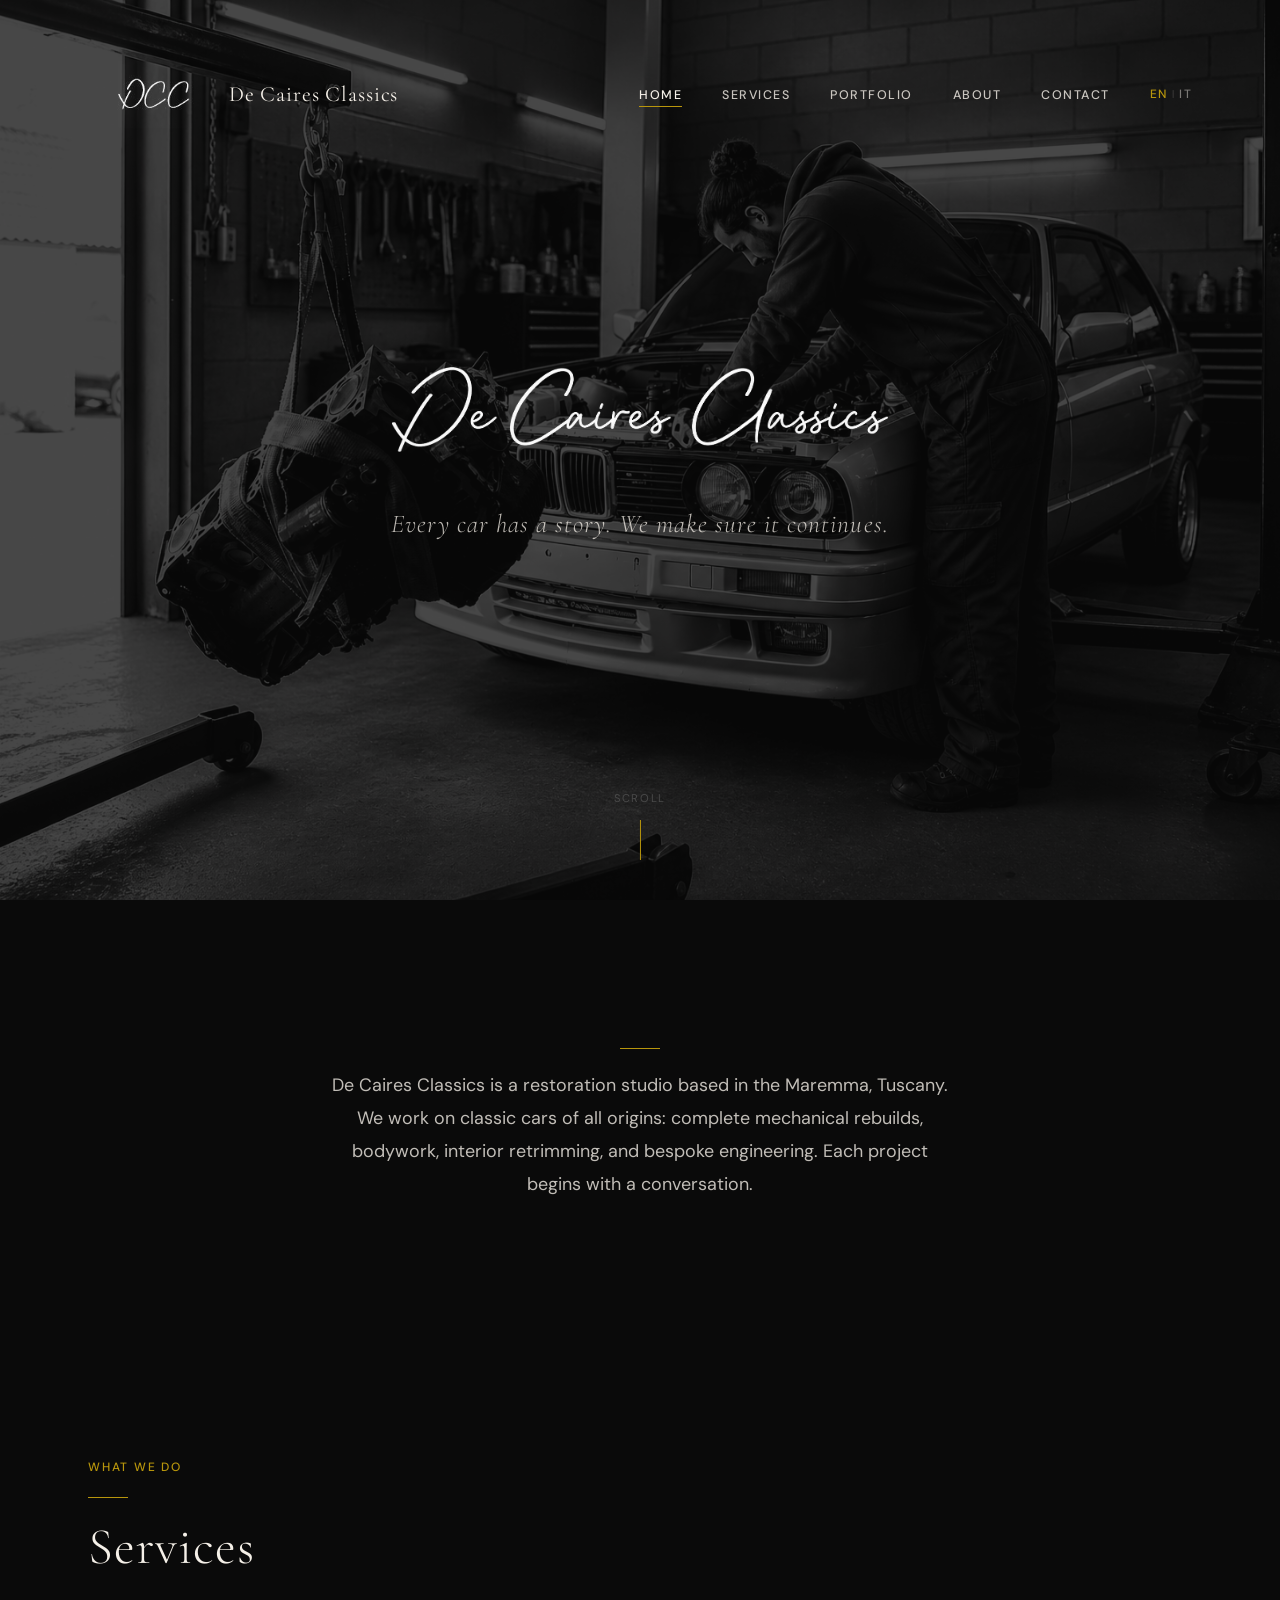
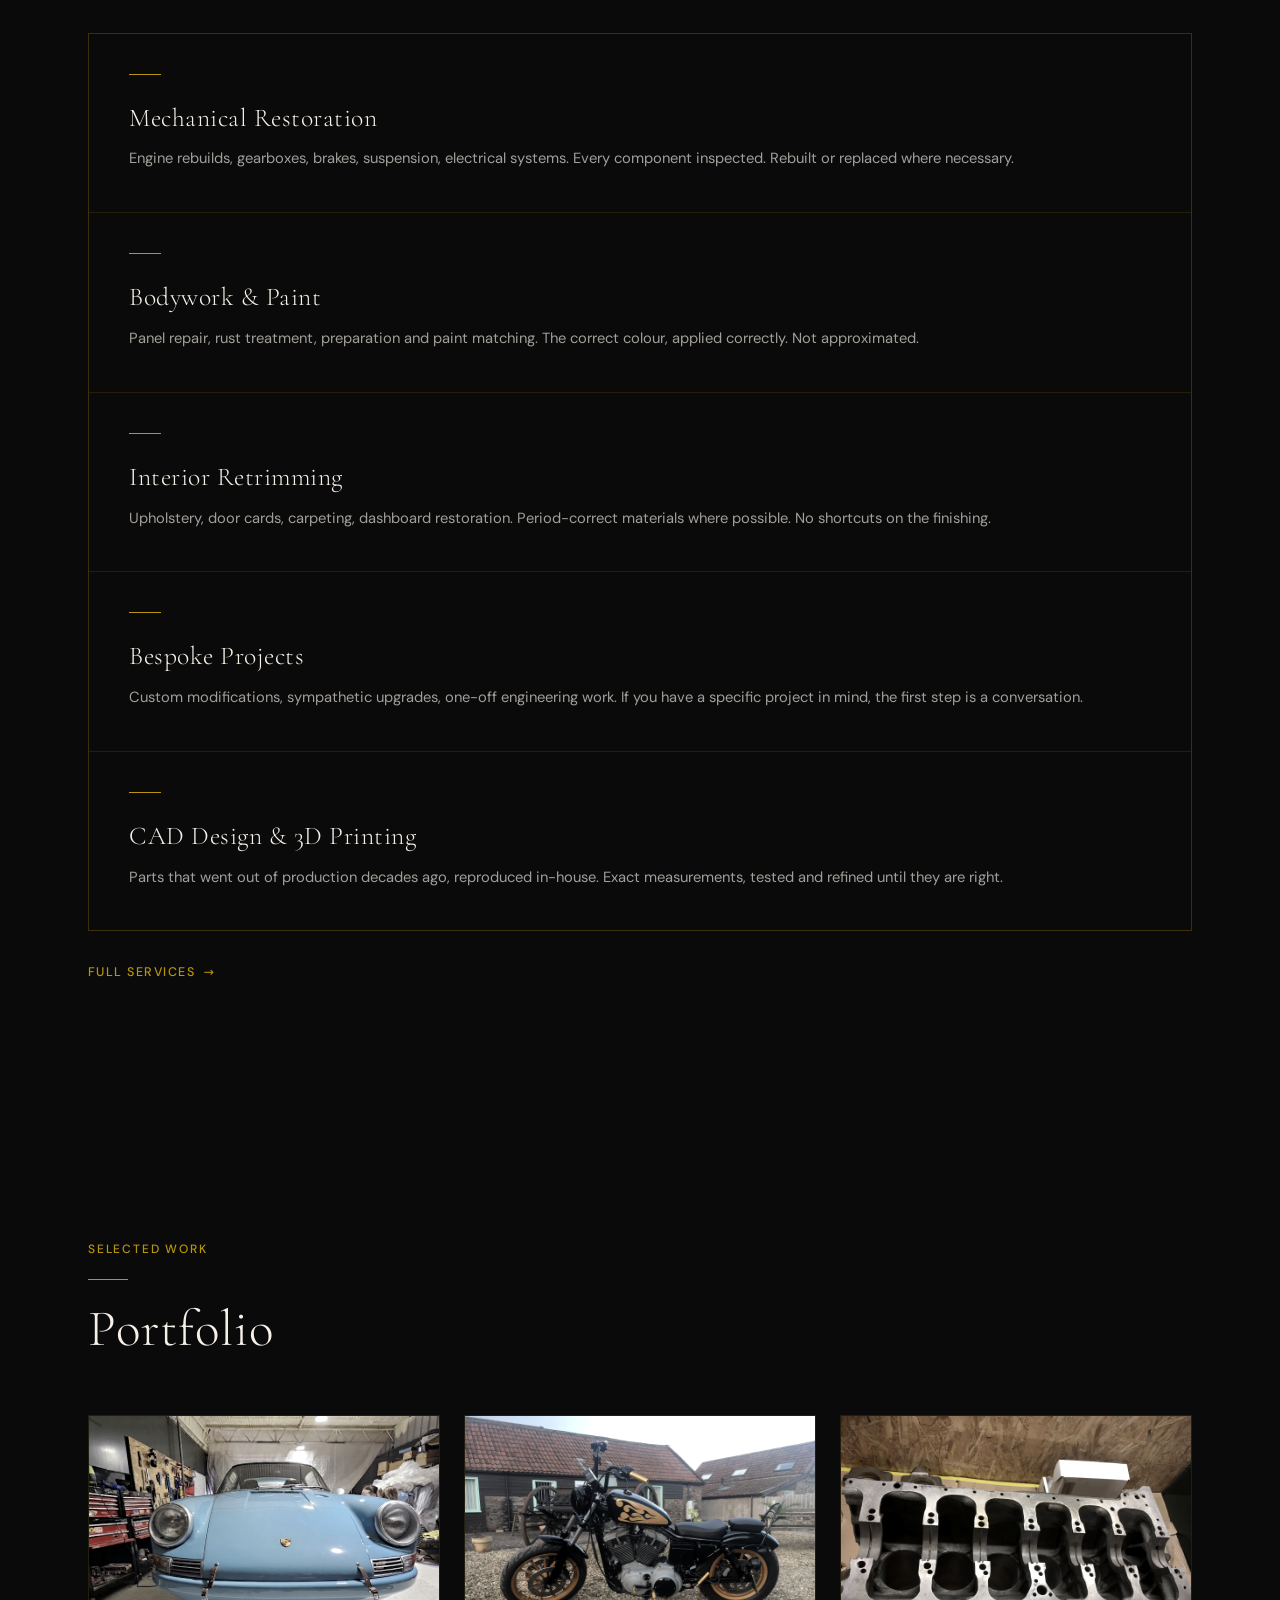
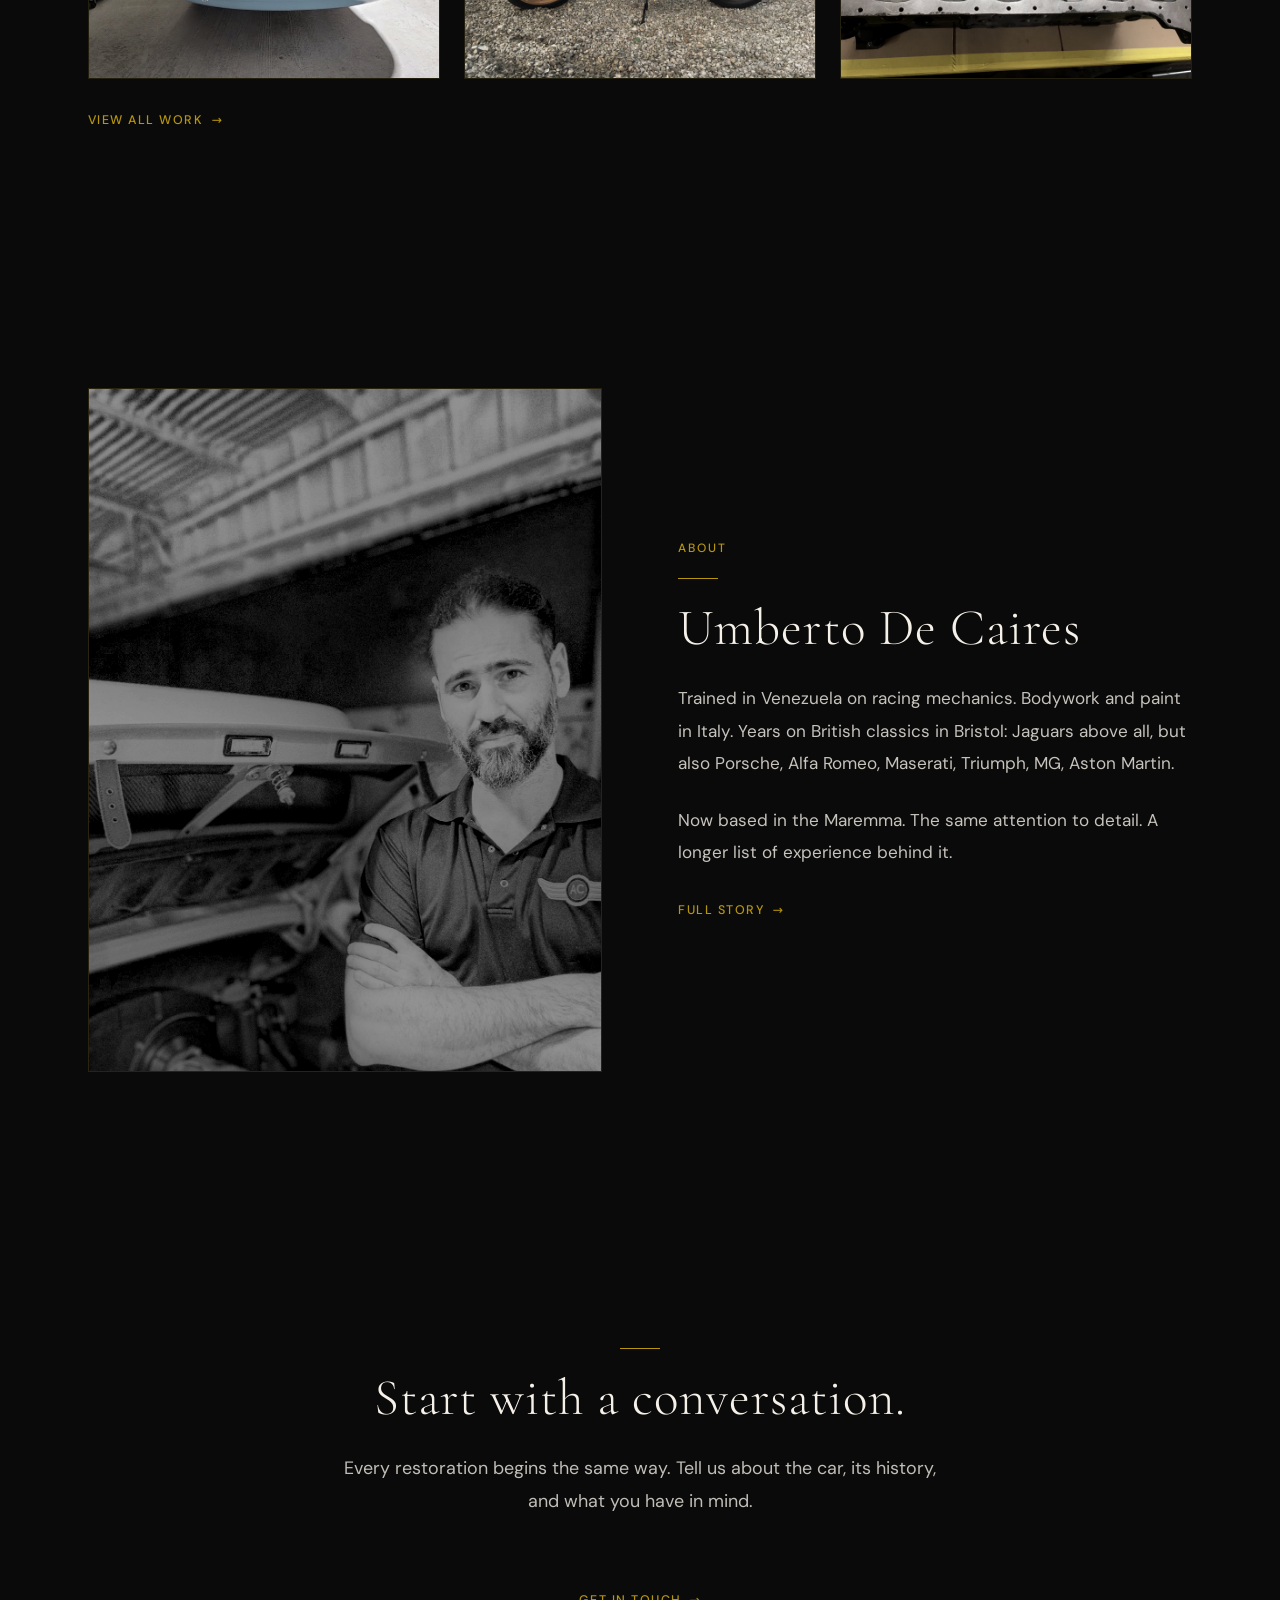
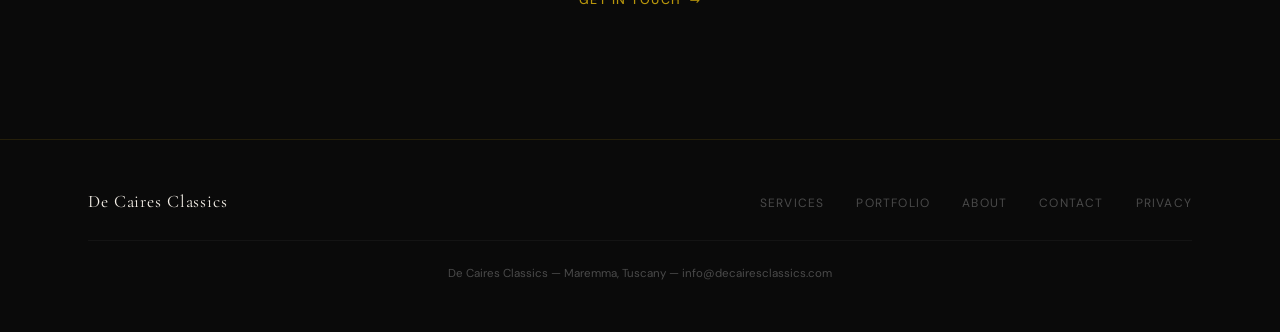
<file: index.html>
<!DOCTYPE html>
<html lang="en" data-page="home">
<head>
  <meta charset="UTF-8">
  <meta name="viewport" content="width=device-width, initial-scale=1.0">
  <title>De Caires Classics — Classic Car Restoration, Maremma, Tuscany</title>
  <meta name="description" content="Classic car restoration studio based in the Maremma, Tuscany. Mechanical rebuilds, bodywork, interior retrimming and bespoke engineering. Every car has a story. We make sure it continues.">
  <meta name="keywords" content="classic car restoration Tuscany, vintage car restoration Maremma, classic car mechanic Grosseto, bespoke classic car restoration Italy, British classic car restoration, Jaguar restoration Italy">
  <link rel="stylesheet" href="css/style.css">
</head>
<body>

  <!-- Navigation -->
  <nav class="nav" role="navigation" aria-label="Main navigation">
    <div class="container">
      <div class="nav__inner">
        <a href="index.html" class="nav__logo"><img src="images/mini-logo.png" alt="">De Caires Classics</a>
        <button class="nav__toggle" aria-label="Toggle menu" aria-expanded="false">
          <span></span><span></span><span></span>
        </button>
        <ul class="nav__links">
          <li><a href="index.html" data-i18n="nav.home">Home</a></li>
          <li><a href="services.html" data-i18n="nav.services">Services</a></li>
          <li><a href="portfolio.html" data-i18n="nav.portfolio">Portfolio</a></li>
          <li><a href="about.html" data-i18n="nav.about">About</a></li>
          <li><a href="contact.html" data-i18n="nav.contact">Contact</a></li>
          <li class="nav__lang">
            <div class="lang-toggle" id="lang-toggle">
              <button class="lang-toggle__option" data-lang="en">EN</button>
              <span class="lang-toggle__sep" aria-hidden="true">|</span>
              <button class="lang-toggle__option" data-lang="it">IT</button>
            </div>
          </li>
        </ul>
      </div>
    </div>
  </nav>

  <!-- Hero -->
  <section class="hero">
    <div class="hero__bg">
      <img src="images/hero.png" alt="">
    </div>
    <div class="hero__content">
      <img
        src="images/DeCaires_Classics_logo_white_transparent.png"
        alt="De Caires Classics"
        class="hero__logo"
      >
      <p class="hero__tagline" data-i18n="home.tagline">Every car has a story. We make sure it continues.</p>
    </div>
    <div class="hero__scroll" aria-hidden="true" data-i18n="home.scroll">Scroll</div>
  </section>

  <!-- Intro -->
  <section class="intro">
    <div class="container">
      <div class="divider divider--center"></div>
      <p class="intro__text" data-i18n="home.intro">
        De Caires Classics is a restoration studio based in the Maremma, Tuscany.
        We work on classic cars of all origins: complete mechanical rebuilds,
        bodywork, interior retrimming, and bespoke engineering.
        Each project begins with a conversation.
      </p>
    </div>
  </section>

  <!-- Services -->
  <section>
    <div class="container">
      <div class="section-header">
        <p class="eyebrow" data-i18n="home.services.eyebrow">What we do</p>
        <div class="divider"></div>
        <h2 data-i18n="home.services.heading">Services</h2>
      </div>
      <div class="services-grid">
        <div class="service-card">
          <div class="service-card__line"></div>
          <h3 data-i18n="home.service.mechanical.title">Mechanical Restoration</h3>
          <p data-i18n="home.service.mechanical.body">Engine rebuilds, gearboxes, brakes, suspension, electrical systems. Every component inspected. Rebuilt or replaced where necessary.</p>
        </div>
        <div class="service-card">
          <div class="service-card__line"></div>
          <h3 data-i18n="home.service.bodywork.title">Bodywork &amp; Paint</h3>
          <p data-i18n="home.service.bodywork.body">Panel repair, rust treatment, preparation and paint matching. The correct colour, applied correctly. Not approximated.</p>
        </div>
        <div class="service-card">
          <div class="service-card__line"></div>
          <h3 data-i18n="home.service.interior.title">Interior Retrimming</h3>
          <p data-i18n="home.service.interior.body">Upholstery, door cards, carpeting, dashboard restoration. Period-correct materials where possible. No shortcuts on the finishing.</p>
        </div>
        <div class="service-card">
          <div class="service-card__line"></div>
          <h3 data-i18n="home.service.bespoke.title">Bespoke Projects</h3>
          <p data-i18n="home.service.bespoke.body">Custom modifications, sympathetic upgrades, one-off engineering work. If you have a specific project in mind, the first step is a conversation.</p>
        </div>
        <div class="service-card">
          <div class="service-card__line"></div>
          <h3 data-i18n="home.service.cad.title">CAD Design &amp; 3D Printing</h3>
          <p data-i18n="home.service.cad.body">Parts that went out of production decades ago, reproduced in-house. Exact measurements, tested and refined until they are right.</p>
        </div>
      </div>
      <a href="services.html" class="link-gold" data-i18n="home.services.link">Full services</a>
    </div>
  </section>

  <!-- Portfolio preview -->
  <section>
    <div class="container">
      <div class="section-header">
        <p class="eyebrow" data-i18n="home.portfolio.eyebrow">Selected work</p>
        <div class="divider"></div>
        <h2 data-i18n="home.portfolio.heading">Portfolio</h2>
      </div>
      <div class="portfolio-grid">
        <a href="portfolio.html" class="portfolio-card">
          <img src="images/portfolio/912R/2025/bccd67ec-ca75-4a5f-b7fc-80e2bb1b598b.jpg" alt="Porsche 912 restoration in progress">
          <div class="portfolio-card__overlay">
            <p class="portfolio-card__tag" data-i18n="home.portfolio.tag.inprogress">In Progress</p>
            <p class="portfolio-card__title">Porsche 912</p>
          </div>
        </a>
        <a href="portfolio.html" class="portfolio-card">
          <img src="images/portfolio/Harley/thumb-1920-857487.jpg" alt="Harley Davidson custom build">
          <div class="portfolio-card__overlay">
            <p class="portfolio-card__tag" data-i18n="home.portfolio.tag.custom">Custom Build</p>
            <p class="portfolio-card__title">Harley Davidson</p>
          </div>
        </a>
        <a href="portfolio.html" class="portfolio-card">
          <img src="images/portfolio/E-Type%204.2%202023-04/1%20-%20WhatsApp%20Image%202023-04-23%20at%2015.56.05.jpeg" alt="Jaguar E-Type 4.2 restoration">
          <div class="portfolio-card__overlay">
            <p class="portfolio-card__tag" data-i18n="home.portfolio.tag.restoration">Restoration</p>
            <p class="portfolio-card__title">Jaguar E-Type 4.2</p>
          </div>
        </a>
      </div>
      <a href="portfolio.html" class="link-gold" data-i18n="home.portfolio.link">View all work</a>
    </div>
  </section>

  <!-- About preview -->
  <section>
    <div class="container">
      <div class="about-split">
        <div class="about-split__image about-split__image--portrait">
          <img src="images/portrait.jpeg" alt="Umberto De Caires">
        </div>
        <div class="about-split__text">
          <p class="eyebrow" data-i18n="home.about.eyebrow">About</p>
          <div class="divider"></div>
          <h2 data-i18n="home.about.heading">Umberto De Caires</h2>
          <div class="prose" style="margin-top: 1.5rem;">
            <p data-i18n="home.about.p1">Trained in Venezuela on racing mechanics. Bodywork and paint in Italy. Years on British classics in Bristol: Jaguars above all, but also Porsche, Alfa Romeo, Maserati, Triumph, MG, Aston Martin.</p>
            <p data-i18n="home.about.p2">Now based in the Maremma. The same attention to detail. A longer list of experience behind it.</p>
          </div>
          <a href="about.html" class="link-gold" data-i18n="home.about.link">Full story</a>
        </div>
      </div>
    </div>
  </section>

  <!-- Contact CTA -->
  <section class="intro">
    <div class="container">
      <div class="divider divider--center"></div>
      <h2 data-i18n="home.cta.heading">Start with a conversation.</h2>
      <p class="intro__text" style="margin-top: 1.5rem;" data-i18n="home.cta.body">
        Every restoration begins the same way. Tell us about the car,
        its history, and what you have in mind.
      </p>
      <div style="text-align: center; margin-top: 2.5rem;">
        <a href="contact.html" class="link-gold" style="justify-content: center;" data-i18n="home.cta.link">Get in touch</a>
      </div>
    </div>
  </section>

  <!-- Footer -->
  <footer class="footer">
    <div class="container">
      <div class="footer__inner">
        <span class="footer__logo">De Caires Classics</span>
        <ul class="footer__links">
          <li><a href="services.html" data-i18n="nav.services">Services</a></li>
          <li><a href="portfolio.html" data-i18n="nav.portfolio">Portfolio</a></li>
          <li><a href="about.html" data-i18n="nav.about">About</a></li>
          <li><a href="contact.html" data-i18n="nav.contact">Contact</a></li>
          <li><a href="privacy.html">Privacy</a></li>
        </ul>
      </div>
      <p class="footer__copy" data-i18n-html="footer.copy">De Caires Classics &mdash; Maremma, Tuscany &mdash; <a href="mailto:info@decairesclassics.com" style="color: inherit;">info@decairesclassics.com</a></p>
    </div>
  </footer>

  <script src="js/vendor/i18next.min.js"></script>
  <script src="js/main.js"></script>
  <script src="js/i18n.js"></script>
</body>
</html>
</file>
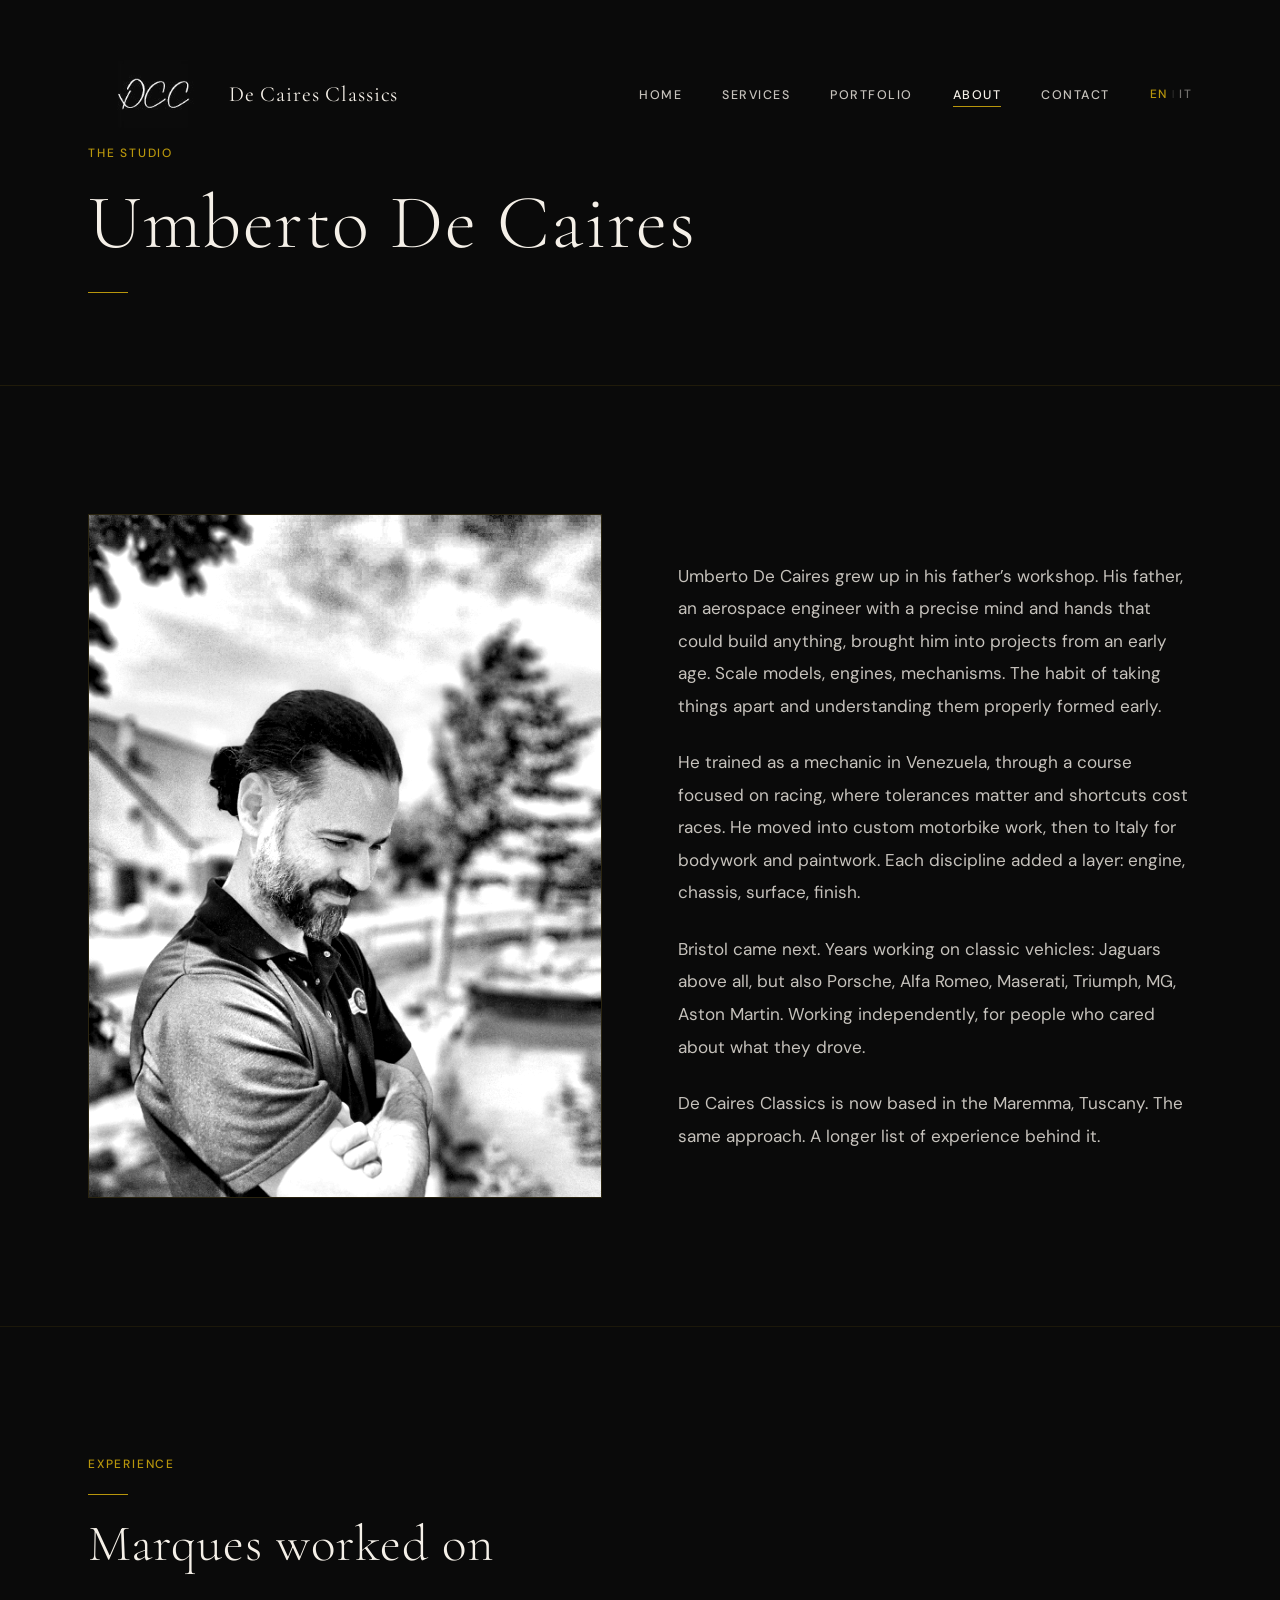
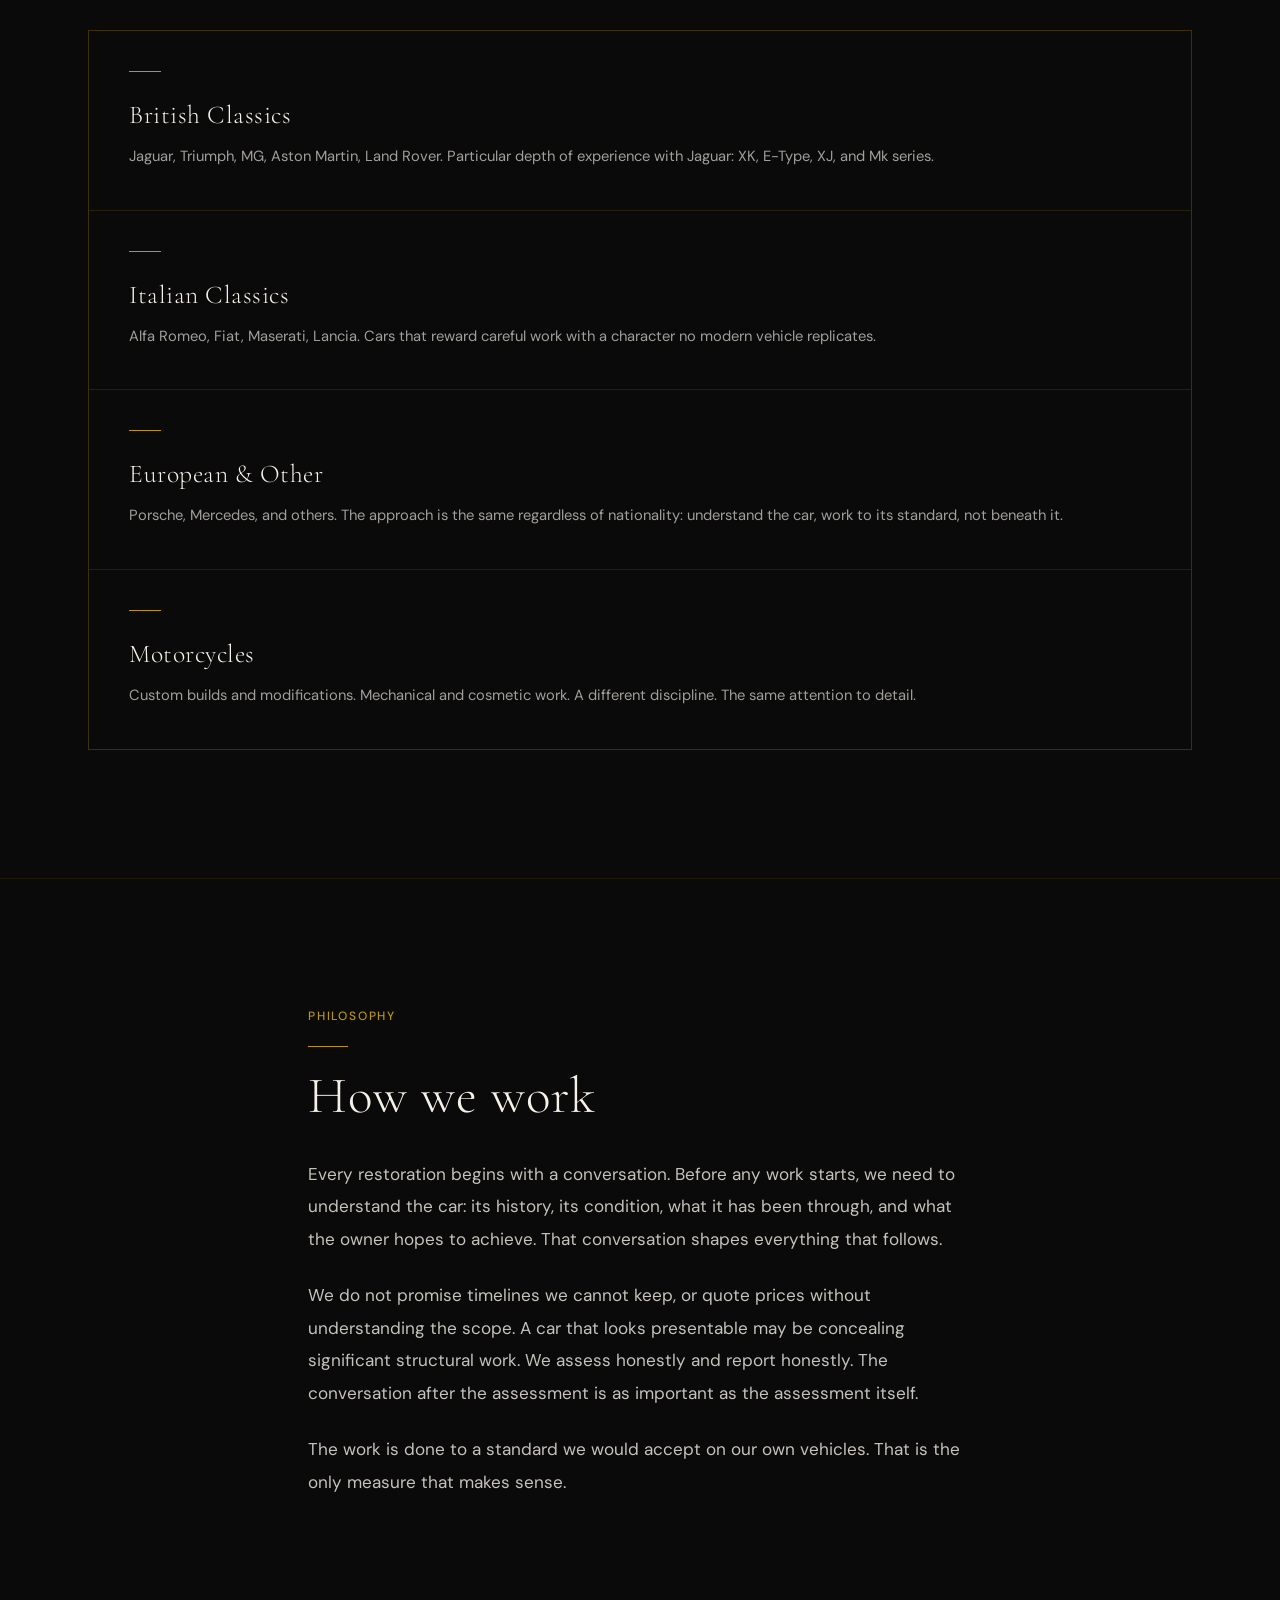
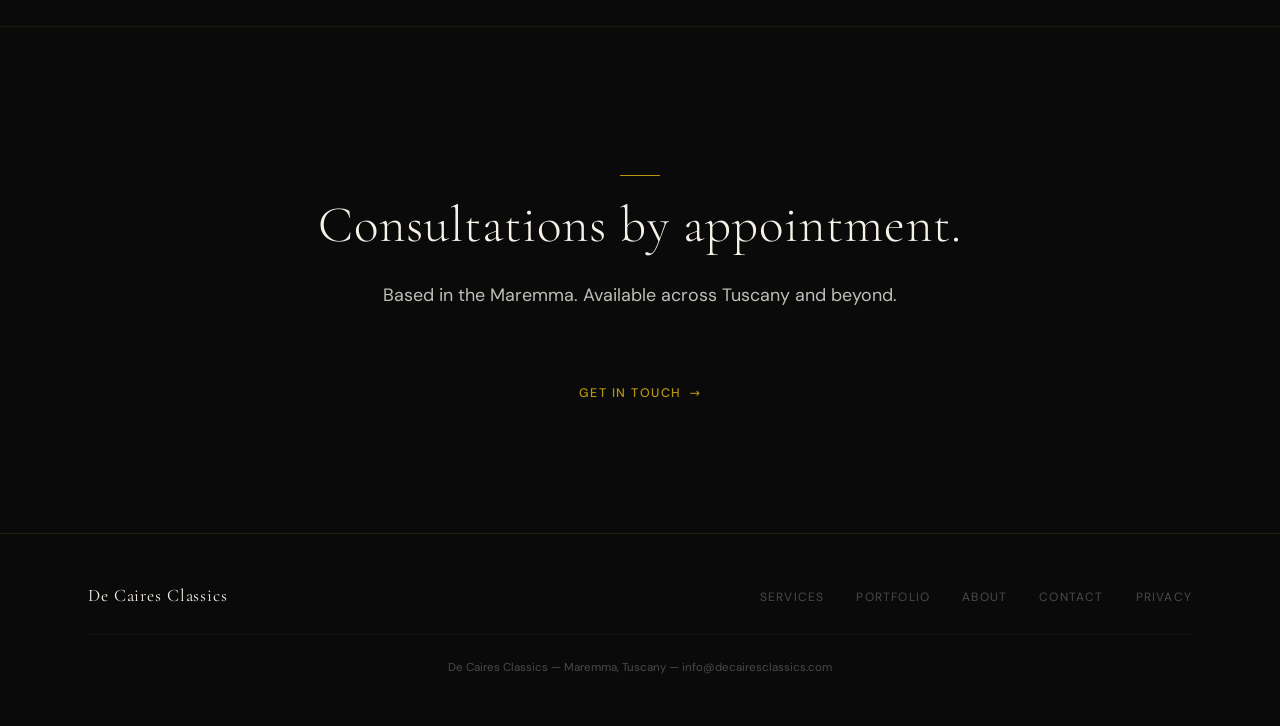
<file: about.html>
<!DOCTYPE html>
<html lang="en" data-page="about">
<head>
  <meta charset="UTF-8">
  <meta name="viewport" content="width=device-width, initial-scale=1.0">
  <title>About — De Caires Classics</title>
  <meta name="description" content="Umberto De Caires — classic car restoration specialist based in the Maremma, Tuscany. Trained in Venezuela, experienced in Italy and Bristol, now working across Tuscany.">
  <link rel="stylesheet" href="css/style.css">
</head>
<body>

  <nav class="nav" role="navigation" aria-label="Main navigation">
    <div class="container">
      <div class="nav__inner">
        <a href="index.html" class="nav__logo"><img src="images/mini-logo.png" alt="">De Caires Classics</a>
        <button class="nav__toggle" aria-label="Toggle menu" aria-expanded="false">
          <span></span><span></span><span></span>
        </button>
        <ul class="nav__links">
          <li><a href="index.html" data-i18n="nav.home">Home</a></li>
          <li><a href="services.html" data-i18n="nav.services">Services</a></li>
          <li><a href="portfolio.html" data-i18n="nav.portfolio">Portfolio</a></li>
          <li><a href="about.html" data-i18n="nav.about">About</a></li>
          <li><a href="contact.html" data-i18n="nav.contact">Contact</a></li>
          <li class="nav__lang">
            <div class="lang-toggle" id="lang-toggle">
              <button class="lang-toggle__option" data-lang="en">EN</button>
              <span class="lang-toggle__sep" aria-hidden="true">|</span>
              <button class="lang-toggle__option" data-lang="it">IT</button>
            </div>
          </li>
        </ul>
      </div>
    </div>
  </nav>

  <header class="page-hero">
    <div class="container">
      <p class="eyebrow" data-i18n="about.eyebrow">The studio</p>
      <h1 data-i18n="about.heading">Umberto De Caires</h1>
      <div class="divider" style="margin-top: 1.5rem;"></div>
    </div>
  </header>

  <!-- Main about section -->
  <section>
    <div class="container">
      <div class="about-split">
        <div class="about-split__image about-split__image--portrait">
          <img src="images/portrait2.jpeg" alt="Umberto De Caires">
        </div>
        <div class="about-split__text">
          <div class="prose">
            <p data-i18n="about.p1">Umberto De Caires grew up in his father's workshop. His father, an aerospace engineer with a precise mind and hands that could build anything, brought him into projects from an early age. Scale models, engines, mechanisms. The habit of taking things apart and understanding them properly formed early.</p>
            <p data-i18n="about.p2">He trained as a mechanic in Venezuela, through a course focused on racing, where tolerances matter and shortcuts cost races. He moved into custom motorbike work, then to Italy for bodywork and paintwork. Each discipline added a layer: engine, chassis, surface, finish.</p>
            <p data-i18n="about.p3">Bristol came next. Years working on classic vehicles: Jaguars above all, but also Porsche, Alfa Romeo, Maserati, Triumph, MG, Aston Martin. Working independently, for people who cared about what they drove.</p>
            <p data-i18n="about.p4">De Caires Classics is now based in the Maremma, Tuscany. The same approach. A longer list of experience behind it.</p>
          </div>
        </div>
      </div>
    </div>
  </section>

  <!-- Experience -->
  <section style="border-top: 1px solid rgba(184,150,12,0.1);">
    <div class="container">
      <div class="section-header">
        <p class="eyebrow" data-i18n="about.exp.eyebrow">Experience</p>
        <div class="divider"></div>
        <h2 data-i18n="about.exp.heading">Marques worked on</h2>
      </div>
      <div class="services-grid">
        <div class="service-card">
          <div class="service-card__line"></div>
          <h3 data-i18n="about.british.title">British Classics</h3>
          <p data-i18n="about.british.body">Jaguar, Triumph, MG, Aston Martin, Land Rover. Particular depth of experience with Jaguar: XK, E-Type, XJ, and Mk series.</p>
        </div>
        <div class="service-card">
          <div class="service-card__line"></div>
          <h3 data-i18n="about.italian.title">Italian Classics</h3>
          <p data-i18n="about.italian.body">Alfa Romeo, Fiat, Maserati, Lancia. Cars that reward careful work with a character no modern vehicle replicates.</p>
        </div>
        <div class="service-card">
          <div class="service-card__line"></div>
          <h3 data-i18n="about.european.title">European &amp; Other</h3>
          <p data-i18n="about.european.body">Porsche, Mercedes, and others. The approach is the same regardless of nationality: understand the car, work to its standard, not beneath it.</p>
        </div>
        <div class="service-card">
          <div class="service-card__line"></div>
          <h3 data-i18n="about.motorcycles.title">Motorcycles</h3>
          <p data-i18n="about.motorcycles.body">Custom builds and modifications. Mechanical and cosmetic work. A different discipline. The same attention to detail.</p>
        </div>
      </div>
    </div>
  </section>

  <!-- Philosophy -->
  <section style="border-top: 1px solid rgba(184,150,12,0.1);">
    <div class="container" style="max-width: 760px;">
      <p class="eyebrow" data-i18n="about.philo.eyebrow">Philosophy</p>
      <div class="divider"></div>
      <h2 style="margin-bottom: 2rem;" data-i18n="about.philo.heading">How we work</h2>
      <div class="prose">
        <p data-i18n="about.philo.p1">Every restoration begins with a conversation. Before any work starts, we need to understand the car: its history, its condition, what it has been through, and what the owner hopes to achieve. That conversation shapes everything that follows.</p>
        <p data-i18n="about.philo.p2">We do not promise timelines we cannot keep, or quote prices without understanding the scope. A car that looks presentable may be concealing significant structural work. We assess honestly and report honestly. The conversation after the assessment is as important as the assessment itself.</p>
        <p data-i18n="about.philo.p3">The work is done to a standard we would accept on our own vehicles. That is the only measure that makes sense.</p>
      </div>
    </div>
  </section>

  <!-- CTA -->
  <section class="intro" style="border-top: 1px solid rgba(184,150,12,0.1);">
    <div class="container">
      <div class="divider divider--center"></div>
      <h2 data-i18n="about.cta.heading">Consultations by appointment.</h2>
      <p class="intro__text" style="margin-top: 1.5rem;" data-i18n="about.cta.body">
        Based in the Maremma. Available across Tuscany and beyond.
      </p>
      <div style="text-align: center; margin-top: 2.5rem;">
        <a href="contact.html" class="link-gold" style="justify-content: center;" data-i18n="about.cta.link">Get in touch</a>
      </div>
    </div>
  </section>

  <footer class="footer">
    <div class="container">
      <div class="footer__inner">
        <span class="footer__logo">De Caires Classics</span>
        <ul class="footer__links">
          <li><a href="services.html" data-i18n="nav.services">Services</a></li>
          <li><a href="portfolio.html" data-i18n="nav.portfolio">Portfolio</a></li>
          <li><a href="about.html" data-i18n="nav.about">About</a></li>
          <li><a href="contact.html" data-i18n="nav.contact">Contact</a></li>
          <li><a href="privacy.html">Privacy</a></li>
        </ul>
      </div>
      <p class="footer__copy" data-i18n-html="footer.copy">De Caires Classics &mdash; Maremma, Tuscany &mdash; <a href="mailto:info@decairesclassics.com" style="color: inherit;">info@decairesclassics.com</a></p>
    </div>
  </footer>

  <script src="js/vendor/i18next.min.js"></script>
  <script src="js/main.js"></script>
  <script src="js/i18n.js"></script>
</body>
</html>
</file>
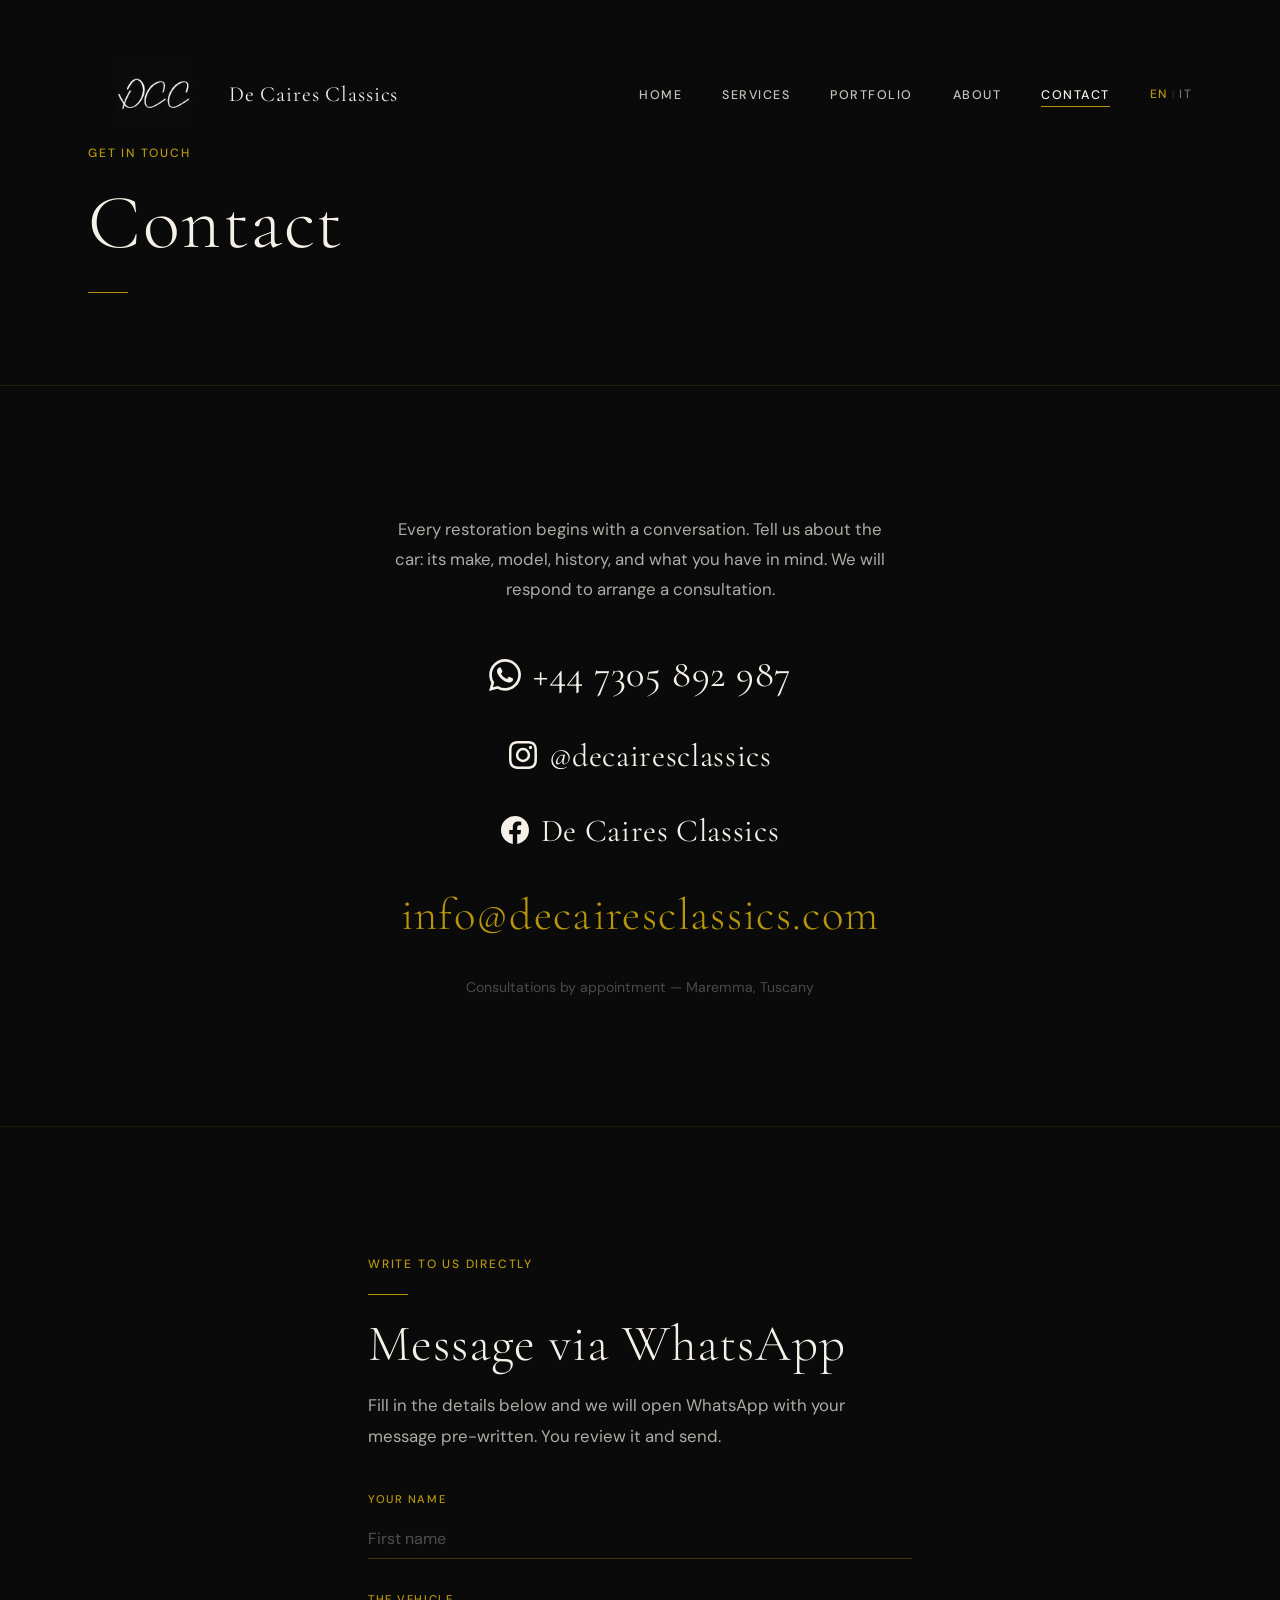
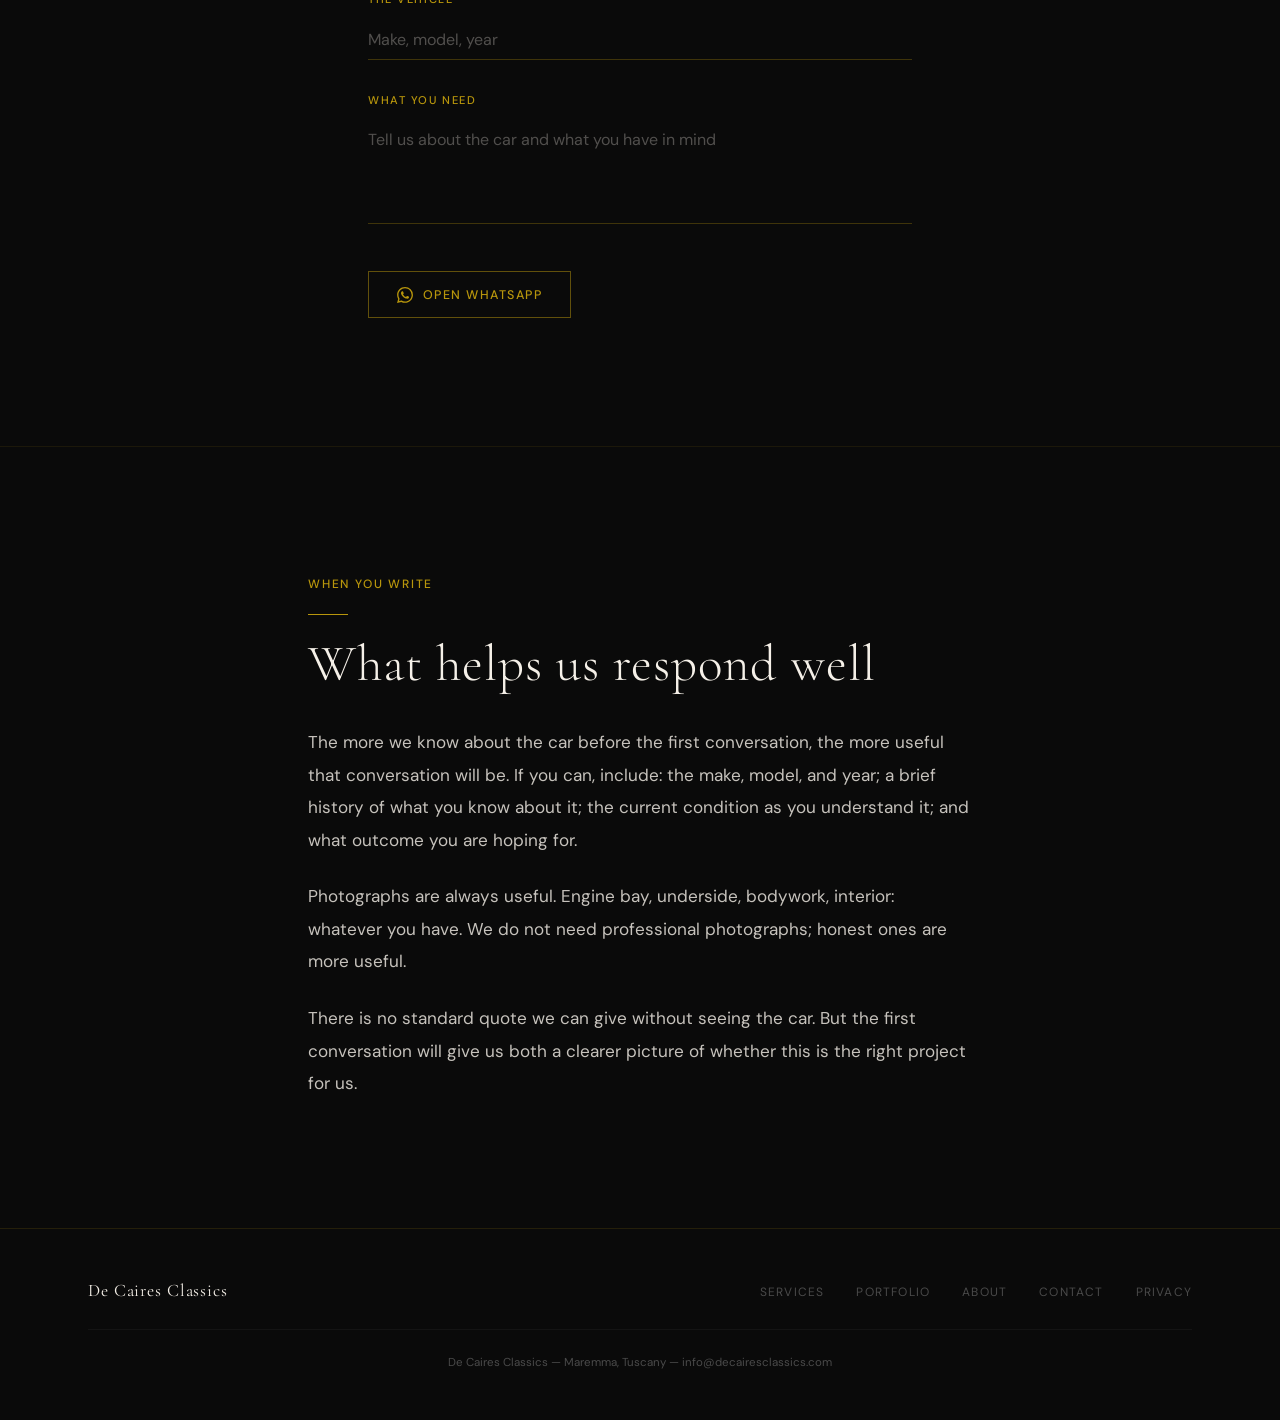
<file: contact.html>
<!DOCTYPE html>
<html lang="en" data-page="contact">
<head>
  <meta charset="UTF-8">
  <meta name="viewport" content="width=device-width, initial-scale=1.0">
  <title>Contact — De Caires Classics</title>
  <meta name="description" content="Contact De Caires Classics. Classic car restoration studio in the Maremma, Tuscany. Consultations by appointment.">
  <link rel="stylesheet" href="css/style.css">
</head>
<body>

  <nav class="nav" role="navigation" aria-label="Main navigation">
    <div class="container">
      <div class="nav__inner">
        <a href="index.html" class="nav__logo"><img src="images/mini-logo.png" alt="">De Caires Classics</a>
        <button class="nav__toggle" aria-label="Toggle menu" aria-expanded="false">
          <span></span><span></span><span></span>
        </button>
        <ul class="nav__links">
          <li><a href="index.html" data-i18n="nav.home">Home</a></li>
          <li><a href="services.html" data-i18n="nav.services">Services</a></li>
          <li><a href="portfolio.html" data-i18n="nav.portfolio">Portfolio</a></li>
          <li><a href="about.html" data-i18n="nav.about">About</a></li>
          <li><a href="contact.html" data-i18n="nav.contact">Contact</a></li>
          <li class="nav__lang">
            <div class="lang-toggle" id="lang-toggle">
              <button class="lang-toggle__option" data-lang="en">EN</button>
              <span class="lang-toggle__sep" aria-hidden="true">|</span>
              <button class="lang-toggle__option" data-lang="it">IT</button>
            </div>
          </li>
        </ul>
      </div>
    </div>
  </nav>

  <header class="page-hero">
    <div class="container">
      <p class="eyebrow" data-i18n="contact.eyebrow">Get in touch</p>
      <h1 data-i18n="contact.heading">Contact</h1>
      <div class="divider" style="margin-top: 1.5rem;"></div>
    </div>
  </header>

  <section>
    <div class="container">
      <div class="contact-block">
        <p style="color: rgba(245,240,232,0.7); max-width: 500px; margin: 0 auto; line-height: 1.8;" data-i18n="contact.intro">
          Every restoration begins with a conversation. Tell us about the car:
          its make, model, history, and what you have in mind. We will respond
          to arrange a consultation.
        </p>
        <a href="https://wa.me/447305892987" class="contact-block__whatsapp" target="_blank" rel="noopener">
          <svg xmlns="http://www.w3.org/2000/svg" viewBox="0 0 24 24" fill="currentColor" width="32" height="32" aria-hidden="true"><path d="M17.472 14.382c-.297-.149-1.758-.867-2.03-.967-.273-.099-.471-.148-.67.15-.197.297-.767.966-.94 1.164-.173.199-.347.223-.644.075-.297-.15-1.255-.463-2.39-1.475-.883-.788-1.48-1.761-1.653-2.059-.173-.297-.018-.458.13-.606.134-.133.298-.347.446-.52.149-.174.198-.298.298-.497.099-.198.05-.371-.025-.52-.075-.149-.669-1.612-.916-2.207-.242-.579-.487-.5-.669-.51-.173-.008-.371-.01-.57-.01-.198 0-.52.074-.792.372-.272.297-1.04 1.016-1.04 2.479 0 1.462 1.065 2.875 1.213 3.074.149.198 2.096 3.2 5.077 4.487.709.306 1.262.489 1.694.625.712.227 1.36.195 1.871.118.571-.085 1.758-.719 2.006-1.413.248-.694.248-1.289.173-1.413-.074-.124-.272-.198-.57-.347m-5.421 7.403h-.004a9.87 9.87 0 01-5.031-1.378l-.361-.214-3.741.982.998-3.648-.235-.374a9.86 9.86 0 01-1.51-5.26c.001-5.45 4.436-9.884 9.888-9.884 2.64 0 5.122 1.03 6.988 2.898a9.825 9.825 0 012.893 6.994c-.003 5.45-4.437 9.884-9.885 9.884m8.413-18.297A11.815 11.815 0 0012.05 0C5.495 0 .16 5.335.157 11.892c0 2.096.547 4.142 1.588 5.945L.057 24l6.305-1.654a11.882 11.882 0 005.683 1.448h.005c6.554 0 11.89-5.335 11.893-11.893a11.821 11.821 0 00-3.48-8.413z"/></svg>
          +44 7305 892 987
        </a>
        <a href="https://www.instagram.com/decairesclassics/" class="contact-block__social" target="_blank" rel="noopener">
          <svg xmlns="http://www.w3.org/2000/svg" viewBox="0 0 24 24" fill="currentColor" width="28" height="28" aria-hidden="true"><path d="M12 2.163c3.204 0 3.584.012 4.85.07 3.252.148 4.771 1.691 4.919 4.919.058 1.265.069 1.645.069 4.849 0 3.205-.012 3.584-.069 4.849-.149 3.225-1.664 4.771-4.919 4.919-1.266.058-1.644.07-4.85.07-3.204 0-3.584-.012-4.849-.07-3.26-.149-4.771-1.699-4.919-4.92-.058-1.265-.07-1.644-.07-4.849 0-3.204.013-3.583.07-4.849.149-3.227 1.664-4.771 4.919-4.919 1.266-.057 1.645-.069 4.849-.069zM12 0C8.741 0 8.333.014 7.053.072 2.695.272.273 2.69.073 7.052.014 8.333 0 8.741 0 12c0 3.259.014 3.668.072 4.948.2 4.358 2.618 6.78 6.98 6.98C8.333 23.986 8.741 24 12 24c3.259 0 3.668-.014 4.948-.072 4.354-.2 6.782-2.618 6.979-6.98.059-1.28.073-1.689.073-4.948 0-3.259-.014-3.667-.072-4.947-.196-4.354-2.617-6.78-6.979-6.98C15.668.014 15.259 0 12 0zm0 5.838a6.162 6.162 0 100 12.324 6.162 6.162 0 000-12.324zM12 16a4 4 0 110-8 4 4 0 010 8zm6.406-11.845a1.44 1.44 0 100 2.881 1.44 1.44 0 000-2.881z"/></svg>
          @decairesclassics
        </a>
        <a href="https://www.facebook.com/decairesclassics" class="contact-block__social" target="_blank" rel="noopener">
          <svg xmlns="http://www.w3.org/2000/svg" viewBox="0 0 24 24" fill="currentColor" width="28" height="28" aria-hidden="true"><path d="M24 12.073c0-6.627-5.373-12-12-12s-12 5.373-12 12c0 5.99 4.388 10.954 10.125 11.854v-8.385H7.078v-3.47h3.047V9.43c0-3.007 1.792-4.669 4.533-4.669 1.312 0 2.686.235 2.686.235v2.953H15.83c-1.491 0-1.956.925-1.956 1.874v2.25h3.328l-.532 3.47h-2.796v8.385C19.612 23.027 24 18.062 24 12.073z"/></svg>
          De Caires Classics
        </a>
        <a href="mailto:info@decairesclassics.com" class="contact-block__email">
          info@decairesclassics.com
        </a>
        <p class="contact-block__note" data-i18n="contact.note">Consultations by appointment &mdash; Maremma, Tuscany</p>
      </div>
    </div>
  </section>

  <!-- WhatsApp form -->
  <section style="border-top: 1px solid rgba(184,150,12,0.1);">
    <div class="container" style="max-width: 640px;">
      <p class="eyebrow" data-i18n="contact.form.eyebrow">Write to us directly</p>
      <div class="divider"></div>
      <h2 style="margin-bottom: 1rem;" data-i18n="contact.form.heading">Message via WhatsApp</h2>
      <p style="color: rgba(245,240,232,0.7); line-height: 1.8; margin-bottom: 2.5rem;" data-i18n="contact.form.intro">
        Fill in the details below and we will open WhatsApp with your message
        pre-written. You review it and send.
      </p>
      <form class="wa-form" id="wa-form" novalidate>
        <div class="wa-form__field">
          <label for="wa-name" data-i18n="contact.form.name.label">Your name</label>
          <input type="text" id="wa-name" name="name" data-i18n-placeholder="contact.form.name.placeholder" placeholder="First name" autocomplete="given-name">
        </div>
        <div class="wa-form__field">
          <label for="wa-car" data-i18n="contact.form.car.label">The vehicle</label>
          <input type="text" id="wa-car" name="car" data-i18n-placeholder="contact.form.car.placeholder" placeholder="Make, model, year">
        </div>
        <div class="wa-form__field">
          <label for="wa-message" data-i18n="contact.form.message.label">What you need</label>
          <textarea id="wa-message" name="message" rows="4" data-i18n-placeholder="contact.form.message.placeholder" placeholder="Tell us about the car and what you have in mind"></textarea>
        </div>
        <button type="submit" class="wa-form__submit">
          <svg xmlns="http://www.w3.org/2000/svg" viewBox="0 0 24 24" fill="currentColor" width="16" height="16" aria-hidden="true"><path d="M17.472 14.382c-.297-.149-1.758-.867-2.03-.967-.273-.099-.471-.148-.67.15-.197.297-.767.966-.94 1.164-.173.199-.347.223-.644.075-.297-.15-1.255-.463-2.39-1.475-.883-.788-1.48-1.761-1.653-2.059-.173-.297-.018-.458.13-.606.134-.133.298-.347.446-.52.149-.174.198-.298.298-.497.099-.198.05-.371-.025-.52-.075-.149-.669-1.612-.916-2.207-.242-.579-.487-.5-.669-.51-.173-.008-.371-.01-.57-.01-.198 0-.52.074-.792.372-.272.297-1.04 1.016-1.04 2.479 0 1.462 1.065 2.875 1.213 3.074.149.198 2.096 3.2 5.077 4.487.709.306 1.262.489 1.694.625.712.227 1.36.195 1.871.118.571-.085 1.758-.719 2.006-1.413.248-.694.248-1.289.173-1.413-.074-.124-.272-.198-.57-.347m-5.421 7.403h-.004a9.87 9.87 0 01-5.031-1.378l-.361-.214-3.741.982.998-3.648-.235-.374a9.86 9.86 0 01-1.51-5.26c.001-5.45 4.436-9.884 9.888-9.884 2.64 0 5.122 1.03 6.988 2.898a9.825 9.825 0 012.893 6.994c-.003 5.45-4.437 9.884-9.885 9.884m8.413-18.297A11.815 11.815 0 0012.05 0C5.495 0 .16 5.335.157 11.892c0 2.096.547 4.142 1.588 5.945L.057 24l6.305-1.654a11.882 11.882 0 005.683 1.448h.005c6.554 0 11.89-5.335 11.893-11.893a11.821 11.821 0 00-3.48-8.413z"/></svg>
          <span data-i18n="contact.form.submit">Open WhatsApp</span>
        </button>
      </form>
    </div>
  </section>

  <!-- What to include -->
  <section style="border-top: 1px solid rgba(184,150,12,0.1);">
    <div class="container" style="max-width: 760px;">
      <p class="eyebrow" data-i18n="contact.help.eyebrow">When you write</p>
      <div class="divider"></div>
      <h2 style="margin-bottom: 2rem;" data-i18n="contact.help.heading">What helps us respond well</h2>
      <div class="prose">
        <p data-i18n="contact.help.p1">The more we know about the car before the first conversation, the more useful that conversation will be. If you can, include: the make, model, and year; a brief history of what you know about it; the current condition as you understand it; and what outcome you are hoping for.</p>
        <p data-i18n="contact.help.p2">Photographs are always useful. Engine bay, underside, bodywork, interior: whatever you have. We do not need professional photographs; honest ones are more useful.</p>
        <p data-i18n="contact.help.p3">There is no standard quote we can give without seeing the car. But the first conversation will give us both a clearer picture of whether this is the right project for us.</p>
      </div>
    </div>
  </section>

  <footer class="footer">
    <div class="container">
      <div class="footer__inner">
        <span class="footer__logo">De Caires Classics</span>
        <ul class="footer__links">
          <li><a href="services.html" data-i18n="nav.services">Services</a></li>
          <li><a href="portfolio.html" data-i18n="nav.portfolio">Portfolio</a></li>
          <li><a href="about.html" data-i18n="nav.about">About</a></li>
          <li><a href="contact.html" data-i18n="nav.contact">Contact</a></li>
          <li><a href="privacy.html">Privacy</a></li>
        </ul>
      </div>
      <p class="footer__copy" data-i18n-html="footer.copy">De Caires Classics &mdash; Maremma, Tuscany &mdash; <a href="mailto:info@decairesclassics.com" style="color: inherit;">info@decairesclassics.com</a></p>
    </div>
  </footer>

  <script src="js/vendor/i18next.min.js"></script>
  <script src="js/main.js"></script>
  <script src="js/i18n.js"></script>
</body>
</html>
</file>
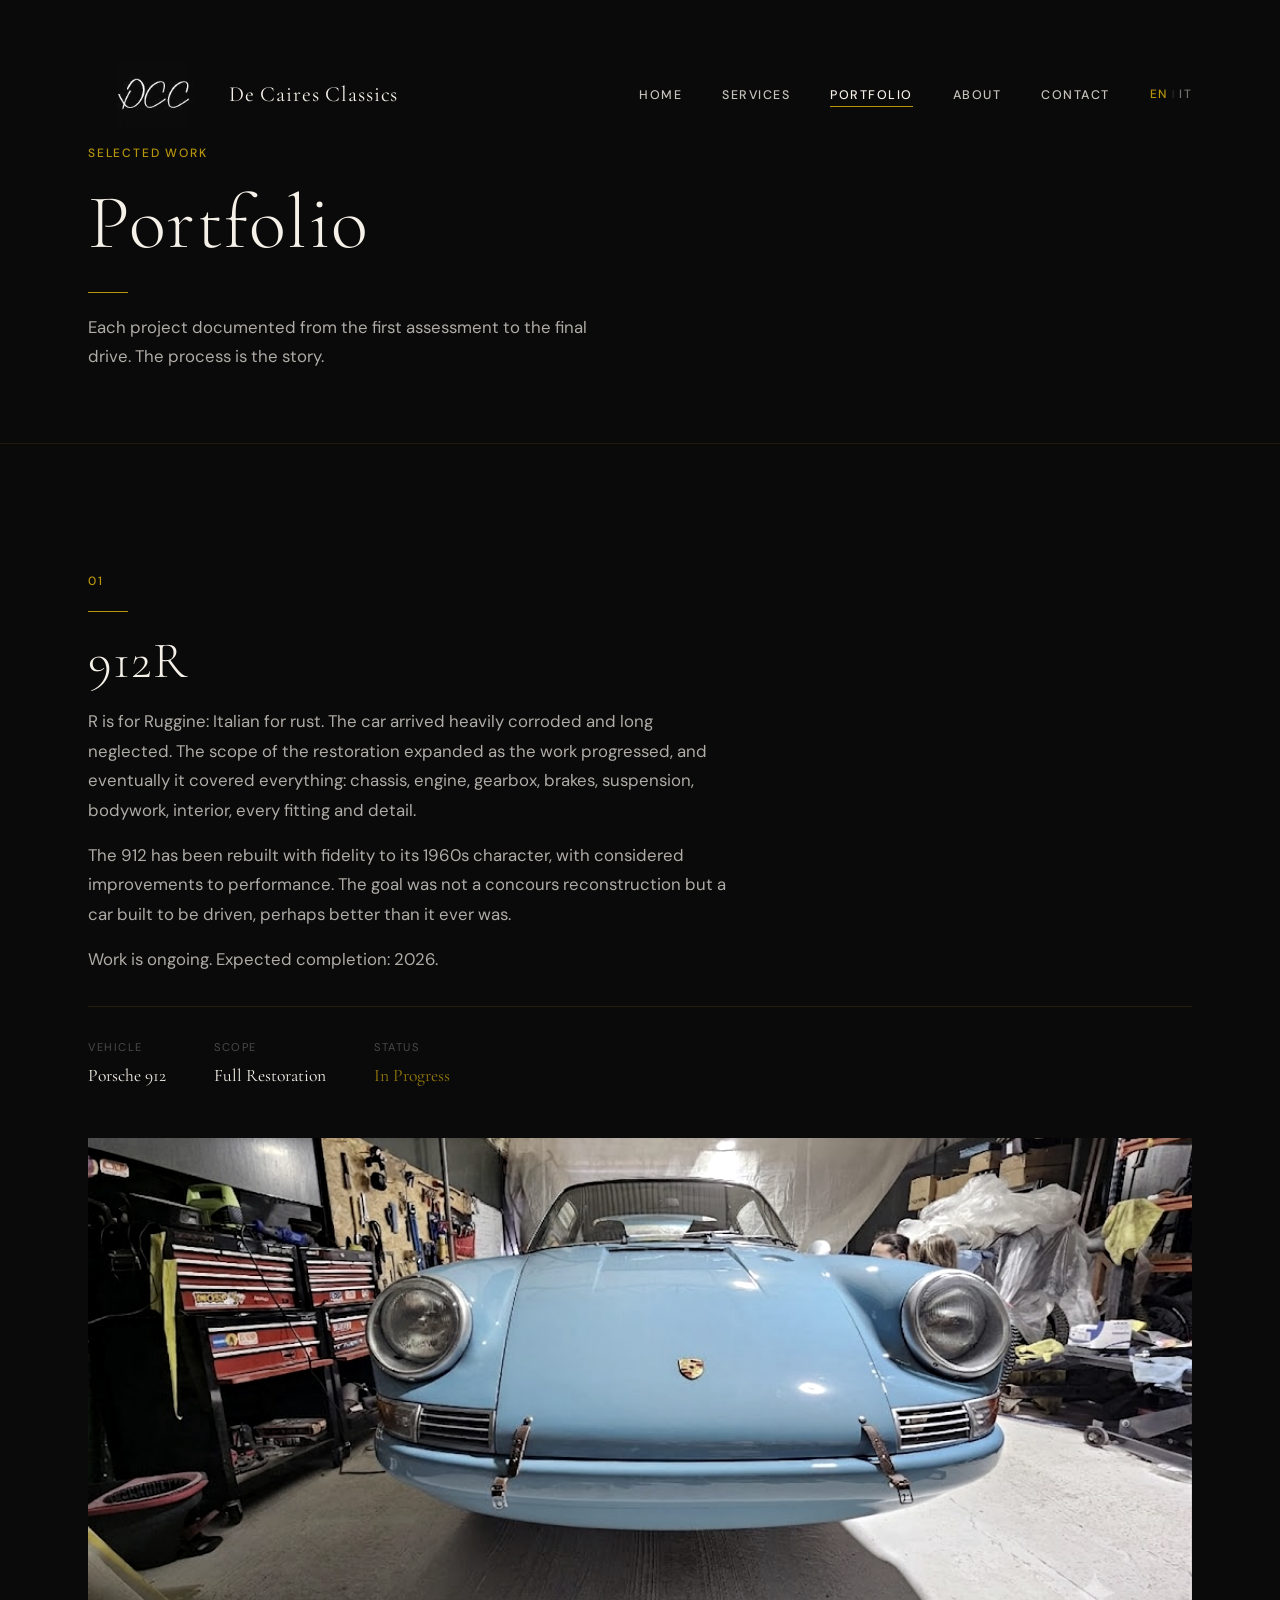
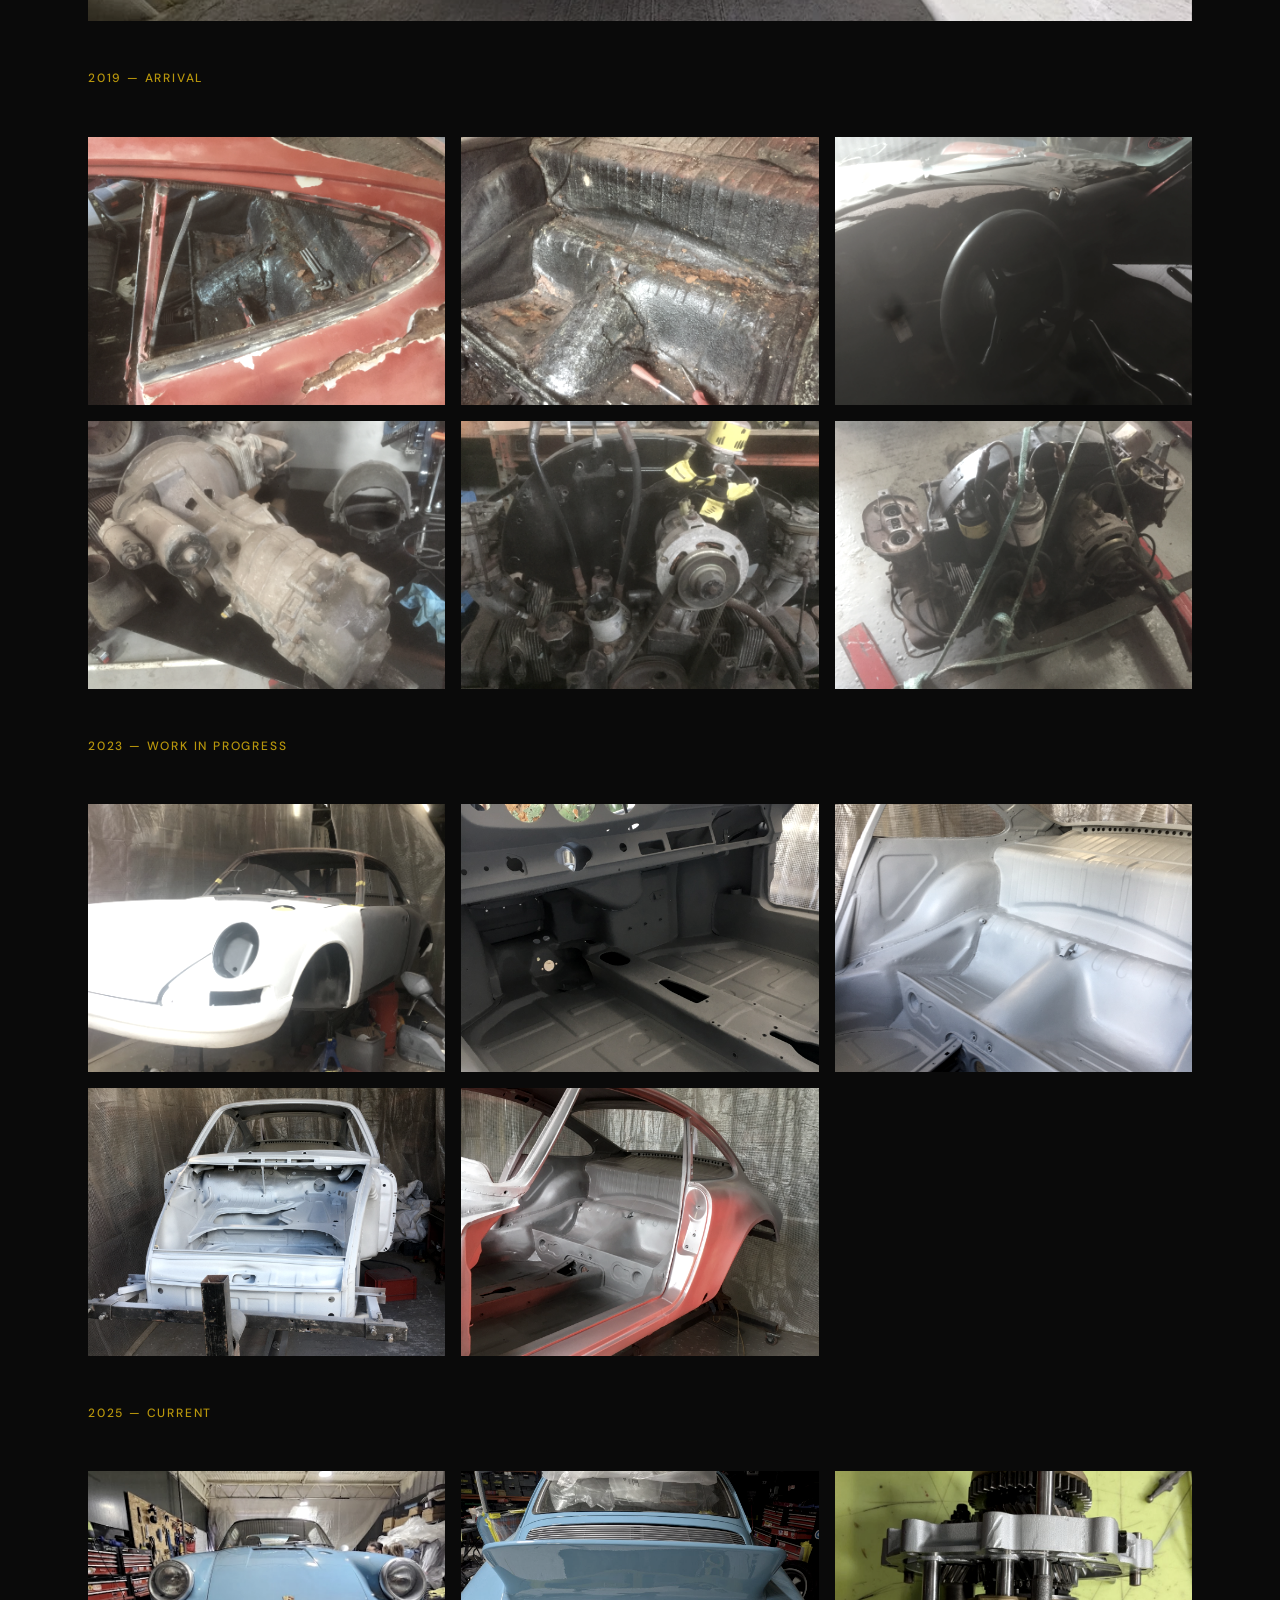
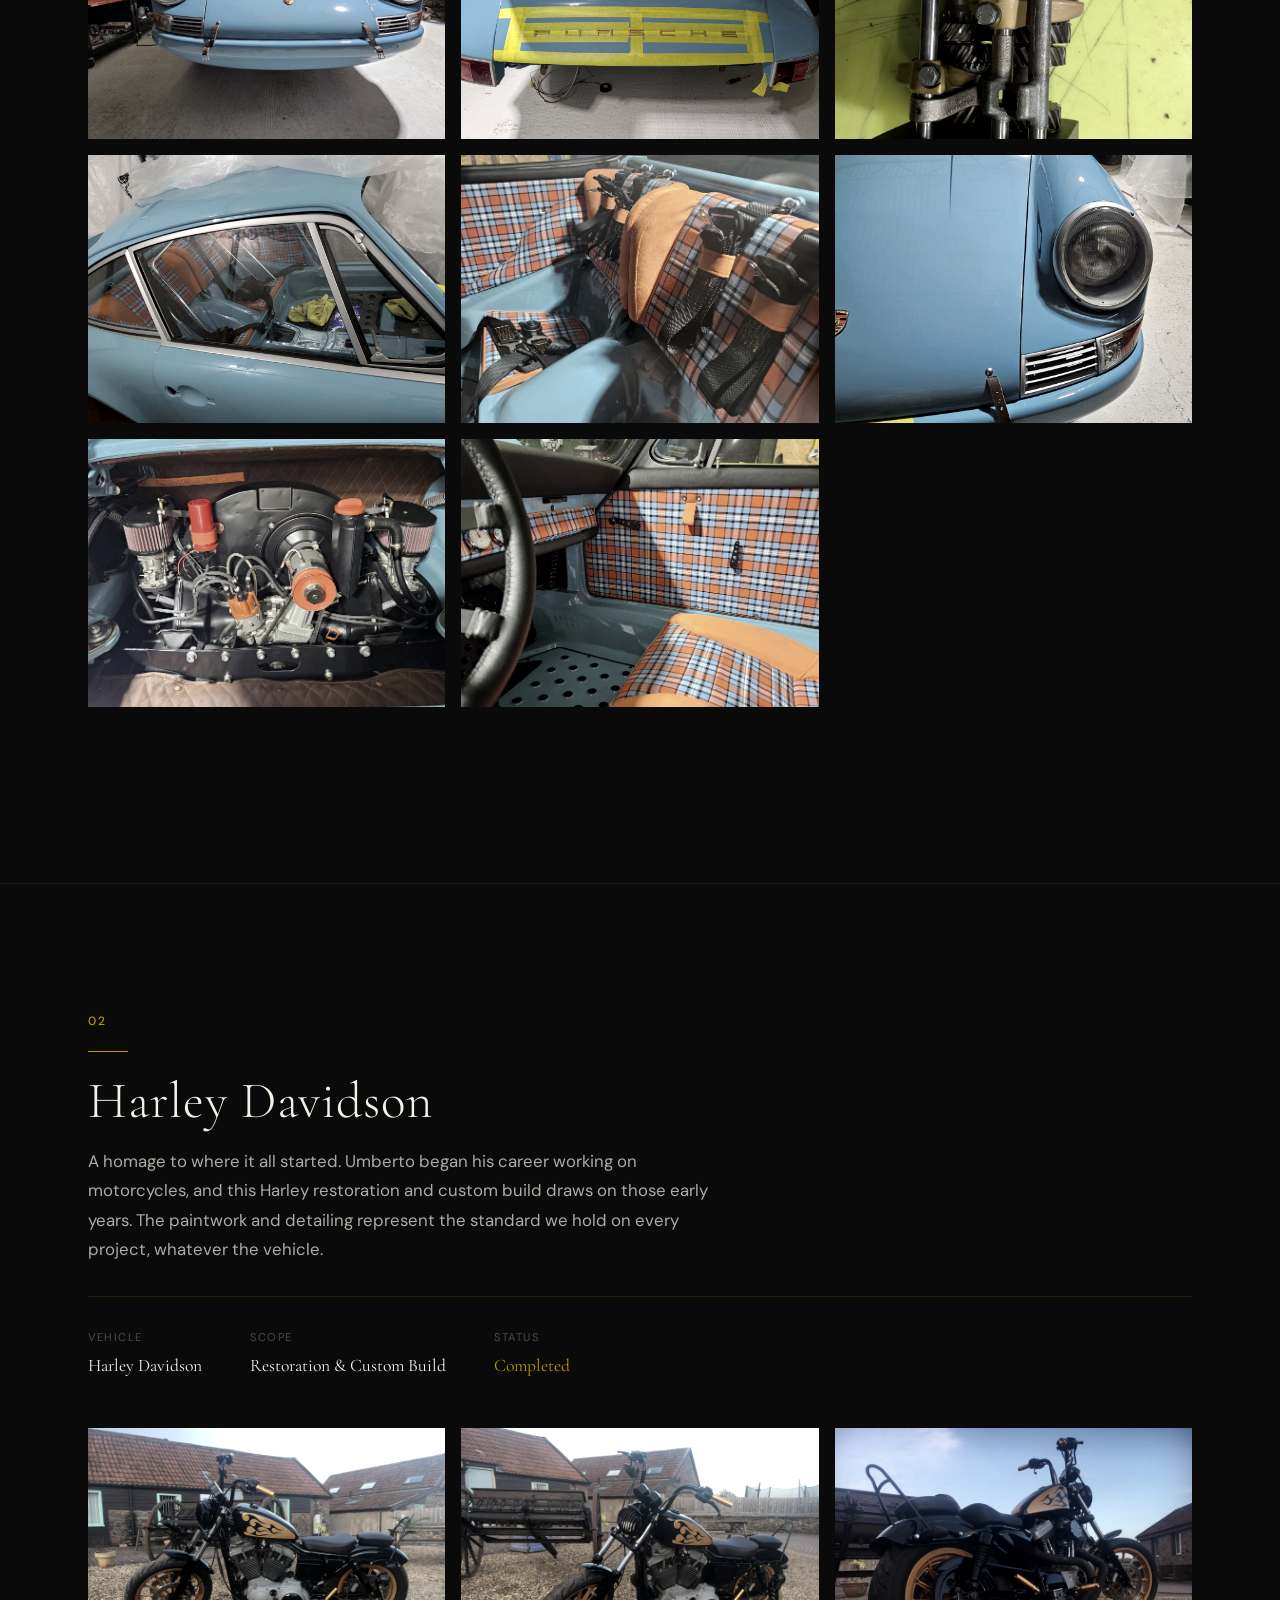
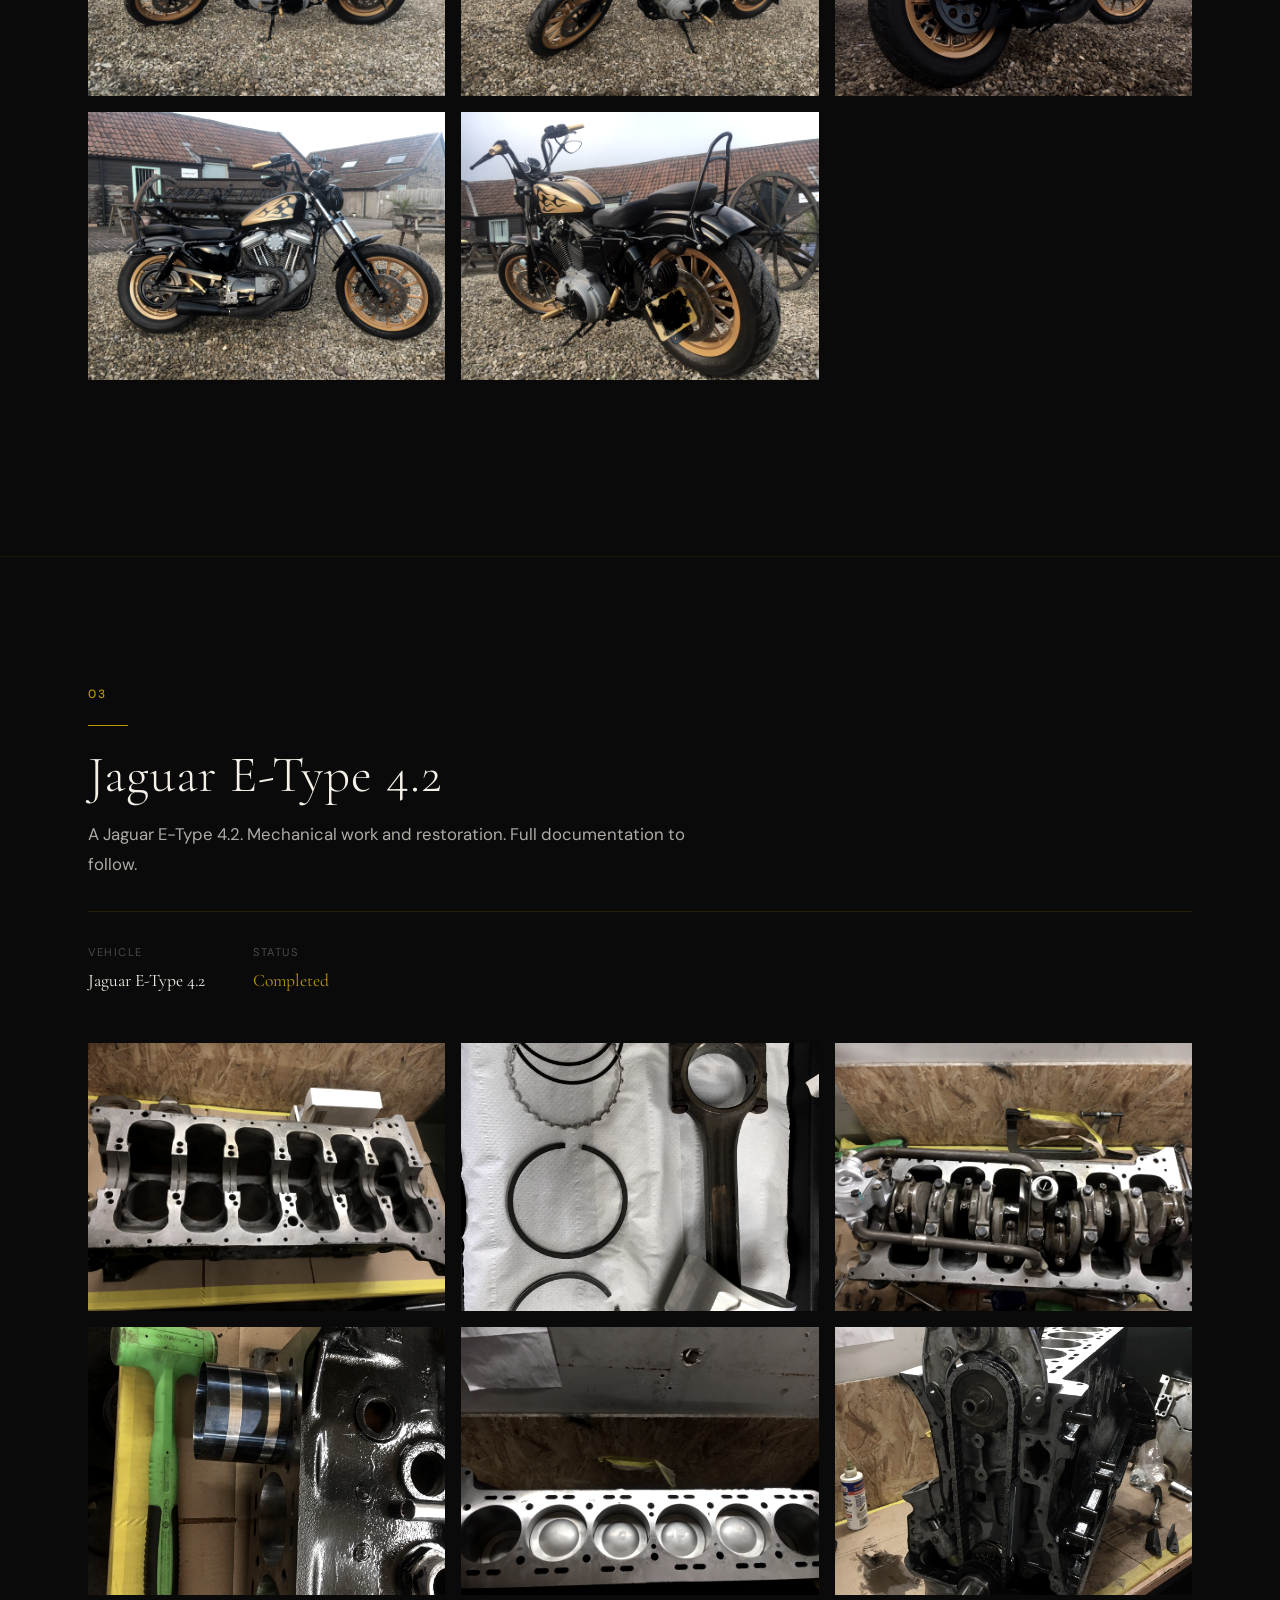
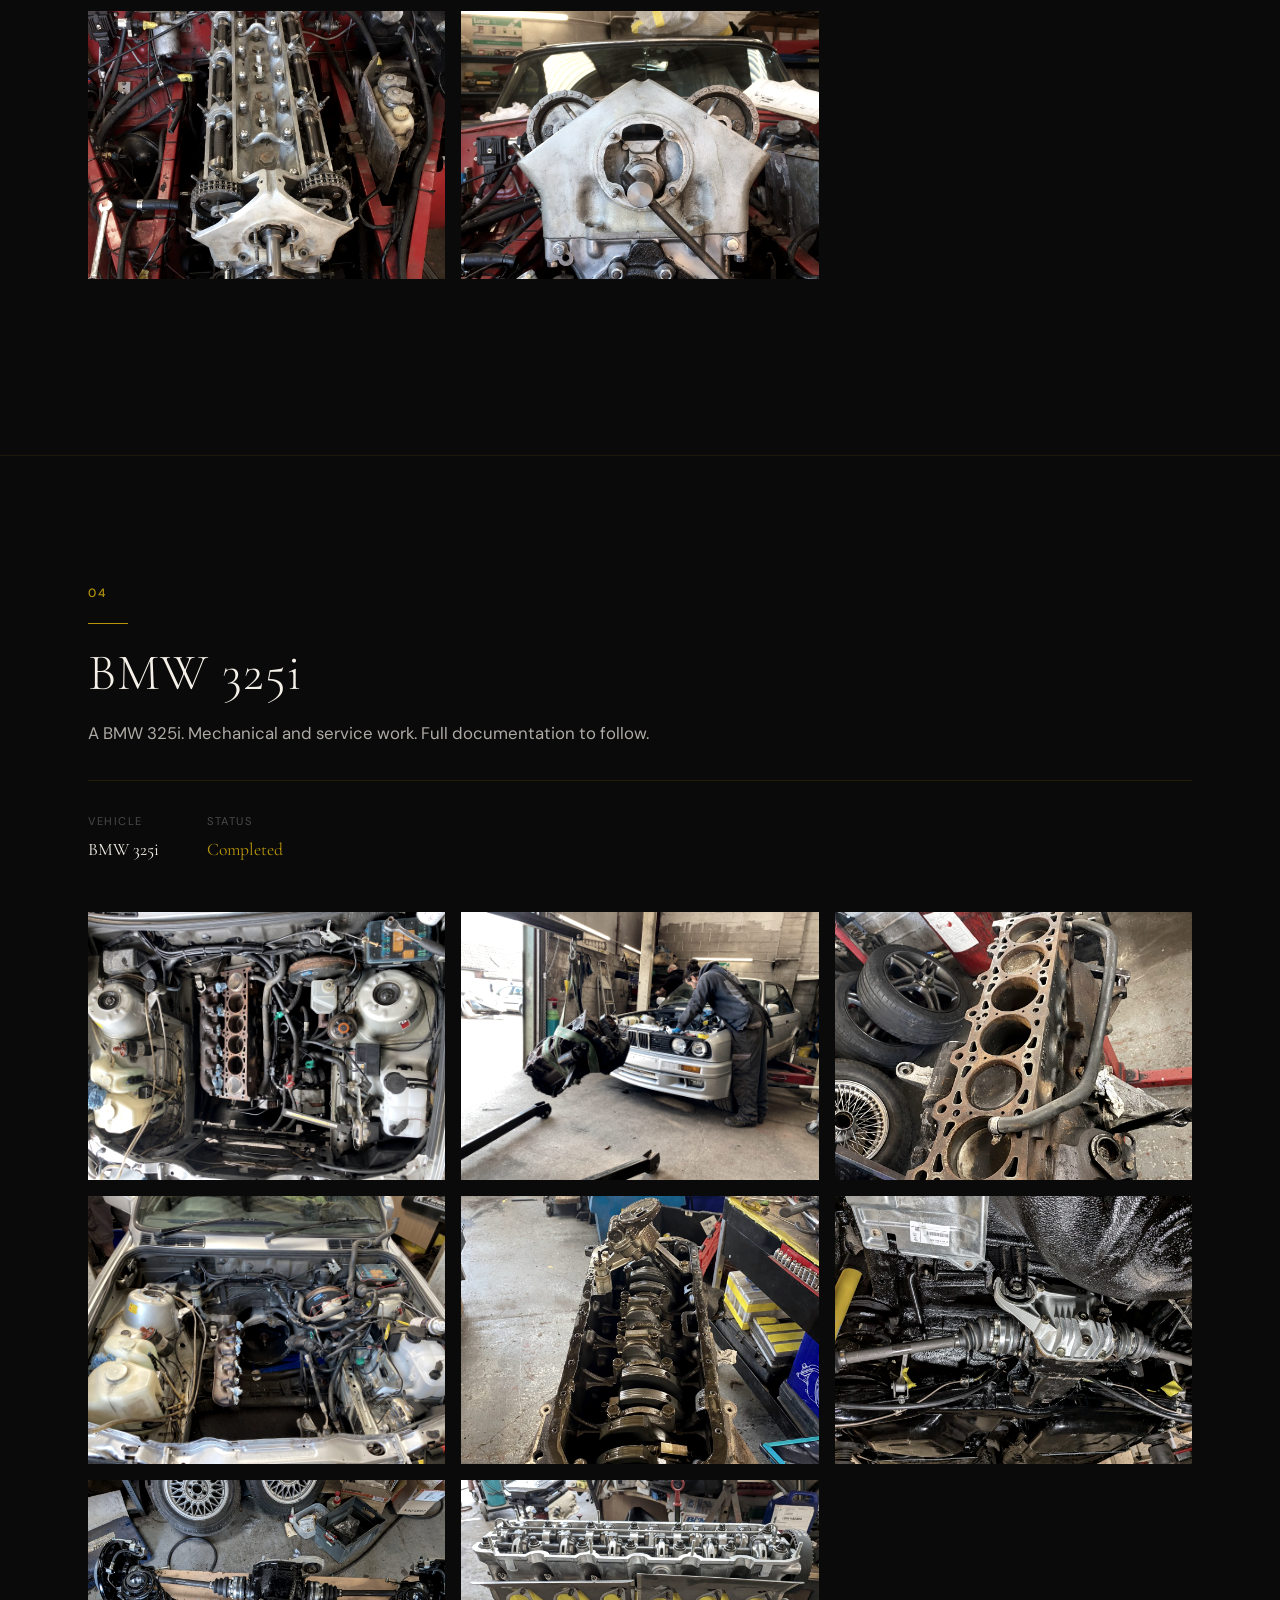
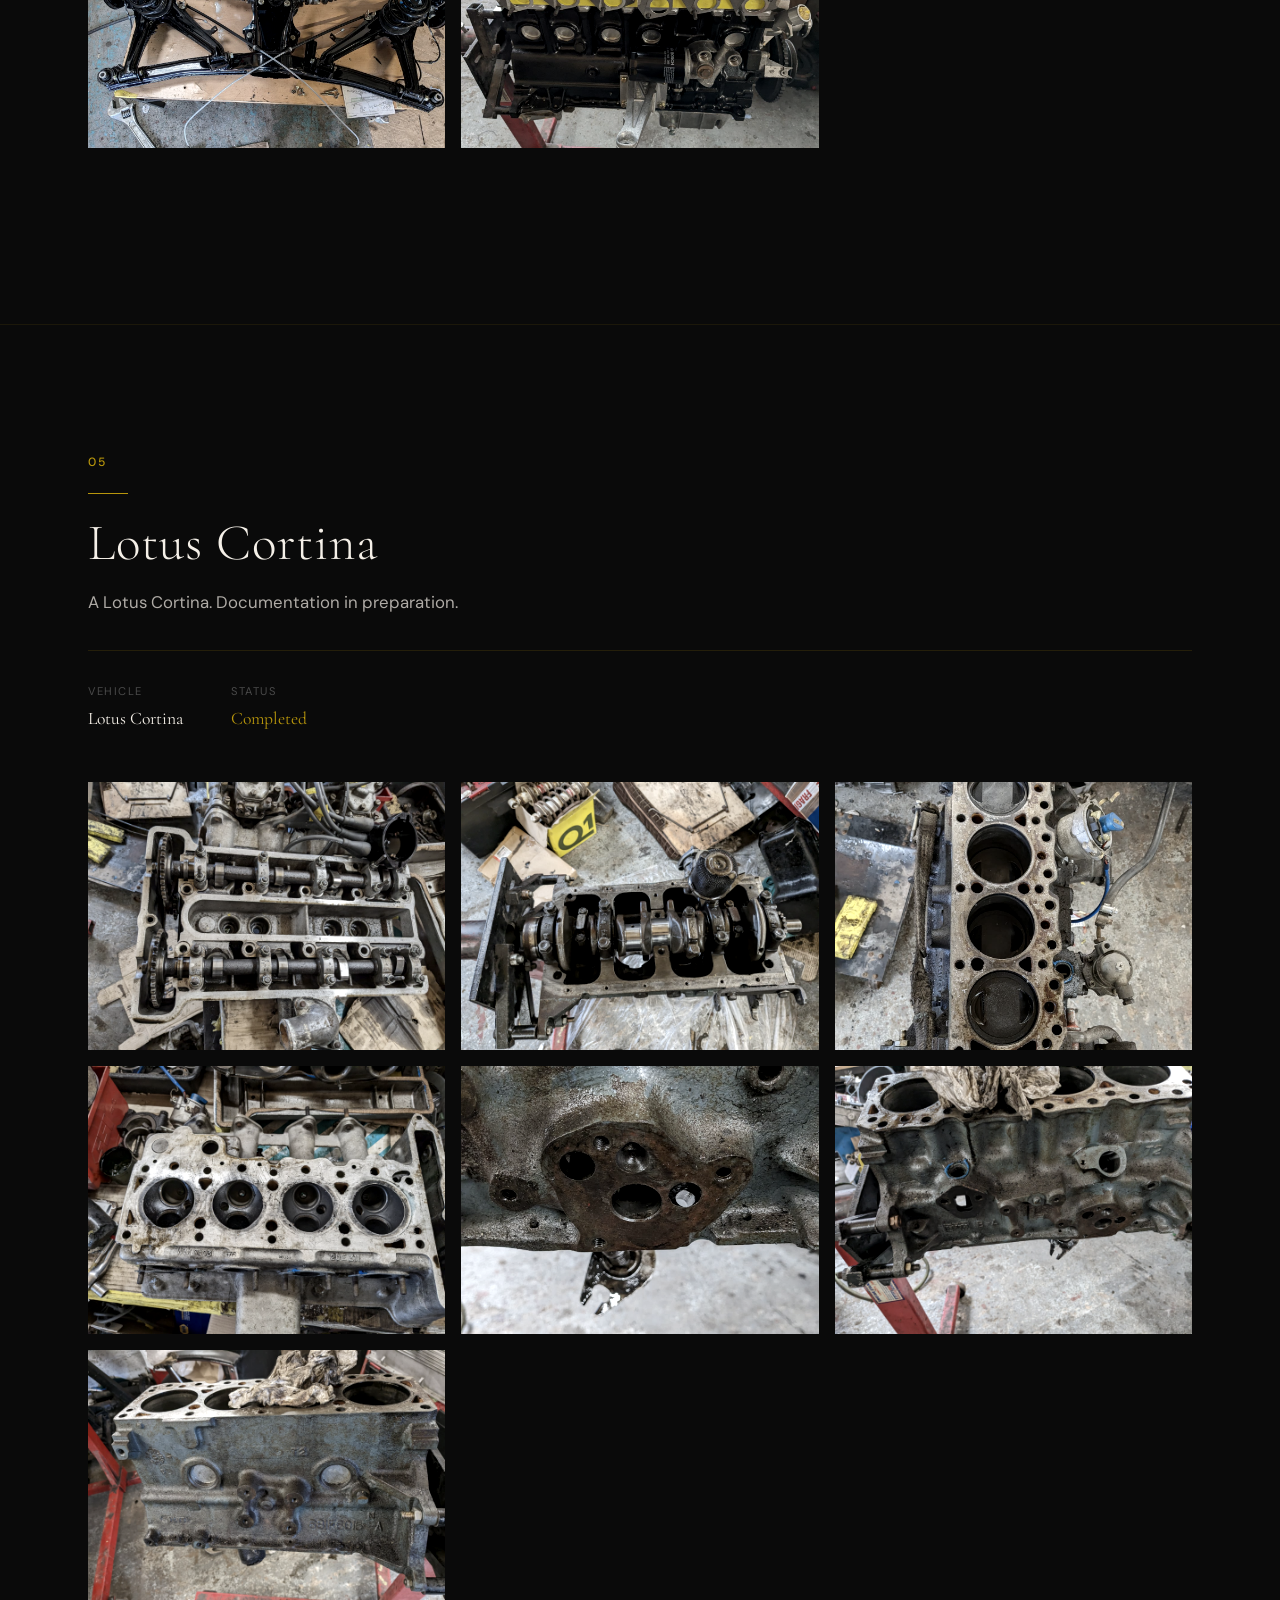
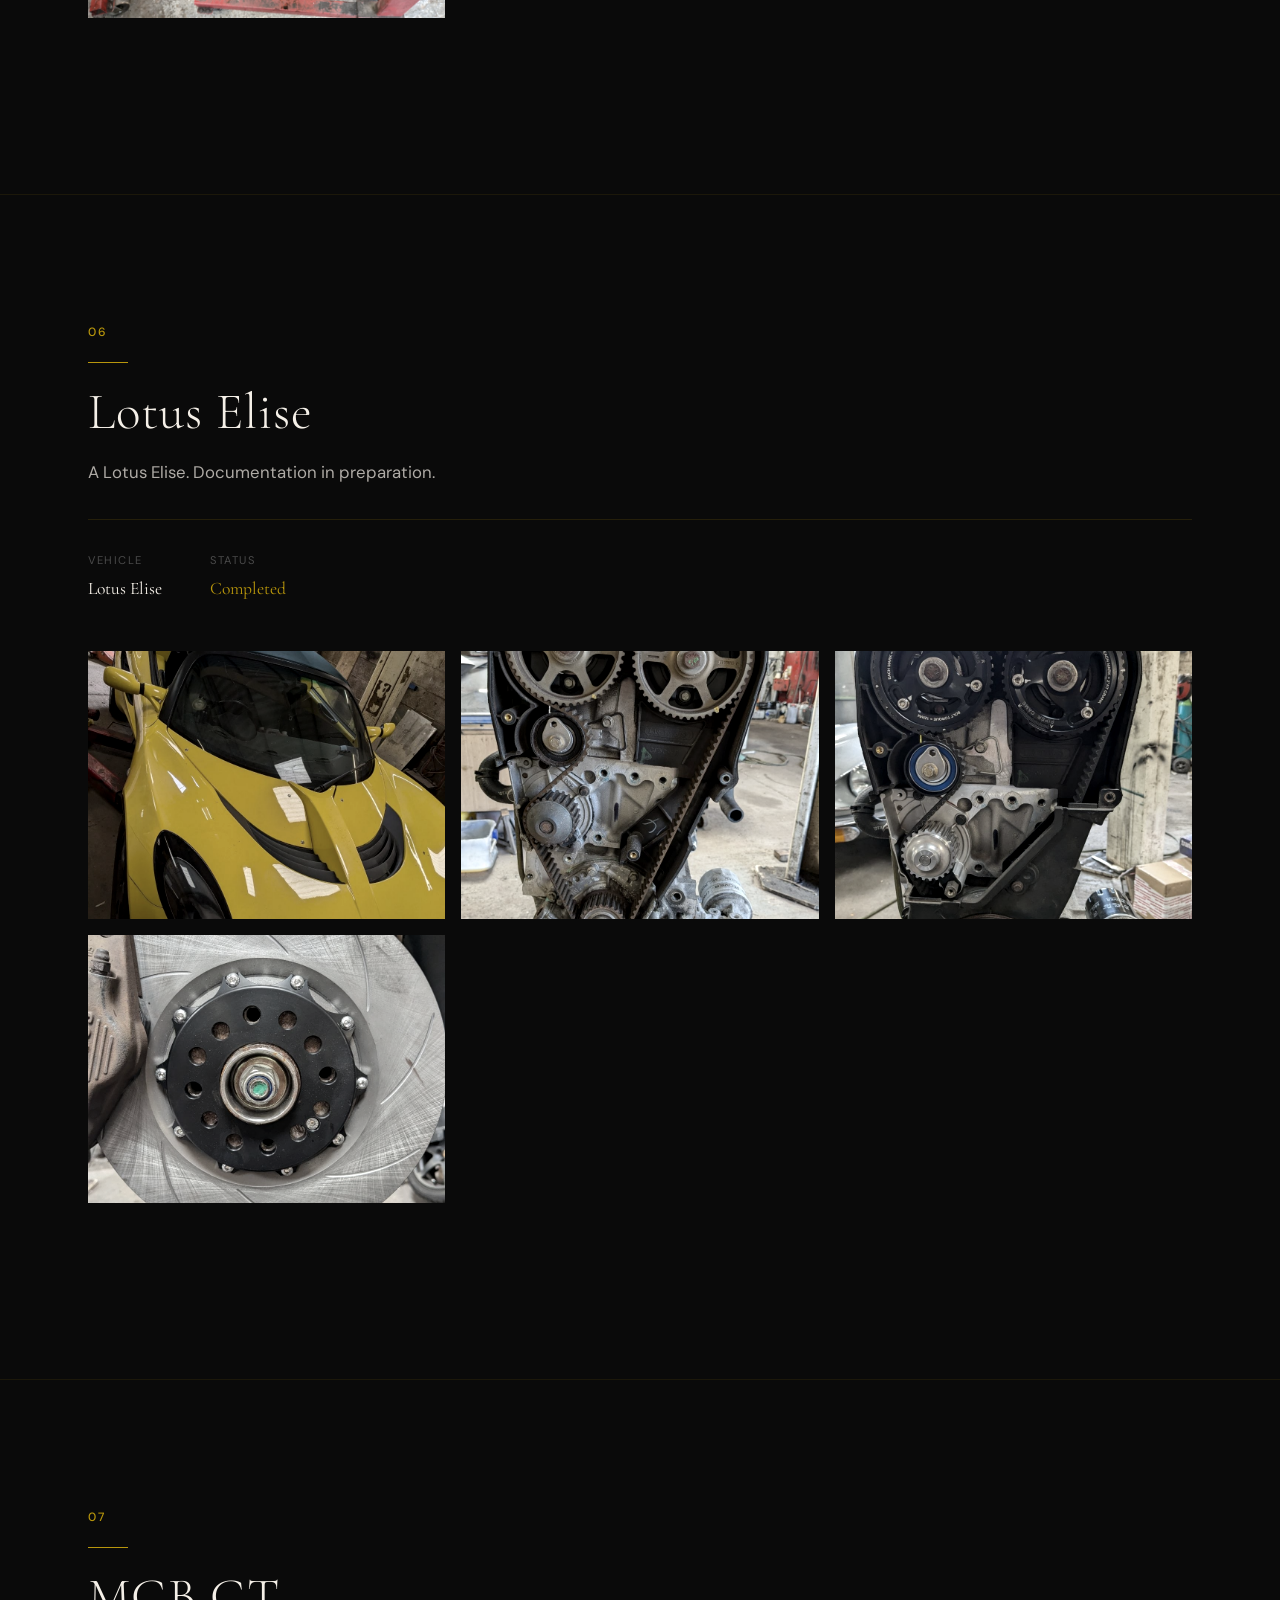
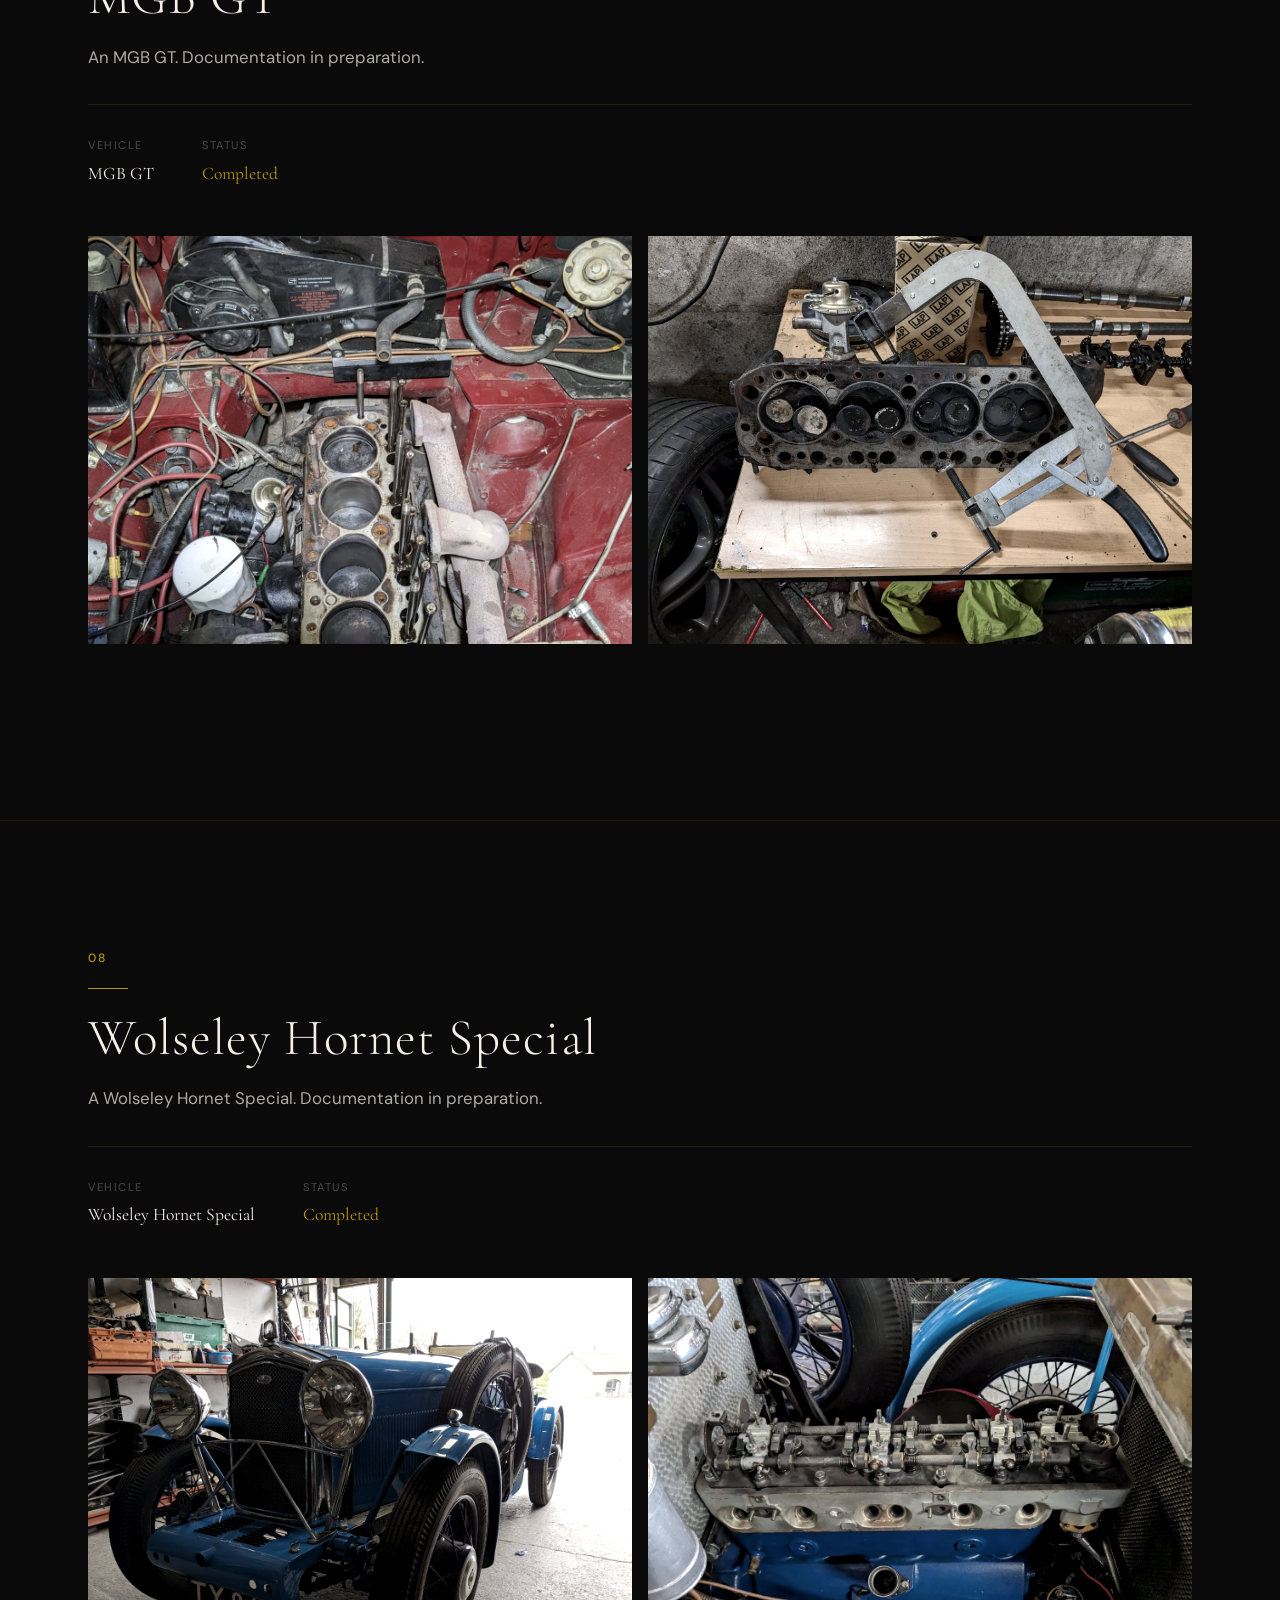
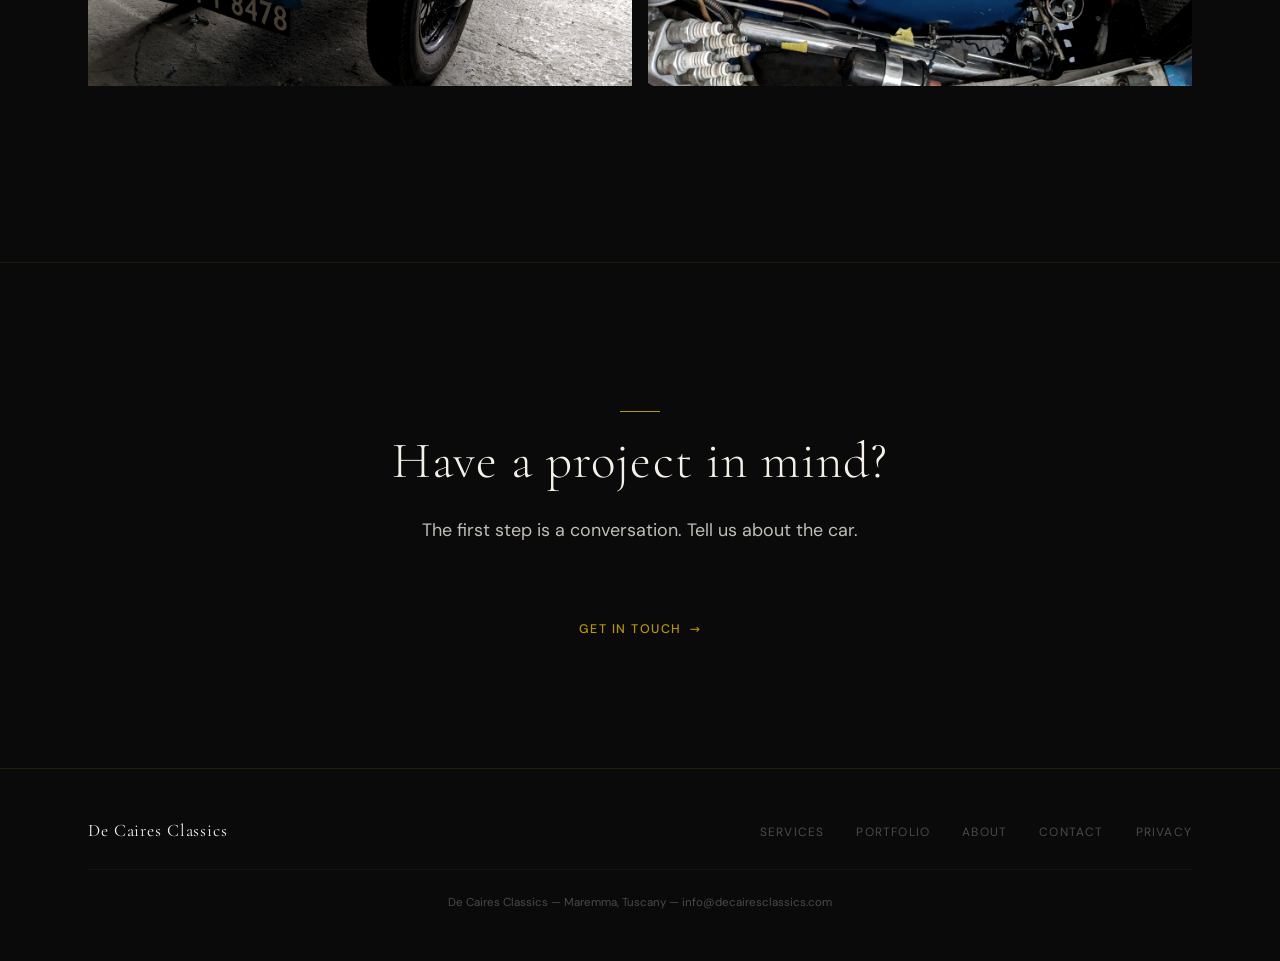
<file: portfolio.html>
<!DOCTYPE html>
<html lang="en" data-page="portfolio">
<head>
  <meta charset="UTF-8">
  <meta name="viewport" content="width=device-width, initial-scale=1.0">
  <title>Portfolio — De Caires Classics</title>
  <meta name="description" content="Classic car and motorbike restoration portfolio. Complete rebuilds, bodywork, and bespoke projects. De Caires Classics, Maremma, Tuscany.">
  <link rel="stylesheet" href="css/style.css">
</head>
<body>

  <nav class="nav" role="navigation" aria-label="Main navigation">
    <div class="container">
      <div class="nav__inner">
        <a href="index.html" class="nav__logo"><img src="images/mini-logo.png" alt="">De Caires Classics</a>
        <button class="nav__toggle" aria-label="Toggle menu" aria-expanded="false">
          <span></span><span></span><span></span>
        </button>
        <ul class="nav__links">
          <li><a href="index.html" data-i18n="nav.home">Home</a></li>
          <li><a href="services.html" data-i18n="nav.services">Services</a></li>
          <li><a href="portfolio.html" data-i18n="nav.portfolio">Portfolio</a></li>
          <li><a href="about.html" data-i18n="nav.about">About</a></li>
          <li><a href="contact.html" data-i18n="nav.contact">Contact</a></li>
          <li class="nav__lang">
            <div class="lang-toggle" id="lang-toggle">
              <button class="lang-toggle__option" data-lang="en">EN</button>
              <span class="lang-toggle__sep" aria-hidden="true">|</span>
              <button class="lang-toggle__option" data-lang="it">IT</button>
            </div>
          </li>
        </ul>
      </div>
    </div>
  </nav>

  <header class="page-hero">
    <div class="container">
      <p class="eyebrow" data-i18n="portfolio.eyebrow">Selected work</p>
      <h1 data-i18n="portfolio.heading">Portfolio</h1>
      <div class="divider" style="margin-top: 1.5rem;"></div>
      <p style="max-width: 520px; color: rgba(245,240,232,0.7); margin-top: 1rem; line-height: 1.75;" data-i18n="portfolio.intro">
        Each project documented from the first assessment to the final drive.
        The process is the story.
      </p>
    </div>
  </header>

  <!-- 01 — 912R -->
  <section>
    <div class="container">
      <div class="project-header">
        <p class="eyebrow">01</p>
        <div class="divider"></div>
        <h2>912R</h2>
        <p style="color: rgba(245,240,232,0.7); margin-top: 1rem; max-width: 640px; line-height: 1.75;" data-i18n="portfolio.p912r.desc1">
          R is for Ruggine: Italian for rust. The car arrived heavily corroded and long neglected.
          The scope of the restoration expanded as the work progressed, and eventually it covered
          everything: chassis, engine, gearbox, brakes, suspension, bodywork, interior, every
          fitting and detail.
        </p>
        <p style="color: rgba(245,240,232,0.7); margin-top: 1rem; max-width: 640px; line-height: 1.75;" data-i18n="portfolio.p912r.desc2">
          The 912 has been rebuilt with fidelity to its 1960s character, with considered
          improvements to performance. The goal was not a concours reconstruction but a car
          built to be driven, perhaps better than it ever was.
        </p>
        <p style="color: rgba(245,240,232,0.7); margin-top: 1rem; max-width: 640px; line-height: 1.75;" data-i18n="portfolio.p912r.desc3">
          Work is ongoing. Expected completion: 2026.
        </p>
        <div class="project-meta">
          <div class="project-meta__item">
            <p class="project-meta__label" data-i18n="portfolio.label.vehicle">Vehicle</p>
            <p class="project-meta__value">Porsche 912</p>
          </div>
          <div class="project-meta__item">
            <p class="project-meta__label" data-i18n="portfolio.label.scope">Scope</p>
            <p class="project-meta__value" data-i18n="portfolio.scope.full">Full Restoration</p>
          </div>
          <div class="project-meta__item">
            <p class="project-meta__label" data-i18n="portfolio.label.status">Status</p>
            <p class="project-meta__value" style="color: rgba(184,150,12,0.8);" data-i18n="portfolio.status.inprogress">In Progress</p>
          </div>
        </div>
      </div>

      <div class="image-grid image-grid--featured">
        <img src="images/portfolio/912R/2025/bccd67ec-ca75-4a5f-b7fc-80e2bb1b598b.jpg" alt="Porsche 912 912R current state, 2025">
      </div>

      <p class="eyebrow" style="margin-top: 2.5rem;" data-i18n="portfolio.p912r.phase2019">2019 — Arrival</p>
      <div class="image-grid">
        <img src="images/portfolio/912R/2019/Photo%2009-03-2019%2C%2014%2001%2033.jpg" alt="912R on arrival, March 2019">
        <img src="images/portfolio/912R/2019/Photo%2009-03-2019%2C%2013%2040%2052.jpg" alt="912R bodywork condition on arrival, 2019">
        <img src="images/portfolio/912R/2019/Photo%2009-03-2019%2C%2013%2041%2005.jpg" alt="912R chassis detail on arrival, 2019">
        <img src="images/portfolio/912R/2019/Photo%2006-07-2019%2C%2012%2003%2037.jpg" alt="912R mechanical work in progress, July 2019">
        <img src="images/portfolio/912R/2019/Photo%2006-07-2019%2C%2013%2004%2044.jpg" alt="912R engine work, July 2019">
        <img src="images/portfolio/912R/2019/Photo%2023-03-2019%2C%2013%2004%2036.jpg" alt="912R restoration work, March 2019">
      </div>

      <p class="eyebrow" style="margin-top: 2.5rem;" data-i18n="portfolio.p912r.phase2023">2023 — Work in Progress</p>
      <div class="image-grid">
        <img src="images/portfolio/912R/2023/WhatsApp%20Image%202023-03-16%20at%2014.14.46.jpeg" alt="912R bodywork progress, March 2023">
        <img src="images/portfolio/912R/2023/WhatsApp%20Image%202023-06-11%20at%2009.27.42%20%281%29.jpeg" alt="912R restoration in progress, June 2023">
        <img src="images/portfolio/912R/2023/WhatsApp%20Image%202023-06-11%20at%2009.27.42%20%283%29.jpeg" alt="912R detail work, June 2023">
        <img src="images/portfolio/912R/2023/WhatsApp%20Image%202023-06-11%20at%2009.27.42%20%284%29.jpeg" alt="912R progress, June 2023">
        <img src="images/portfolio/912R/2023/WhatsApp%20Image%202023-06-11%20at%2009.28.33%20%286%29.jpeg" alt="912R work detail, June 2023">
      </div>

      <p class="eyebrow" style="margin-top: 2.5rem;" data-i18n="portfolio.p912r.phase2025">2025 — Current</p>
      <div class="image-grid">
        <img src="images/portfolio/912R/2025/bccd67ec-ca75-4a5f-b7fc-80e2bb1b598b.jpg" alt="912R current state, 2025">
        <img src="images/portfolio/912R/2025/photo_2026-05-05_21-10-28.jpg" alt="912R detail, 2025">
        <img src="images/portfolio/912R/2025/photo_2026-05-05_21-24-03.jpg" alt="912R mechanical detail, 2025">
        <img src="images/portfolio/912R/2025/photo_2026-05-05_21-25-03.jpg" alt="912R, 2025">
        <img src="images/portfolio/912R/2025/WhatsApp%20Image%202026-06-14%20at%2021.06.06%20(1).jpeg" alt="912R, June 2026">
        <img src="images/portfolio/912R/2025/WhatsApp%20Image%202026-06-14%20at%2021.06.06%20(2).jpeg" alt="912R detail, June 2026">
        <img src="images/portfolio/912R/2025/WhatsApp%20Image%202026-06-14%20at%2021.06.06%20(9).jpeg" alt="912R progress, June 2026">
        <img src="images/portfolio/912R/2025/WhatsApp%20Image%202026-06-14%20at%2021.06.06%20(10).jpeg" alt="912R progress, June 2026">
      </div>
    </div>
  </section>

  <!-- 02 — Harley Davidson -->
  <section style="border-top: 1px solid rgba(184,150,12,0.1);">
    <div class="container">
      <div class="project-header">
        <p class="eyebrow">02</p>
        <div class="divider"></div>
        <h2>Harley Davidson</h2>
        <p style="color: rgba(245,240,232,0.7); margin-top: 1rem; max-width: 640px; line-height: 1.75;" data-i18n="portfolio.harley.desc">
          A homage to where it all started. Umberto began his career working on motorcycles,
          and this Harley restoration and custom build draws on those early years. The paintwork
          and detailing represent the standard we hold on every project, whatever the vehicle.
        </p>
        <div class="project-meta">
          <div class="project-meta__item">
            <p class="project-meta__label" data-i18n="portfolio.label.vehicle">Vehicle</p>
            <p class="project-meta__value">Harley Davidson</p>
          </div>
          <div class="project-meta__item">
            <p class="project-meta__label" data-i18n="portfolio.label.scope">Scope</p>
            <p class="project-meta__value" data-i18n="portfolio.scope.custom">Restoration &amp; Custom Build</p>
          </div>
          <div class="project-meta__item">
            <p class="project-meta__label" data-i18n="portfolio.label.status">Status</p>
            <p class="project-meta__value" style="color: var(--gold);" data-i18n="portfolio.status.completed">Completed</p>
          </div>
        </div>
      </div>
      <div class="image-grid">
        <img src="images/portfolio/Harley/thumb-1920-857487.jpg" alt="Harley Davidson custom build">
        <img src="images/portfolio/Harley/327d1700-5b82-4f75-bb81-8661b4155b16.jpg" alt="Harley Davidson restoration detail">
        <img src="images/portfolio/Harley/dc4b891d-af1c-4675-852b-254073f0d24d.jpg" alt="Harley Davidson paintwork">
        <img src="images/portfolio/Harley/bd2e3969-7e5f-4bd3-a6f1-6b6150e3ff75.jpg" alt="Harley Davidson custom detail">
        <img src="images/portfolio/Harley/ac80f02a-6e4b-4ff0-8159-7ec6c17fed49.jpg" alt="Harley Davidson finished">
      </div>
    </div>
  </section>

  <!-- 03 — Jaguar E-Type -->
  <section style="border-top: 1px solid rgba(184,150,12,0.1);">
    <div class="container">
      <div class="project-header">
        <p class="eyebrow">03</p>
        <div class="divider"></div>
        <h2>Jaguar E-Type 4.2</h2>
        <p style="color: rgba(245,240,232,0.7); margin-top: 1rem; max-width: 640px; line-height: 1.75;" data-i18n="portfolio.etype.desc">
          A Jaguar E-Type 4.2. Mechanical work and restoration. Full documentation to follow.
        </p>
        <div class="project-meta">
          <div class="project-meta__item">
            <p class="project-meta__label" data-i18n="portfolio.label.vehicle">Vehicle</p>
            <p class="project-meta__value">Jaguar E-Type 4.2</p>
          </div>
          <div class="project-meta__item">
            <p class="project-meta__label" data-i18n="portfolio.label.status">Status</p>
            <p class="project-meta__value" style="color: var(--gold);" data-i18n="portfolio.status.completed">Completed</p>
          </div>
        </div>
      </div>
      <div class="image-grid">
        <img src="images/portfolio/E-Type%204.2%202023-04/1%20-%20WhatsApp%20Image%202023-04-23%20at%2015.56.05.jpeg" alt="Jaguar E-Type 4.2">
        <img src="images/portfolio/E-Type%204.2%202023-04/2%20-%20WhatsApp%20Image%202023-04-23%20at%2015.56.05%20%281%29.jpeg" alt="Jaguar E-Type 4.2 detail">
        <img src="images/portfolio/E-Type%204.2%202023-04/3%20-%20WhatsApp%20Image%202023-04-23%20at%2015.56.02%20%281%29.jpeg" alt="Jaguar E-Type 4.2 restoration">
        <img src="images/portfolio/E-Type%204.2%202023-04/4%20-%20WhatsApp%20Image%202023-04-23%20at%2015.56.04%20%281%29.jpeg" alt="Jaguar E-Type 4.2 work">
        <img src="images/portfolio/E-Type%204.2%202023-04/5%20-%20WhatsApp%20Image%202023-04-23%20at%2015.56.03.jpeg" alt="Jaguar E-Type 4.2 mechanical">
        <img src="images/portfolio/E-Type%204.2%202023-04/5b%20-%20WhatsApp%20Image%202023-04-23%20at%2015.56.03%20%281%29.jpeg" alt="Jaguar E-Type 4.2 detail work">
        <img src="images/portfolio/E-Type%204.2%202023-04/6%20-%20WhatsApp%20Image%202023-04-23%20at%2015.56.04.jpeg" alt="Jaguar E-Type 4.2">
        <img src="images/portfolio/E-Type%204.2%202023-04/7%20-%20WhatsApp%20Image%202023-04-23%20at%2015.56.01%20%281%29.jpeg" alt="Jaguar E-Type 4.2 finished">
      </div>
    </div>
  </section>

  <!-- 04 — BMW 325i -->
  <section style="border-top: 1px solid rgba(184,150,12,0.1);">
    <div class="container">
      <div class="project-header">
        <p class="eyebrow">04</p>
        <div class="divider"></div>
        <h2>BMW 325i</h2>
        <p style="color: rgba(245,240,232,0.7); margin-top: 1rem; max-width: 640px; line-height: 1.75;" data-i18n="portfolio.bmw.desc">
          A BMW 325i. Mechanical and service work. Full documentation to follow.
        </p>
        <div class="project-meta">
          <div class="project-meta__item">
            <p class="project-meta__label" data-i18n="portfolio.label.vehicle">Vehicle</p>
            <p class="project-meta__value">BMW 325i</p>
          </div>
          <div class="project-meta__item">
            <p class="project-meta__label" data-i18n="portfolio.label.status">Status</p>
            <p class="project-meta__value" style="color: var(--gold);" data-i18n="portfolio.status.completed">Completed</p>
          </div>
        </div>
      </div>
      <div class="image-grid">
        <img src="images/portfolio/BMW%20Beamer%20325I%202023-04/WhatsApp%20Image%202023-04-23%20at%2016.38.56%20%281%29.jpeg" alt="BMW 325i">
        <img src="images/portfolio/BMW%20Beamer%20325I%202023-04/WhatsApp%20Image%202023-04-23%20at%2016.38.56%20%283%29.jpeg" alt="BMW 325i work">
        <img src="images/portfolio/BMW%20Beamer%20325I%202023-04/WhatsApp%20Image%202023-04-23%20at%2016.38.57%20%281%29.jpeg" alt="BMW 325i detail">
        <img src="images/portfolio/BMW%20Beamer%20325I%202023-04/WhatsApp%20Image%202023-04-23%20at%2016.38.58.jpeg" alt="BMW 325i mechanical">
        <img src="images/portfolio/BMW%20Beamer%20325I%202023-04/WhatsApp%20Image%202023-04-23%20at%2016.38.58%20%282%29.jpeg" alt="BMW 325i">
        <img src="images/portfolio/BMW%20Beamer%20325I%202023-04/photo_2026-05-05_21-29-26.jpg" alt="BMW 325i">
        <img src="images/portfolio/BMW%20Beamer%20325I%202023-04/photo_2026-05-05_21-29-41.jpg" alt="BMW 325i detail">
        <img src="images/portfolio/BMW%20Beamer%20325I%202023-04/photo_2026-05-05_21-32-28.jpg" alt="BMW 325i">
      </div>
    </div>
  </section>

  <!-- 05 — Lotus Cortina -->
  <section style="border-top: 1px solid rgba(184,150,12,0.1);">
    <div class="container">
      <div class="project-header">
        <p class="eyebrow">05</p>
        <div class="divider"></div>
        <h2>Lotus Cortina</h2>
        <p style="color: rgba(245,240,232,0.7); margin-top: 1rem; max-width: 640px; line-height: 1.75;" data-i18n="portfolio.cortina.desc">
          A Lotus Cortina. Documentation in preparation.
        </p>
        <div class="project-meta">
          <div class="project-meta__item">
            <p class="project-meta__label" data-i18n="portfolio.label.vehicle">Vehicle</p>
            <p class="project-meta__value">Lotus Cortina</p>
          </div>
          <div class="project-meta__item">
            <p class="project-meta__label" data-i18n="portfolio.label.status">Status</p>
            <p class="project-meta__value" style="color: var(--gold);" data-i18n="portfolio.status.completed">Completed</p>
          </div>
        </div>
      </div>
      <div class="image-grid">
        <img src="images/portfolio/Lotus%20Cortina/WhatsApp%20Image%202023-06-11%20at%2009.22.51.jpeg" alt="Lotus Cortina">
        <img src="images/portfolio/Lotus%20Cortina/WhatsApp%20Image%202023-06-11%20at%2009.22.51%20%281%29.jpeg" alt="Lotus Cortina detail">
        <img src="images/portfolio/Lotus%20Cortina/WhatsApp%20Image%202023-06-11%20at%2009.22.51%20%282%29.jpeg" alt="Lotus Cortina work">
        <img src="images/portfolio/Lotus%20Cortina/WhatsApp%20Image%202023-06-11%20at%2009.22.51%20%283%29.jpeg" alt="Lotus Cortina">
        <img src="images/portfolio/Lotus%20Cortina/WhatsApp%20Image%202023-06-11%20at%2009.22.51%20%284%29.jpeg" alt="Lotus Cortina detail">
        <img src="images/portfolio/Lotus%20Cortina/WhatsApp%20Image%202023-06-11%20at%2009.22.51%20%285%29.jpeg" alt="Lotus Cortina">
        <img src="images/portfolio/Lotus%20Cortina/WhatsApp%20Image%202023-06-11%20at%2009.22.52.jpeg" alt="Lotus Cortina">
      </div>
    </div>
  </section>

  <!-- 06 — Lotus Elise -->
  <section style="border-top: 1px solid rgba(184,150,12,0.1);">
    <div class="container">
      <div class="project-header">
        <p class="eyebrow">06</p>
        <div class="divider"></div>
        <h2>Lotus Elise</h2>
        <p style="color: rgba(245,240,232,0.7); margin-top: 1rem; max-width: 640px; line-height: 1.75;" data-i18n="portfolio.elise.desc">
          A Lotus Elise. Documentation in preparation.
        </p>
        <div class="project-meta">
          <div class="project-meta__item">
            <p class="project-meta__label" data-i18n="portfolio.label.vehicle">Vehicle</p>
            <p class="project-meta__value">Lotus Elise</p>
          </div>
          <div class="project-meta__item">
            <p class="project-meta__label" data-i18n="portfolio.label.status">Status</p>
            <p class="project-meta__value" style="color: var(--gold);" data-i18n="portfolio.status.completed">Completed</p>
          </div>
        </div>
      </div>
      <div class="image-grid">
        <img src="images/portfolio/Lotus%20Elise/photo_2026-05-05_21-37-26.jpg" alt="Lotus Elise">
        <img src="images/portfolio/Lotus%20Elise/photo_2026-05-05_21-37-30.jpg" alt="Lotus Elise detail">
        <img src="images/portfolio/Lotus%20Elise/photo_2026-05-05_21-37-33.jpg" alt="Lotus Elise work">
        <img src="images/portfolio/Lotus%20Elise/photo_2026-05-05_21-37-38.jpg" alt="Lotus Elise">
      </div>
    </div>
  </section>

  <!-- 07 — MGB GT -->
  <section style="border-top: 1px solid rgba(184,150,12,0.1);">
    <div class="container">
      <div class="project-header">
        <p class="eyebrow">07</p>
        <div class="divider"></div>
        <h2>MGB GT</h2>
        <p style="color: rgba(245,240,232,0.7); margin-top: 1rem; max-width: 640px; line-height: 1.75;" data-i18n="portfolio.mgb.desc">
          An MGB GT. Documentation in preparation.
        </p>
        <div class="project-meta">
          <div class="project-meta__item">
            <p class="project-meta__label" data-i18n="portfolio.label.vehicle">Vehicle</p>
            <p class="project-meta__value">MGB GT</p>
          </div>
          <div class="project-meta__item">
            <p class="project-meta__label" data-i18n="portfolio.label.status">Status</p>
            <p class="project-meta__value" style="color: var(--gold);" data-i18n="portfolio.status.completed">Completed</p>
          </div>
        </div>
      </div>
      <div class="image-grid">
        <img src="images/portfolio/MGb%20gt/WhatsApp%20Image%202023-06-11%20at%2009.22.51.jpeg" alt="MGB GT">
        <img src="images/portfolio/MGb%20gt/WhatsApp%20Image%202023-06-11%20at%2009.22.51%20%284%29.jpeg" alt="MGB GT detail">
      </div>
    </div>
  </section>

  <!-- 08 — Wolseley Hornet Special -->
  <section style="border-top: 1px solid rgba(184,150,12,0.1);">
    <div class="container">
      <div class="project-header">
        <p class="eyebrow">08</p>
        <div class="divider"></div>
        <h2>Wolseley Hornet Special</h2>
        <p style="color: rgba(245,240,232,0.7); margin-top: 1rem; max-width: 640px; line-height: 1.75;" data-i18n="portfolio.wolseley.desc">
          A Wolseley Hornet Special. Documentation in preparation.
        </p>
        <div class="project-meta">
          <div class="project-meta__item">
            <p class="project-meta__label" data-i18n="portfolio.label.vehicle">Vehicle</p>
            <p class="project-meta__value">Wolseley Hornet Special</p>
          </div>
          <div class="project-meta__item">
            <p class="project-meta__label" data-i18n="portfolio.label.status">Status</p>
            <p class="project-meta__value" style="color: var(--gold);" data-i18n="portfolio.status.completed">Completed</p>
          </div>
        </div>
      </div>
      <div class="image-grid">
        <img src="images/portfolio/Wolseley%20Hornet%20Special/photo_2026-05-05_21-32-39.jpg" alt="Wolseley Hornet Special">
        <img src="images/portfolio/Wolseley%20Hornet%20Special/photo_2026-05-05_21-32-42.jpg" alt="Wolseley Hornet Special detail">
      </div>
    </div>
  </section>

  <!-- CTA -->
  <section class="intro" style="border-top: 1px solid rgba(184,150,12,0.1);">
    <div class="container">
      <div class="divider divider--center"></div>
      <h2 data-i18n="portfolio.cta.heading">Have a project in mind?</h2>
      <p class="intro__text" style="margin-top: 1.5rem;" data-i18n="portfolio.cta.body">
        The first step is a conversation. Tell us about the car.
      </p>
      <div style="text-align: center; margin-top: 2.5rem;">
        <a href="contact.html" class="link-gold" style="justify-content: center;" data-i18n="portfolio.cta.link">Get in touch</a>
      </div>
    </div>
  </section>

  <footer class="footer">
    <div class="container">
      <div class="footer__inner">
        <span class="footer__logo">De Caires Classics</span>
        <ul class="footer__links">
          <li><a href="services.html" data-i18n="nav.services">Services</a></li>
          <li><a href="portfolio.html" data-i18n="nav.portfolio">Portfolio</a></li>
          <li><a href="about.html" data-i18n="nav.about">About</a></li>
          <li><a href="contact.html" data-i18n="nav.contact">Contact</a></li>
          <li><a href="privacy.html">Privacy</a></li>
        </ul>
      </div>
      <p class="footer__copy" data-i18n-html="footer.copy">De Caires Classics &mdash; Maremma, Tuscany &mdash; <a href="mailto:info@decairesclassics.com" style="color: inherit;">info@decairesclassics.com</a></p>
    </div>
  </footer>

  <script src="js/vendor/i18next.min.js"></script>
  <script src="js/main.js"></script>
  <script src="js/i18n.js"></script>
</body>
</html>
</file>
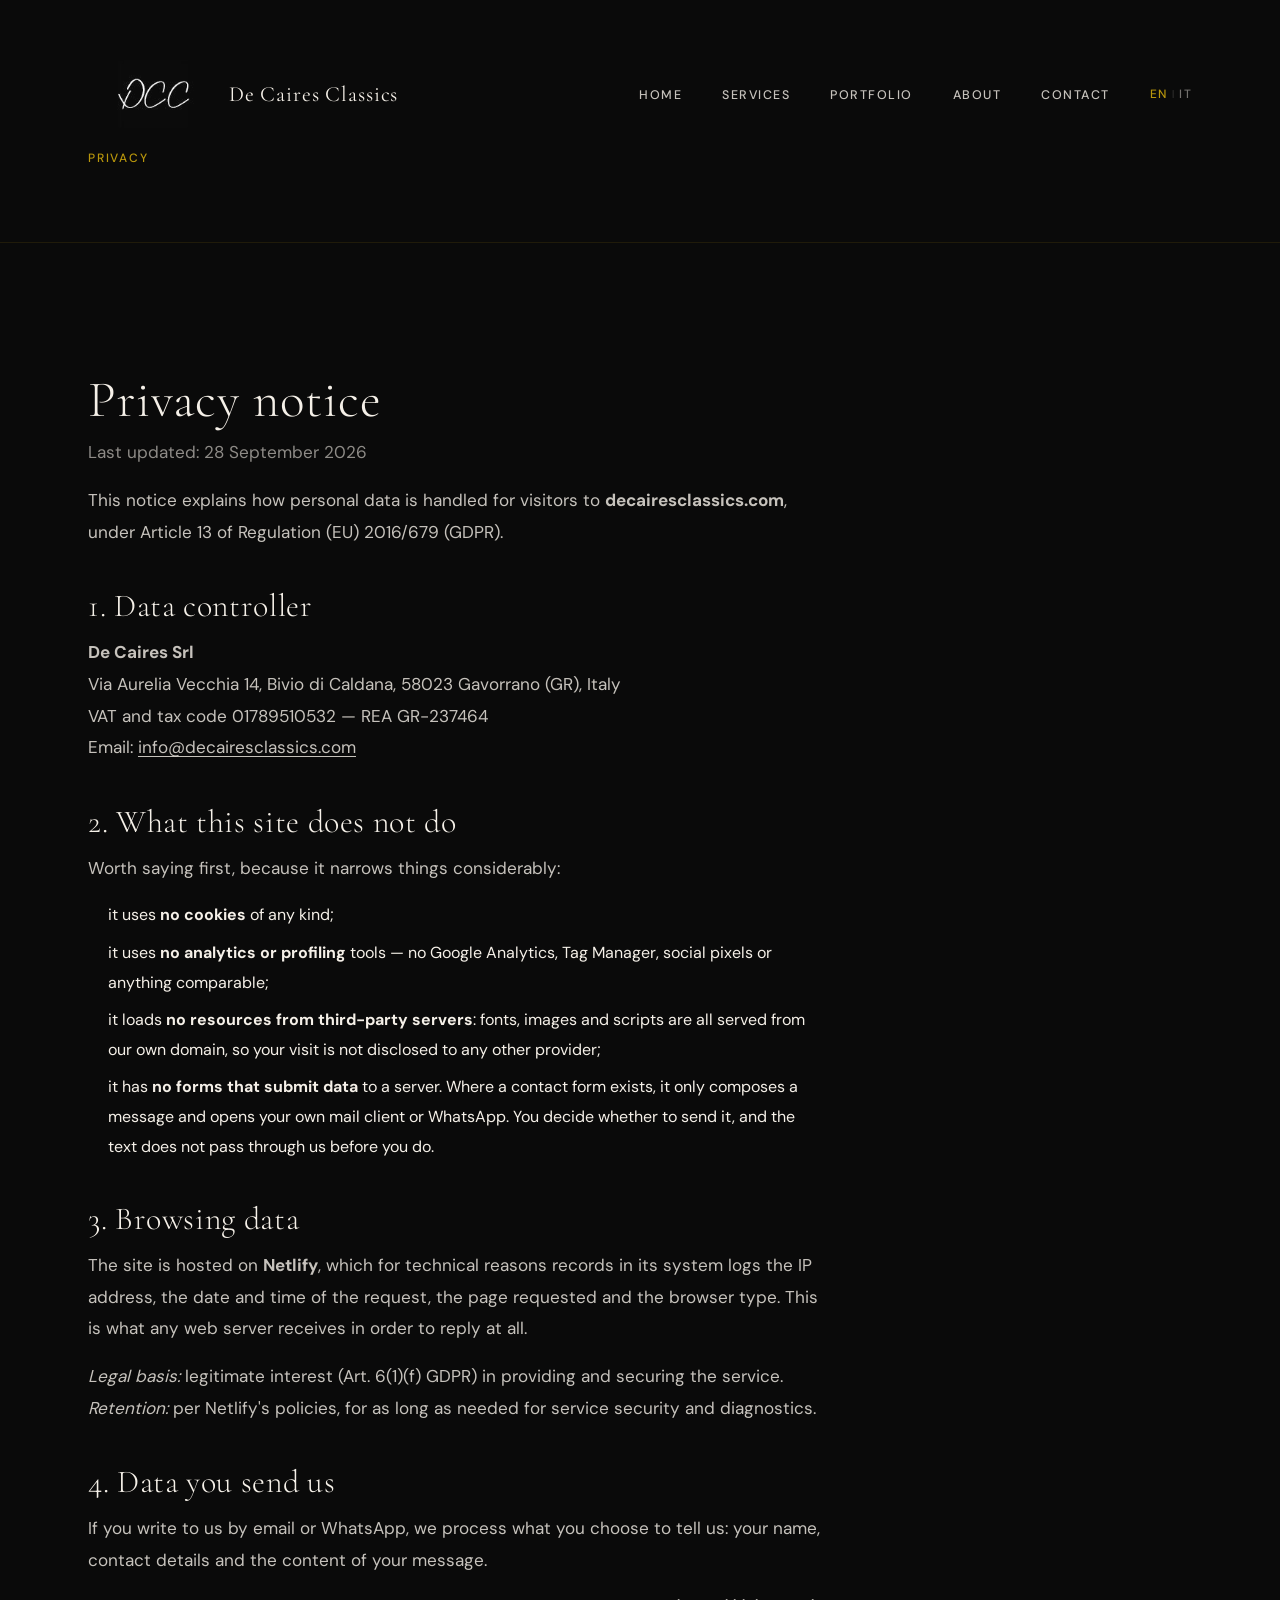
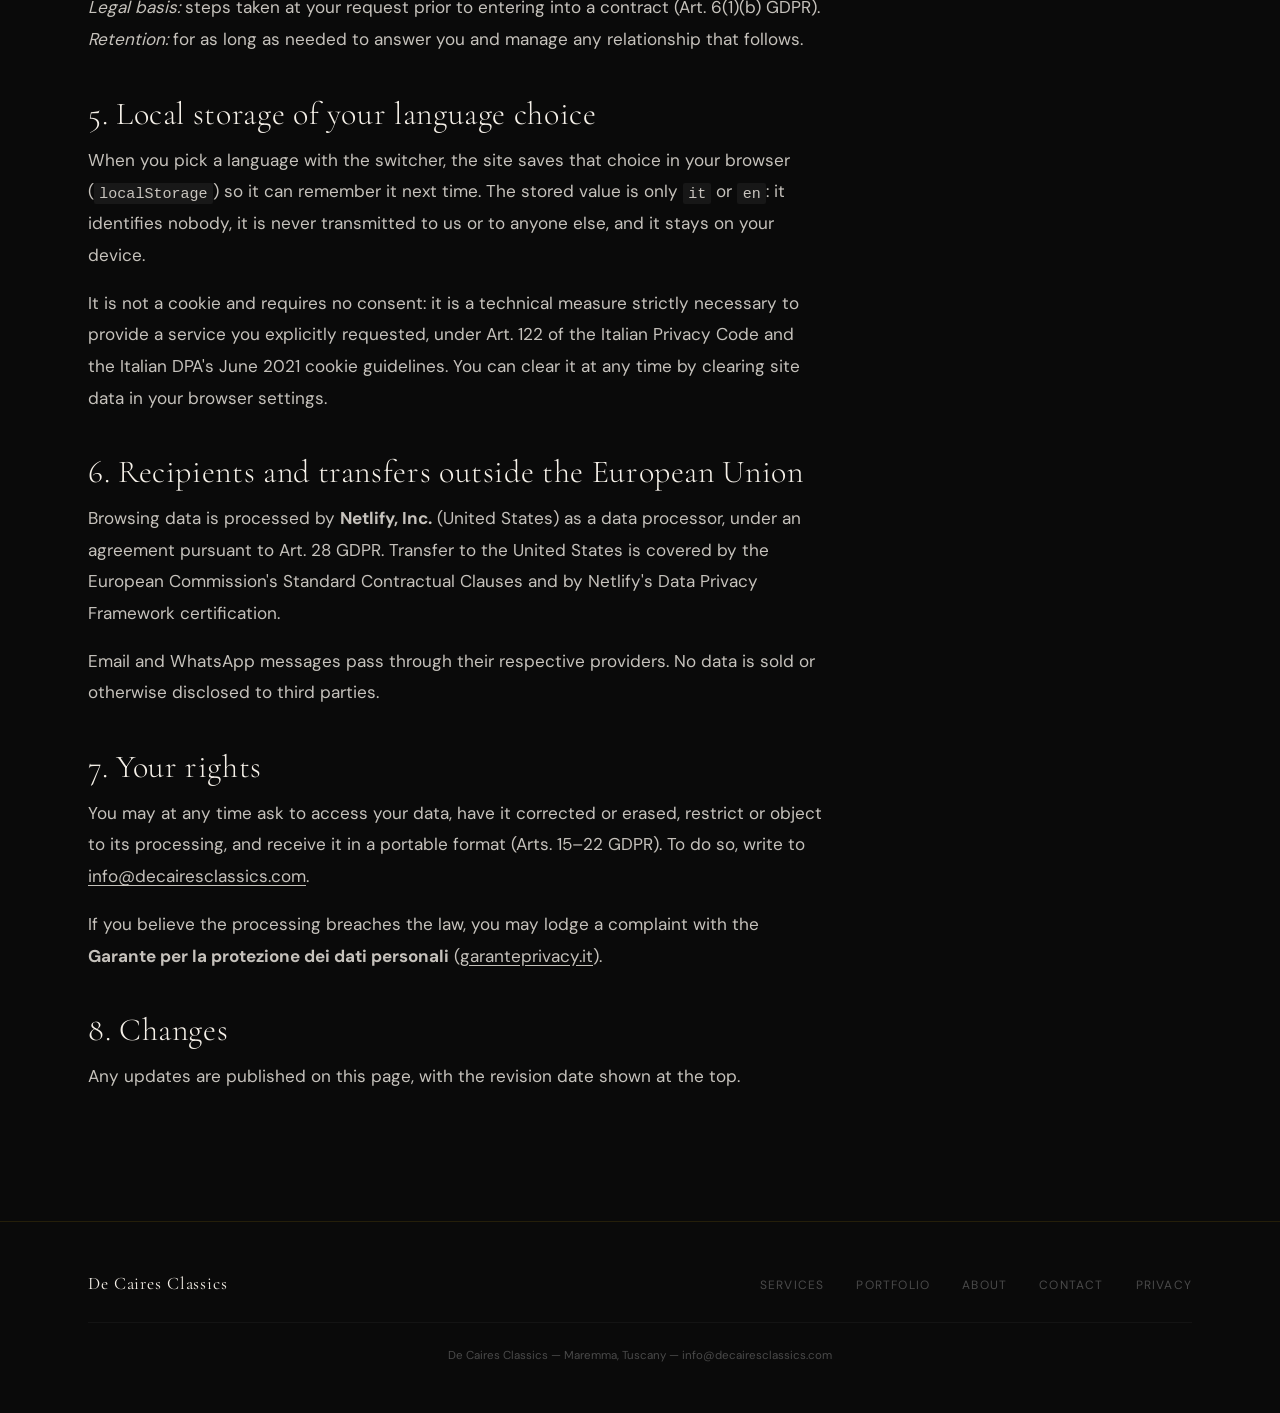
<file: privacy.html>
<!DOCTYPE html>
<html lang="it">
<head>
<meta charset="UTF-8">
<meta name="viewport" content="width=device-width, initial-scale=1.0">
<title>Privacy | De Caires Classics</title>
<meta name="robots" content="noindex, follow">
<link rel="icon" type="image/png" href="images/mini-logo.png">
<link rel="stylesheet" href="css/style.css">
<style>
  .pp { max-width: 46rem; }
  .pp h2 { margin-bottom: 0.5rem; }
  .pp h3 { margin: 2.5rem 0 0.75rem; }
  .pp p, .pp li { line-height: 1.85; margin-bottom: 1rem; }
  .pp ul { margin: 0 0 1rem 1.25rem; }
  .pp li { margin-bottom: 0.5rem; }
  .pp code {
    font-size: 0.88em; padding: 0.1em 0.35em;
    background: rgba(127,127,127,0.12); border-radius: 2px;
  }
  .pp a { text-decoration: underline; text-underline-offset: 3px; }
  .pp-date { font-size: 0.85rem; opacity: 0.7; }
  [data-pp-lang] { display: none; }
  [data-pp-lang].is-on { display: block; }
</style>
</head>
<body>

<nav class="nav" role="navigation" aria-label="Main navigation">
    <div class="container">
      <div class="nav__inner">
        <a href="index.html" class="nav__logo"><img src="images/mini-logo.png" alt="">De Caires Classics</a>
        <button class="nav__toggle" aria-label="Toggle menu" aria-expanded="false">
          <span></span><span></span><span></span>
        </button>
        <ul class="nav__links">
          <li><a href="index.html" data-i18n="nav.home">Home</a></li>
          <li><a href="services.html" data-i18n="nav.services">Services</a></li>
          <li><a href="portfolio.html" data-i18n="nav.portfolio">Portfolio</a></li>
          <li><a href="about.html" data-i18n="nav.about">About</a></li>
          <li><a href="contact.html" data-i18n="nav.contact">Contact</a></li>
          <li class="nav__lang">
            <div class="lang-toggle" id="lang-toggle">
              <button class="lang-toggle__option" data-lang="en">EN</button>
              <span class="lang-toggle__sep" aria-hidden="true">|</span>
              <button class="lang-toggle__option" data-lang="it">IT</button>
            </div>
          </li>
        </ul>
      </div>
    </div>
  </nav>

<main>
  <section class="page-hero"><div class="container">
    <span class="eyebrow section__kicker">Privacy</span>
  </div></section>
  <section><div class="container"><div class="prose pp">

<div data-pp-lang="it">

<h2>Informativa sul trattamento dei dati personali</h2>
<p class="pp-date">Ultimo aggiornamento: 28 settembre 2026</p>

<p>Questa informativa descrive come vengono trattati i dati personali di chi
visita <strong>decairesclassics.com</strong>, ai sensi dell'art. 13 del Regolamento (UE)
2016/679 (GDPR).</p>

<h3>1. Titolare del trattamento</h3>
<p><strong>De Caires Srl</strong><br>
Via Aurelia Vecchia 14, Bivio di Caldana, 58023 Gavorrano (GR), Italia<br>
P.IVA e C.F. 01789510532 &mdash; REA GR-237464<br>
Email: <a href="mailto:info@decairesclassics.com">info@decairesclassics.com</a></p>

<h3>2. Che cosa questo sito non fa</h3>
<p>Vale la pena dirlo prima del resto, perche' restringe molto il campo:</p>
<ul>
  <li>non utilizza <strong>cookie</strong>, di alcun tipo;</li>
  <li>non utilizza strumenti di <strong>statistica o profilazione</strong>
      (nessun Google Analytics, Tag Manager, pixel dei social o simili);</li>
  <li>non carica <strong>alcuna risorsa da server di terzi</strong>: caratteri
      tipografici, immagini e script sono serviti dal nostro dominio, quindi
      la tua visita non viene comunicata a nessun altro fornitore;</li>
  <li>non contiene <strong>moduli che inviano dati</strong> a un server: dove
      e' presente un modulo di contatto, questo si limita a comporre un
      messaggio e ad aprire la tua applicazione di posta o WhatsApp. Sei tu a
      decidere se inviarlo, e il testo non transita da noi prima di allora.</li>
</ul>

<h3>3. Dati di navigazione</h3>
<p>Il sito e' ospitato su <strong>Netlify</strong>, che per necessita' tecniche
registra nei log di sistema l'indirizzo IP, la data e l'ora della richiesta, la
pagina richiesta e il tipo di browser. Sono dati che qualunque server web
riceve per poter rispondere.</p>
<p><em>Base giuridica:</em> legittimo interesse (art. 6.1.f GDPR) a erogare il
servizio e mantenerlo sicuro.<br>
<em>Conservazione:</em> secondo le politiche di Netlify, per il tempo
necessario alla sicurezza e diagnostica del servizio.</p>

<h3>4. Dati che ci invii tu</h3>
<p>Se ci scrivi per email o WhatsApp, trattiamo quello che ci comunichi: nome,
recapito e il contenuto del messaggio.</p>
<p><em>Base giuridica:</em> esecuzione di misure precontrattuali su tua
richiesta (art. 6.1.b GDPR).<br>
<em>Conservazione:</em> per il tempo necessario a dare seguito alla richiesta e
a gestire l'eventuale rapporto che ne nasce.</p>

<h3>5. Memorizzazione locale della lingua</h3>
<p>Quando scegli la lingua con il selettore, il sito salva quella scelta nel
tuo browser (<code>localStorage</code>), per ricordarsela alla visita
successiva. Il valore memorizzato e' soltanto <code>it</code> o <code>en</code>:
non identifica nessuno, non viene mai trasmesso a noi ne' a terzi, e resta sul
tuo dispositivo.</p>
<p>Non e' un cookie e non richiede consenso: e' uno strumento tecnico
strettamente necessario a erogare un servizio che hai richiesto tu, secondo
l'art. 122 del Codice Privacy e le Linee guida cookie del Garante del giugno
2021. Puoi cancellarlo in qualunque momento svuotando i dati del sito dalle
impostazioni del browser.</p>

<h3>6. Destinatari e trasferimenti fuori dall'Unione Europea</h3>
<p>I dati di navigazione sono trattati da <strong>Netlify, Inc.</strong>
(Stati Uniti) in qualita' di responsabile del trattamento, sulla base di un
accordo ai sensi dell'art. 28 GDPR. Il trasferimento verso gli Stati Uniti e'
garantito dalle Clausole Contrattuali Standard della Commissione europea e
dall'adesione al Data Privacy Framework.</p>
<p>Le comunicazioni via email o WhatsApp transitano dai rispettivi fornitori
di servizio. Nessun dato viene ceduto o venduto a terzi.</p>

<h3>7. I tuoi diritti</h3>
<p>Puoi in ogni momento chiedere di accedere ai tuoi dati, di rettificarli o
cancellarli, di limitarne o opporti al trattamento, e di riceverli in formato
portabile (artt. 15&ndash;22 GDPR). Per farlo scrivi a <a href="mailto:info@decairesclassics.com">info@decairesclassics.com</a>.</p>
<p>Se ritieni che il trattamento violi la normativa, puoi proporre reclamo al
<strong>Garante per la protezione dei dati personali</strong>
(<a href="https://www.garanteprivacy.it" target="_blank" rel="noopener">garanteprivacy.it</a>).</p>

<h3>8. Modifiche</h3>
<p>Eventuali aggiornamenti vengono pubblicati su questa pagina, con la data di
revisione in alto.</p>

</div>

<div data-pp-lang="en">

<h2>Privacy notice</h2>
<p class="pp-date">Last updated: 28 September 2026</p>

<p>This notice explains how personal data is handled for visitors to
<strong>decairesclassics.com</strong>, under Article 13 of Regulation (EU) 2016/679 (GDPR).</p>

<h3>1. Data controller</h3>
<p><strong>De Caires Srl</strong><br>
Via Aurelia Vecchia 14, Bivio di Caldana, 58023 Gavorrano (GR), Italy<br>
VAT and tax code 01789510532 &mdash; REA GR-237464<br>
Email: <a href="mailto:info@decairesclassics.com">info@decairesclassics.com</a></p>

<h3>2. What this site does not do</h3>
<p>Worth saying first, because it narrows things considerably:</p>
<ul>
  <li>it uses <strong>no cookies</strong> of any kind;</li>
  <li>it uses <strong>no analytics or profiling</strong> tools &mdash; no Google
      Analytics, Tag Manager, social pixels or anything comparable;</li>
  <li>it loads <strong>no resources from third-party servers</strong>: fonts,
      images and scripts are all served from our own domain, so your visit is
      not disclosed to any other provider;</li>
  <li>it has <strong>no forms that submit data</strong> to a server. Where a
      contact form exists, it only composes a message and opens your own mail
      client or WhatsApp. You decide whether to send it, and the text does not
      pass through us before you do.</li>
</ul>

<h3>3. Browsing data</h3>
<p>The site is hosted on <strong>Netlify</strong>, which for technical reasons
records in its system logs the IP address, the date and time of the request,
the page requested and the browser type. This is what any web server receives
in order to reply at all.</p>
<p><em>Legal basis:</em> legitimate interest (Art. 6(1)(f) GDPR) in providing
and securing the service.<br>
<em>Retention:</em> per Netlify's policies, for as long as needed for service
security and diagnostics.</p>

<h3>4. Data you send us</h3>
<p>If you write to us by email or WhatsApp, we process what you choose to tell
us: your name, contact details and the content of your message.</p>
<p><em>Legal basis:</em> steps taken at your request prior to entering into a
contract (Art. 6(1)(b) GDPR).<br>
<em>Retention:</em> for as long as needed to answer you and manage any
relationship that follows.</p>

<h3>5. Local storage of your language choice</h3>
<p>When you pick a language with the switcher, the site saves that choice in
your browser (<code>localStorage</code>) so it can remember it next time. The
stored value is only <code>it</code> or <code>en</code>: it identifies nobody,
it is never transmitted to us or to anyone else, and it stays on your device.</p>
<p>It is not a cookie and requires no consent: it is a technical measure
strictly necessary to provide a service you explicitly requested, under
Art. 122 of the Italian Privacy Code and the Italian DPA's June 2021 cookie
guidelines. You can clear it at any time by clearing site data in your
browser settings.</p>

<h3>6. Recipients and transfers outside the European Union</h3>
<p>Browsing data is processed by <strong>Netlify, Inc.</strong> (United States)
as a data processor, under an agreement pursuant to Art. 28 GDPR. Transfer to
the United States is covered by the European Commission's Standard Contractual
Clauses and by Netlify's Data Privacy Framework certification.</p>
<p>Email and WhatsApp messages pass through their respective providers. No data
is sold or otherwise disclosed to third parties.</p>

<h3>7. Your rights</h3>
<p>You may at any time ask to access your data, have it corrected or erased,
restrict or object to its processing, and receive it in a portable format
(Arts. 15&ndash;22 GDPR). To do so, write to <a href="mailto:info@decairesclassics.com">info@decairesclassics.com</a>.</p>
<p>If you believe the processing breaches the law, you may lodge a complaint
with the <strong>Garante per la protezione dei dati personali</strong>
(<a href="https://www.garanteprivacy.it" target="_blank" rel="noopener">garanteprivacy.it</a>).</p>

<h3>8. Changes</h3>
<p>Any updates are published on this page, with the revision date shown at the
top.</p>

</div>
  </div></div></section>
</main>

<footer class="footer">
    <div class="container">
      <div class="footer__inner">
        <span class="footer__logo">De Caires Classics</span>
        <ul class="footer__links">
          <li><a href="services.html" data-i18n="nav.services">Services</a></li>
          <li><a href="portfolio.html" data-i18n="nav.portfolio">Portfolio</a></li>
          <li><a href="about.html" data-i18n="nav.about">About</a></li>
          <li><a href="contact.html" data-i18n="nav.contact">Contact</a></li>
          <li><a href="privacy.html">Privacy</a></li>
        </ul>
      </div>
      <p class="footer__copy" data-i18n-html="footer.copy">De Caires Classics &mdash; Maremma, Tuscany &mdash; <a href="mailto:info@decairesclassics.com" style="color: inherit;">info@decairesclassics.com</a></p>
    </div>
  </footer>

<script>
  (function () {
    var KEY = 'dcc-lang';
    function stored() {
      try { return localStorage.getItem(KEY); } catch (e) { return null; }
    }
    function pick() {
      var s = stored();
      if (s === 'it' || s === 'en') return s;
      if (/\.it$/i.test(location.hostname)) return 'it';
      return /^it\b/i.test(navigator.language || '') ? 'it' : 'en';
    }
    function show(lang) {
      document.querySelectorAll('[data-pp-lang]').forEach(function (el) {
        el.classList.toggle('is-on', el.getAttribute('data-pp-lang') === lang);
      });
      document.documentElement.setAttribute('lang', lang);
    }
    show(pick());
    /* Il selettore del sito scrive la preferenza per conto suo: qui basta
       riallineare i due blocchi quando viene cliccato. */
    document.addEventListener('click', function (e) {
      var b = e.target.closest('[data-lang]');
      if (b) setTimeout(function () { show(b.getAttribute('data-lang')); }, 0);
    });
  })();
</script>
<script src="js/vendor/i18next.min.js"></script>
<script src="js/main.js"></script>
<script src="js/i18n.js"></script>
</body>
</html>
</file>
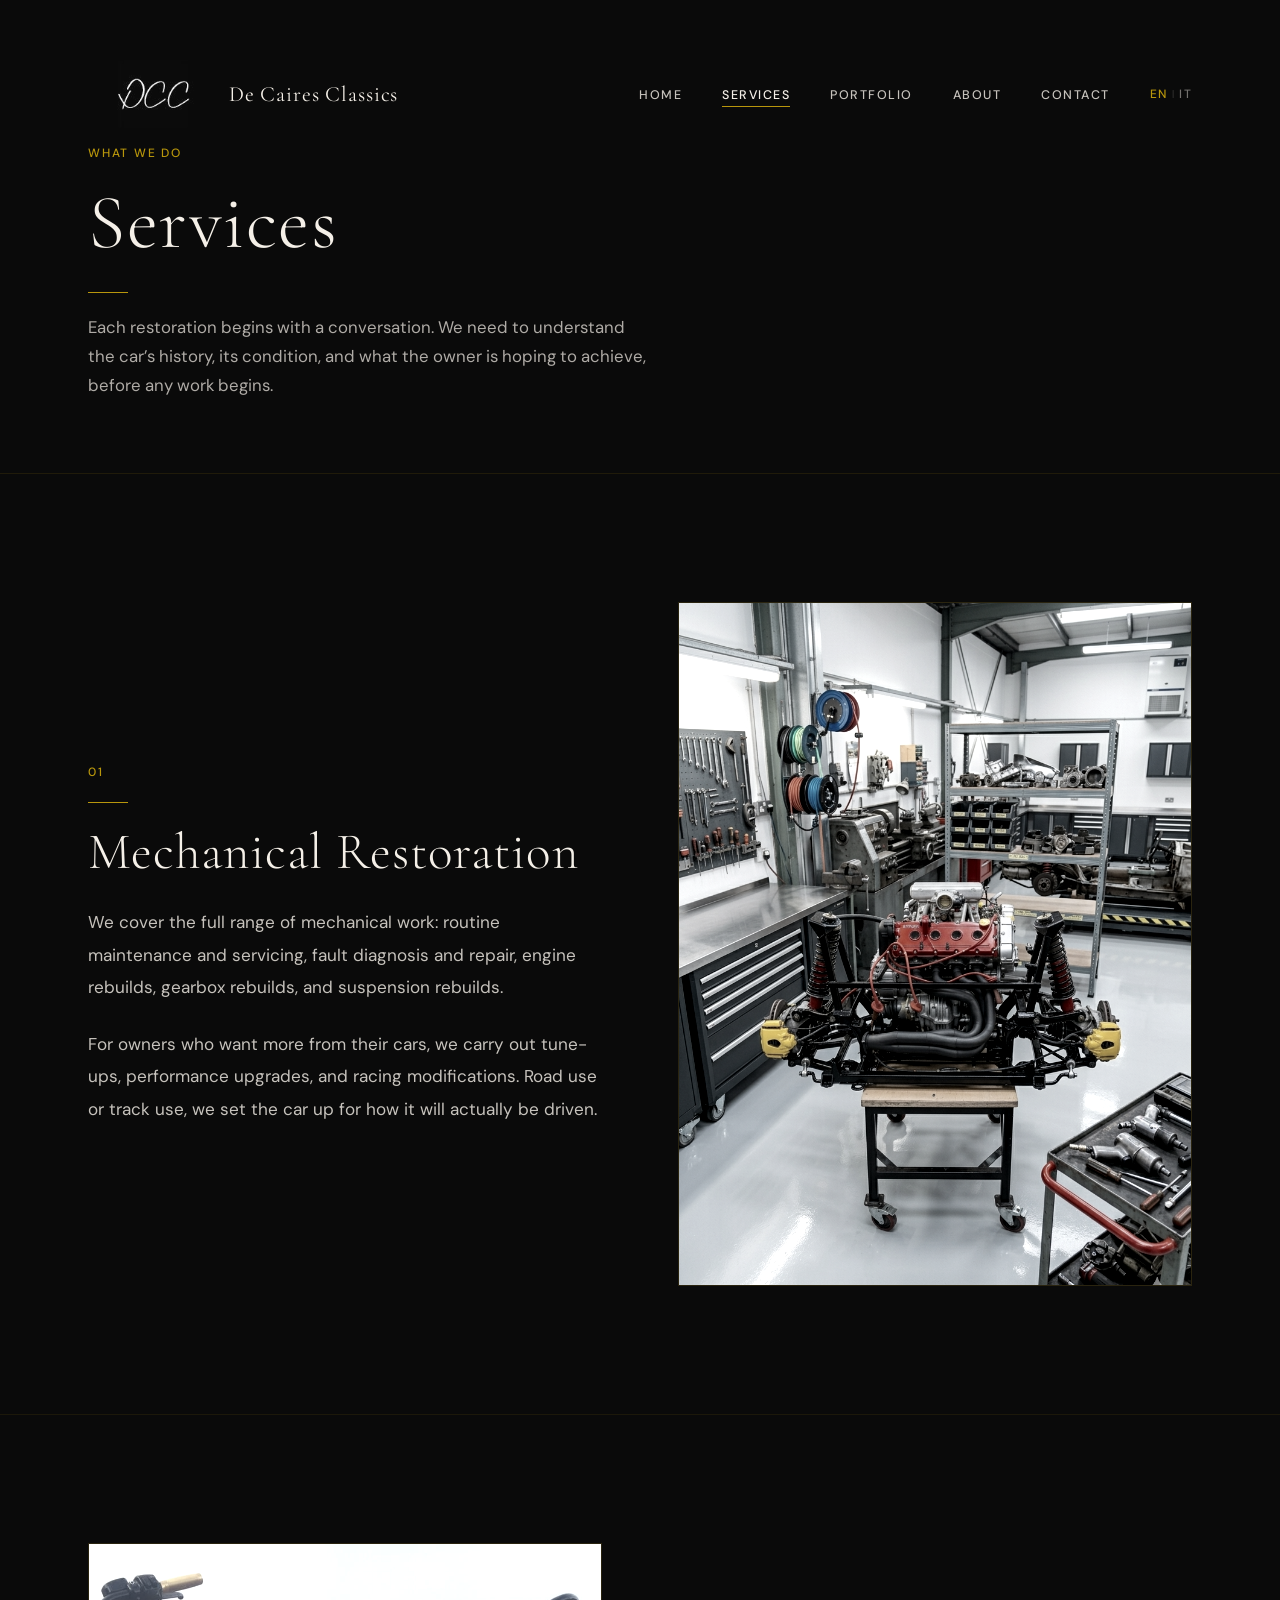
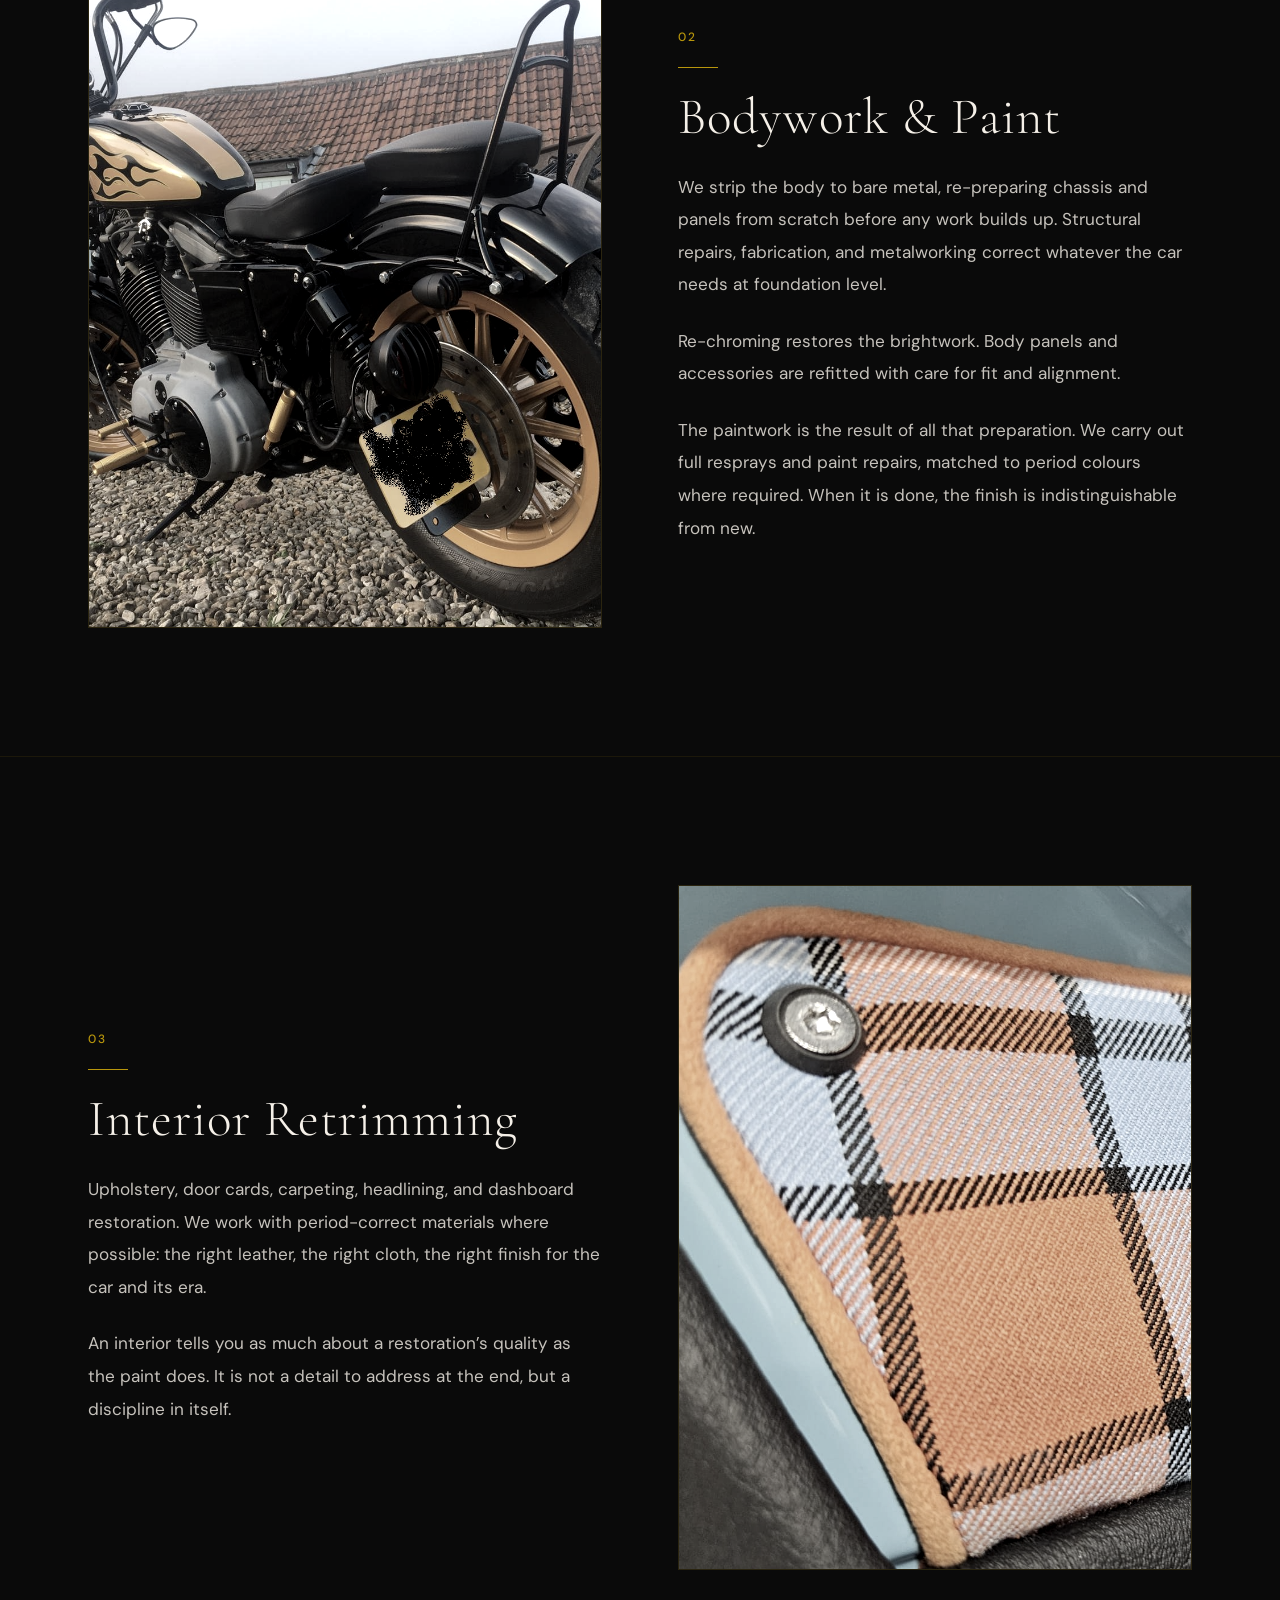
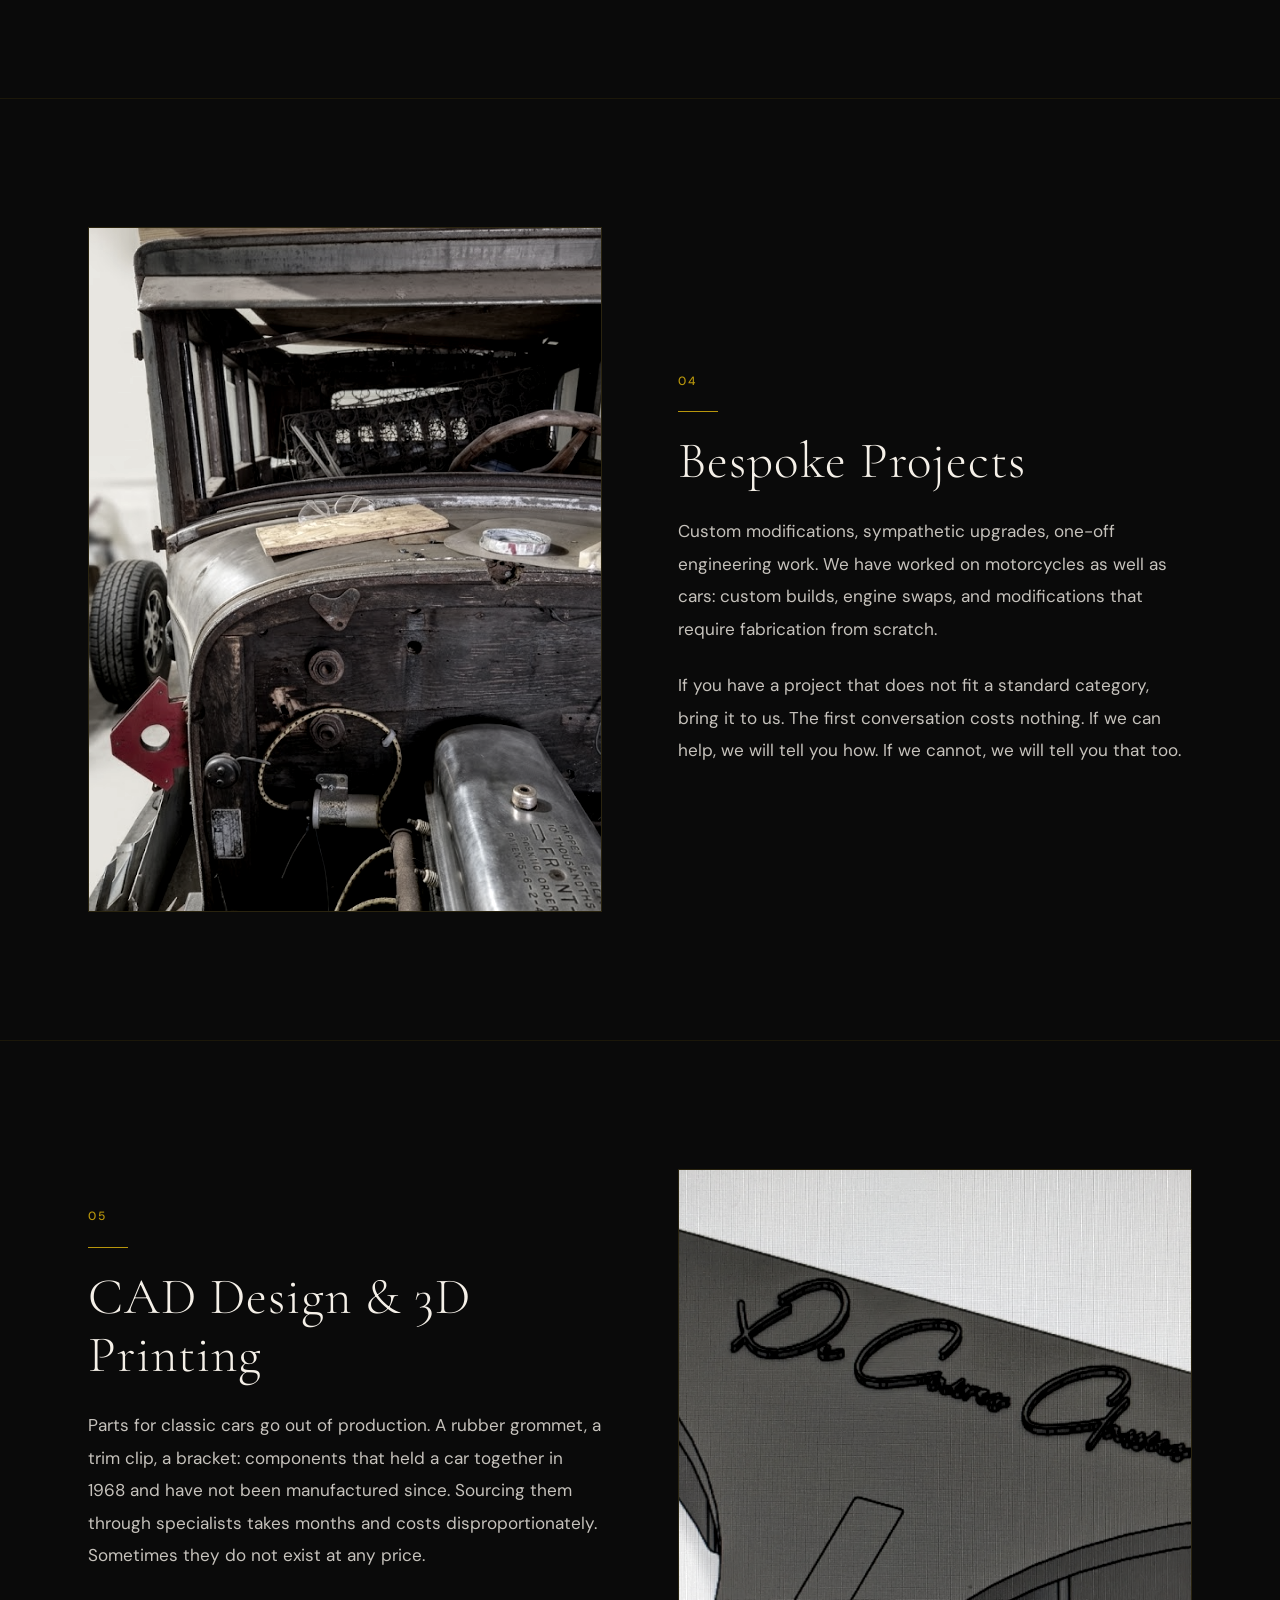
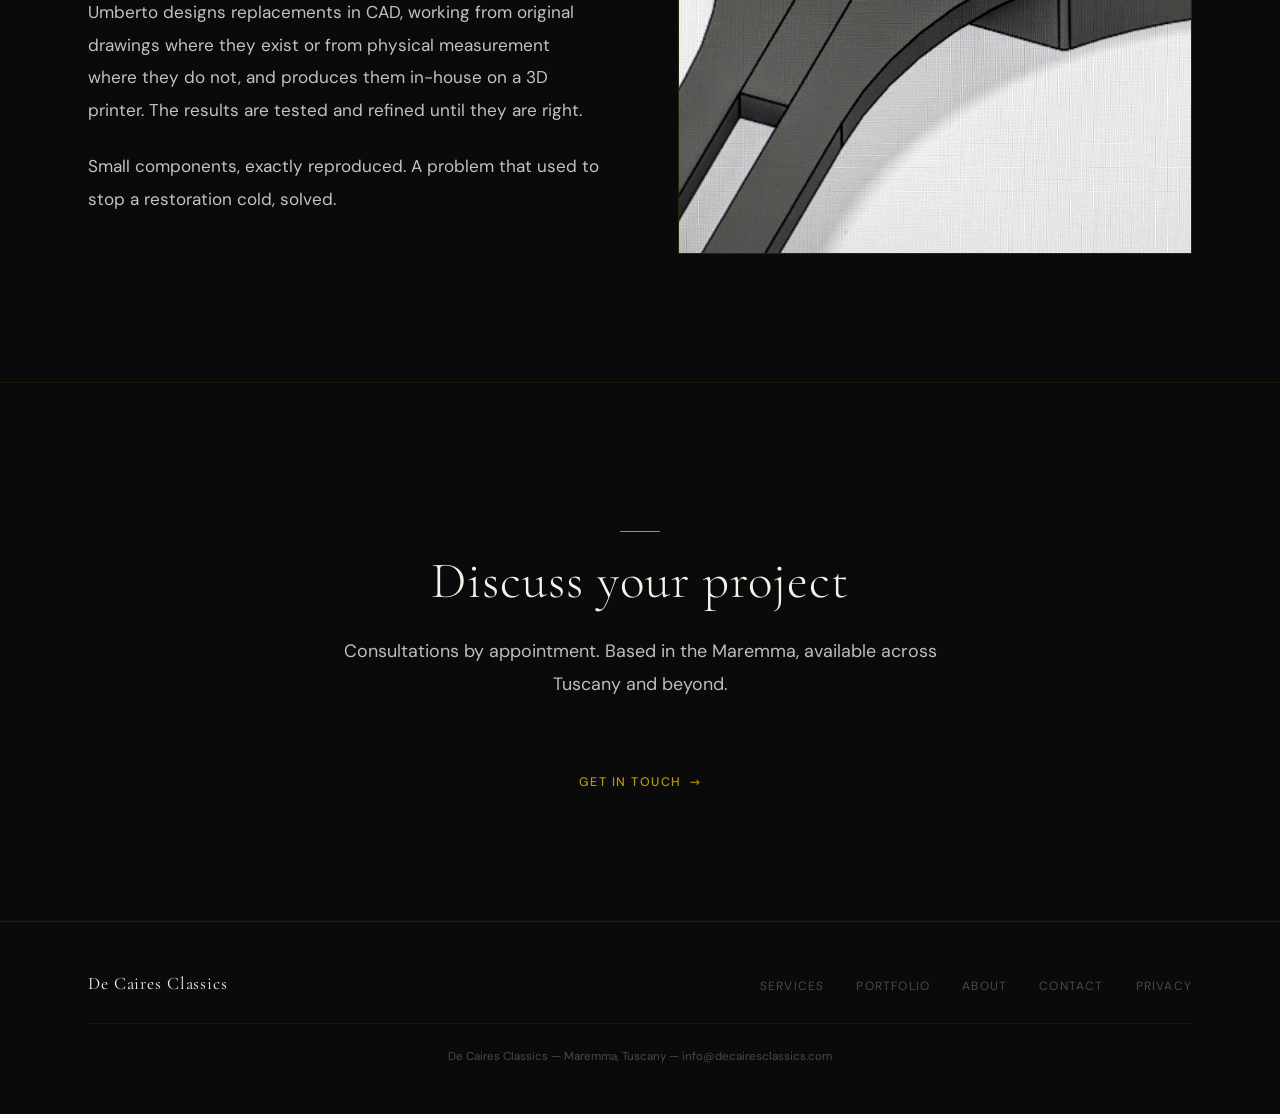
<file: services.html>
<!DOCTYPE html>
<html lang="en" data-page="services">
<head>
  <meta charset="UTF-8">
  <meta name="viewport" content="width=device-width, initial-scale=1.0">
  <title>Services — De Caires Classics</title>
  <meta name="description" content="Classic car restoration services in Tuscany: mechanical rebuilds, bodywork and paint, interior retrimming, and bespoke engineering projects. Based in the Maremma.">
  <link rel="stylesheet" href="css/style.css">
</head>
<body>

  <nav class="nav" role="navigation" aria-label="Main navigation">
    <div class="container">
      <div class="nav__inner">
        <a href="index.html" class="nav__logo"><img src="images/mini-logo.png" alt="">De Caires Classics</a>
        <button class="nav__toggle" aria-label="Toggle menu" aria-expanded="false">
          <span></span><span></span><span></span>
        </button>
        <ul class="nav__links">
          <li><a href="index.html" data-i18n="nav.home">Home</a></li>
          <li><a href="services.html" data-i18n="nav.services">Services</a></li>
          <li><a href="portfolio.html" data-i18n="nav.portfolio">Portfolio</a></li>
          <li><a href="about.html" data-i18n="nav.about">About</a></li>
          <li><a href="contact.html" data-i18n="nav.contact">Contact</a></li>
          <li class="nav__lang">
            <div class="lang-toggle" id="lang-toggle">
              <button class="lang-toggle__option" data-lang="en">EN</button>
              <span class="lang-toggle__sep" aria-hidden="true">|</span>
              <button class="lang-toggle__option" data-lang="it">IT</button>
            </div>
          </li>
        </ul>
      </div>
    </div>
  </nav>

  <!-- Page hero -->
  <header class="page-hero">
    <div class="container">
      <p class="eyebrow" data-i18n="services.eyebrow">What we do</p>
      <h1 data-i18n="services.heading">Services</h1>
      <div class="divider" style="margin-top: 1.5rem;"></div>
      <p style="max-width: 560px; color: rgba(245,240,232,0.7); margin-top: 1rem; line-height: 1.75;" data-i18n="services.intro">
        Each restoration begins with a conversation. We need to understand the car's
        history, its condition, and what the owner is hoping to achieve, before any
        work begins.
      </p>
    </div>
  </header>

  <!-- Mechanical -->
  <section>
    <div class="container">
      <div class="about-split">
        <div class="about-split__text">
          <p class="eyebrow">01</p>
          <div class="divider"></div>
          <h2 data-i18n="services.mechanical.heading">Mechanical Restoration</h2>
          <div class="prose" style="margin-top: 1.5rem;">
            <p data-i18n="services.mechanical.p1">We cover the full range of mechanical work: routine maintenance and servicing, fault diagnosis and repair, engine rebuilds, gearbox rebuilds, and suspension rebuilds.</p>
            <p data-i18n="services.mechanical.p2">For owners who want more from their cars, we carry out tune-ups, performance upgrades, and racing modifications. Road use or track use, we set the car up for how it will actually be driven.</p>
          </div>
        </div>
        <div class="about-split__image">
          <img src="images/services/mechanics.png" alt="Engine and mechanical restoration work">
        </div>
      </div>
    </div>
  </section>

  <!-- Bodywork -->
  <section style="border-top: 1px solid rgba(184,150,12,0.1);">
    <div class="container">
      <div class="about-split">
        <div class="about-split__image">
          <img src="images/services/bodywork.jpg" alt="Bodywork and paint restoration">
        </div>
        <div class="about-split__text">
          <p class="eyebrow">02</p>
          <div class="divider"></div>
          <h2 data-i18n="services.bodywork.heading">Bodywork &amp; Paint</h2>
          <div class="prose" style="margin-top: 1.5rem;">
            <p data-i18n="services.bodywork.p1">We strip the body to bare metal, re-preparing chassis and panels from scratch before any work builds up. Structural repairs, fabrication, and metalworking correct whatever the car needs at foundation level.</p>
            <p data-i18n="services.bodywork.p2">Re-chroming restores the brightwork. Body panels and accessories are refitted with care for fit and alignment.</p>
            <p data-i18n="services.bodywork.p3">The paintwork is the result of all that preparation. We carry out full resprays and paint repairs, matched to period colours where required. When it is done, the finish is indistinguishable from new.</p>
          </div>
        </div>
      </div>
    </div>
  </section>

  <!-- Interior -->
  <section style="border-top: 1px solid rgba(184,150,12,0.1);">
    <div class="container">
      <div class="about-split">
        <div class="about-split__text">
          <p class="eyebrow">03</p>
          <div class="divider"></div>
          <h2 data-i18n="services.interior.heading">Interior Retrimming</h2>
          <div class="prose" style="margin-top: 1.5rem;">
            <p data-i18n="services.interior.p1">Upholstery, door cards, carpeting, headlining, and dashboard restoration. We work with period-correct materials where possible: the right leather, the right cloth, the right finish for the car and its era.</p>
            <p data-i18n="services.interior.p2">An interior tells you as much about a restoration's quality as the paint does. It is not a detail to address at the end, but a discipline in itself.</p>
          </div>
        </div>
        <div class="about-split__image">
          <img src="images/services/retrimming.jpg" alt="Interior retrimming work">
        </div>
      </div>
    </div>
  </section>

  <!-- Bespoke -->
  <section style="border-top: 1px solid rgba(184,150,12,0.1);">
    <div class="container">
      <div class="about-split">
        <div class="about-split__image">
          <img src="images/services/bespoke.jpg" alt="Bespoke engineering project">
        </div>
        <div class="about-split__text">
          <p class="eyebrow">04</p>
          <div class="divider"></div>
          <h2 data-i18n="services.bespoke.heading">Bespoke Projects</h2>
          <div class="prose" style="margin-top: 1.5rem;">
            <p data-i18n="services.bespoke.p1">Custom modifications, sympathetic upgrades, one-off engineering work. We have worked on motorcycles as well as cars: custom builds, engine swaps, and modifications that require fabrication from scratch.</p>
            <p data-i18n="services.bespoke.p2">If you have a project that does not fit a standard category, bring it to us. The first conversation costs nothing. If we can help, we will tell you how. If we cannot, we will tell you that too.</p>
          </div>
        </div>
      </div>
    </div>
  </section>

  <!-- CAD & 3D Printing -->
  <section style="border-top: 1px solid rgba(184,150,12,0.1);">
    <div class="container">
      <div class="about-split">
        <div class="about-split__text">
          <p class="eyebrow">05</p>
          <div class="divider"></div>
          <h2 data-i18n="services.cad.heading">CAD Design &amp; 3D Printing</h2>
          <div class="prose" style="margin-top: 1.5rem;">
            <p data-i18n="services.cad.p1">Parts for classic cars go out of production. A rubber grommet, a trim clip, a bracket: components that held a car together in 1968 and have not been manufactured since. Sourcing them through specialists takes months and costs disproportionately. Sometimes they do not exist at any price.</p>
            <p data-i18n="services.cad.p2">Umberto designs replacements in CAD, working from original drawings where they exist or from physical measurement where they do not, and produces them in-house on a 3D printer. The results are tested and refined until they are right.</p>
            <p data-i18n="services.cad.p3">Small components, exactly reproduced. A problem that used to stop a restoration cold, solved.</p>
          </div>
        </div>
        <div class="about-split__image">
          <img src="images/services/3d_print.png" alt="3D printed parts for classic car restoration">
        </div>
      </div>
    </div>
  </section>

  <!-- CTA -->
  <section class="intro" style="border-top: 1px solid rgba(184,150,12,0.1);">
    <div class="container">
      <div class="divider divider--center"></div>
      <h2 data-i18n="services.cta.heading">Discuss your project</h2>
      <p class="intro__text" style="margin-top: 1.5rem;" data-i18n="services.cta.body">
        Consultations by appointment. Based in the Maremma, available across Tuscany and beyond.
      </p>
      <div style="text-align: center; margin-top: 2.5rem;">
        <a href="contact.html" class="link-gold" style="justify-content: center;" data-i18n="services.cta.link">Get in touch</a>
      </div>
    </div>
  </section>

  <footer class="footer">
    <div class="container">
      <div class="footer__inner">
        <span class="footer__logo">De Caires Classics</span>
        <ul class="footer__links">
          <li><a href="services.html" data-i18n="nav.services">Services</a></li>
          <li><a href="portfolio.html" data-i18n="nav.portfolio">Portfolio</a></li>
          <li><a href="about.html" data-i18n="nav.about">About</a></li>
          <li><a href="contact.html" data-i18n="nav.contact">Contact</a></li>
          <li><a href="privacy.html">Privacy</a></li>
        </ul>
      </div>
      <p class="footer__copy" data-i18n-html="footer.copy">De Caires Classics &mdash; Maremma, Tuscany &mdash; <a href="mailto:info@decairesclassics.com" style="color: inherit;">info@decairesclassics.com</a></p>
    </div>
  </footer>

  <script src="js/vendor/i18next.min.js"></script>
  <script src="js/main.js"></script>
  <script src="js/i18n.js"></script>
</body>
</html>
</file>
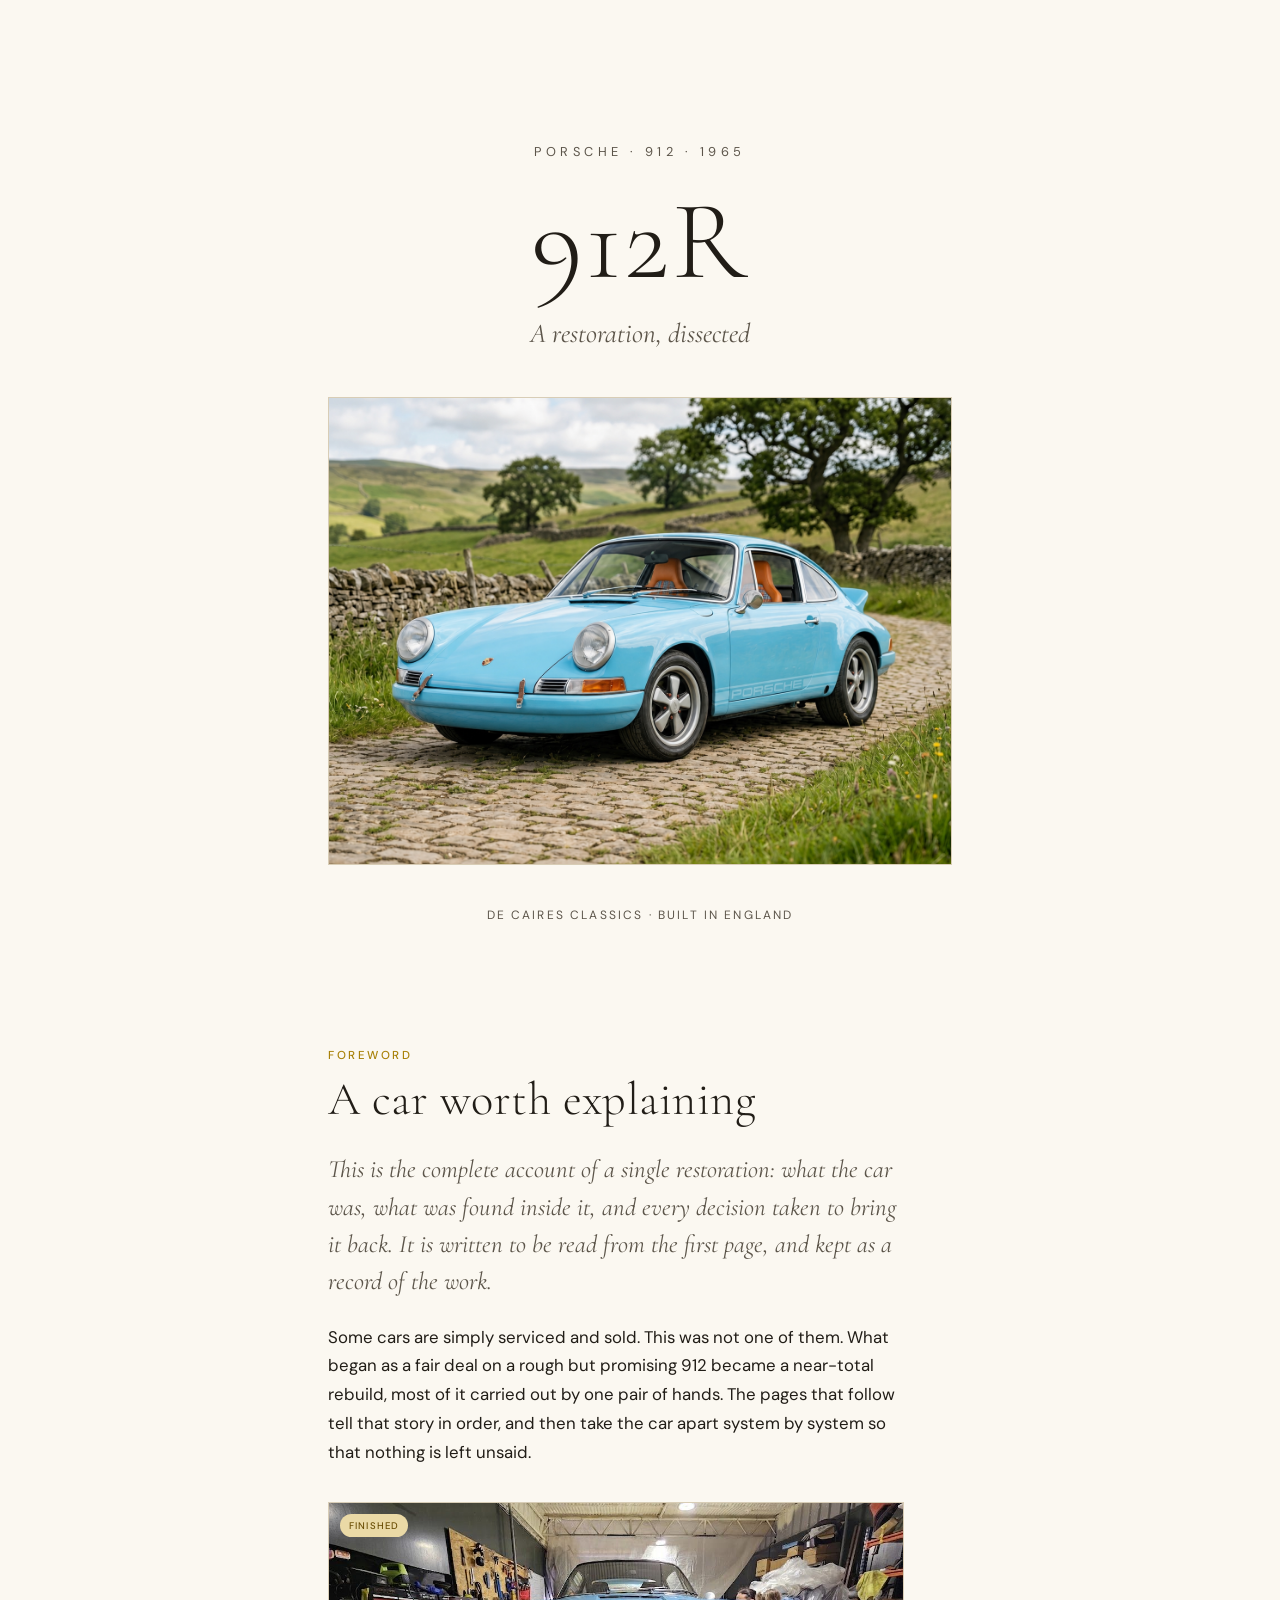
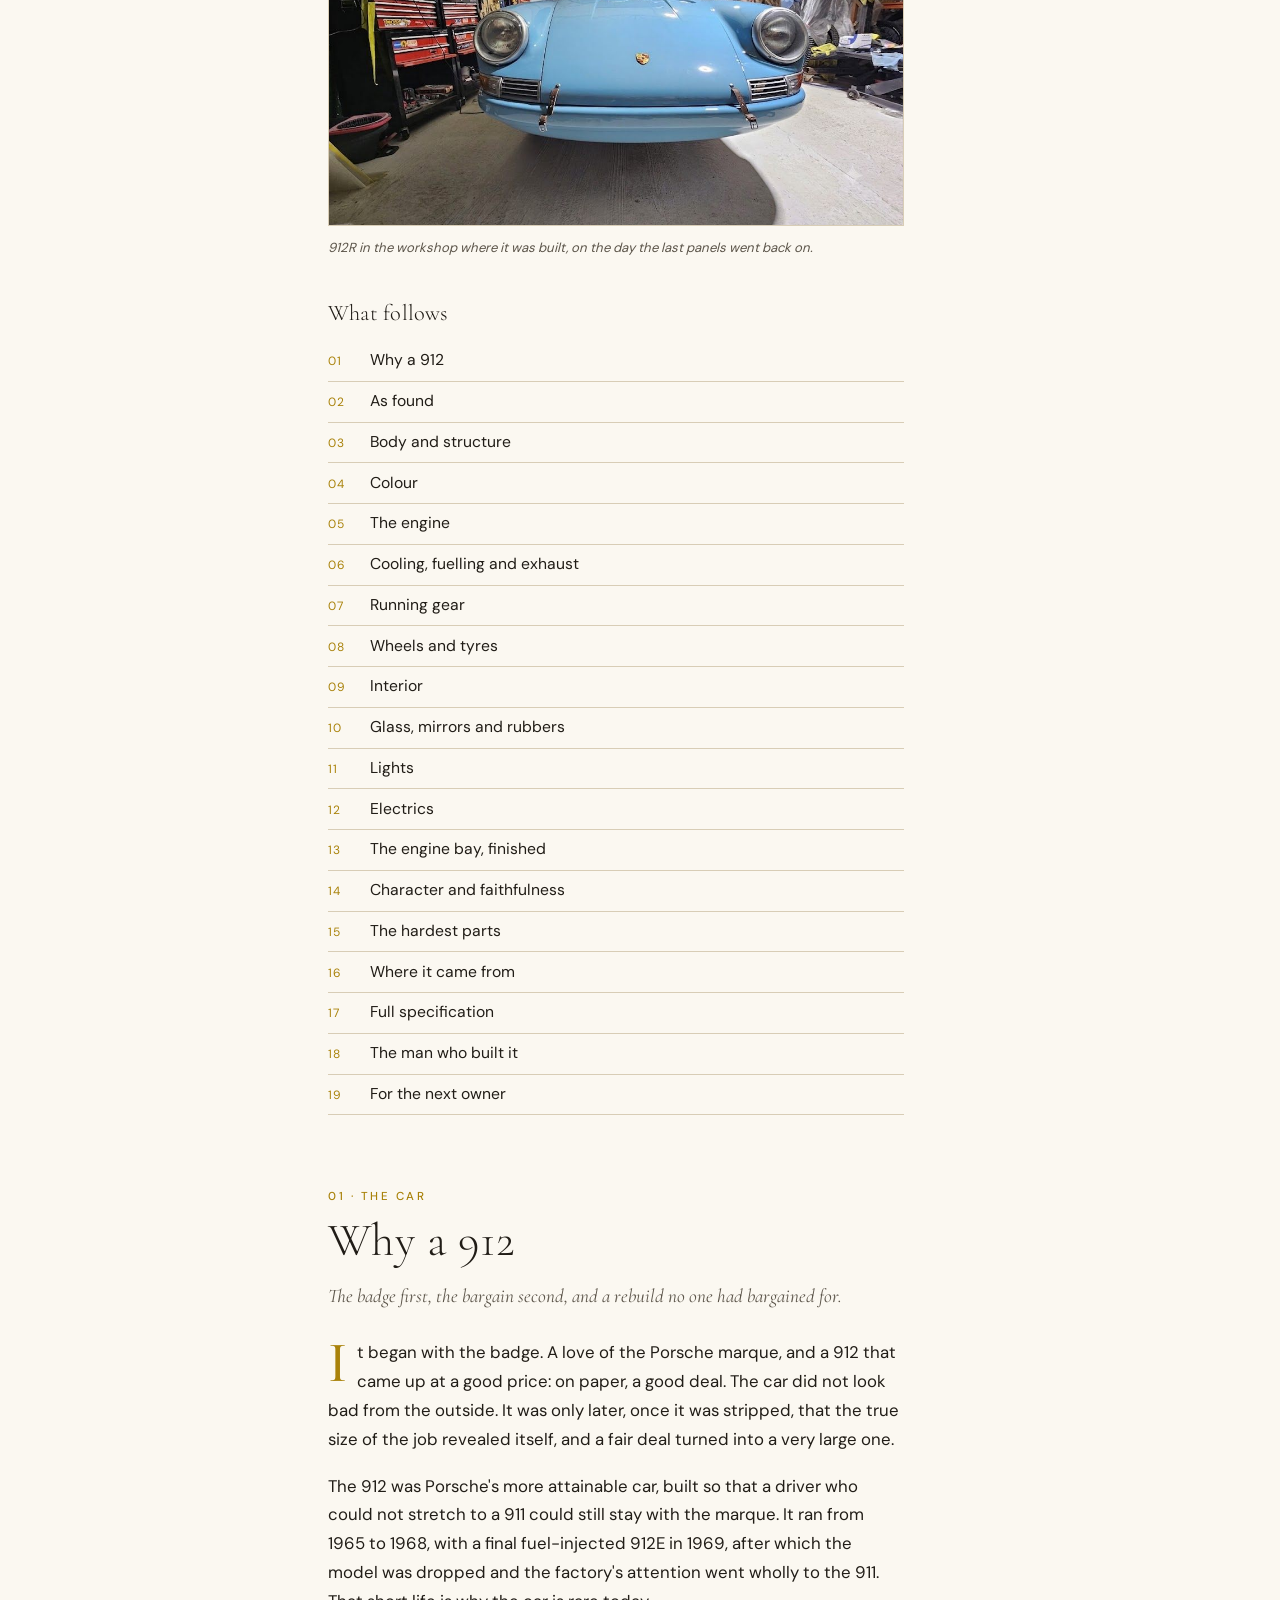
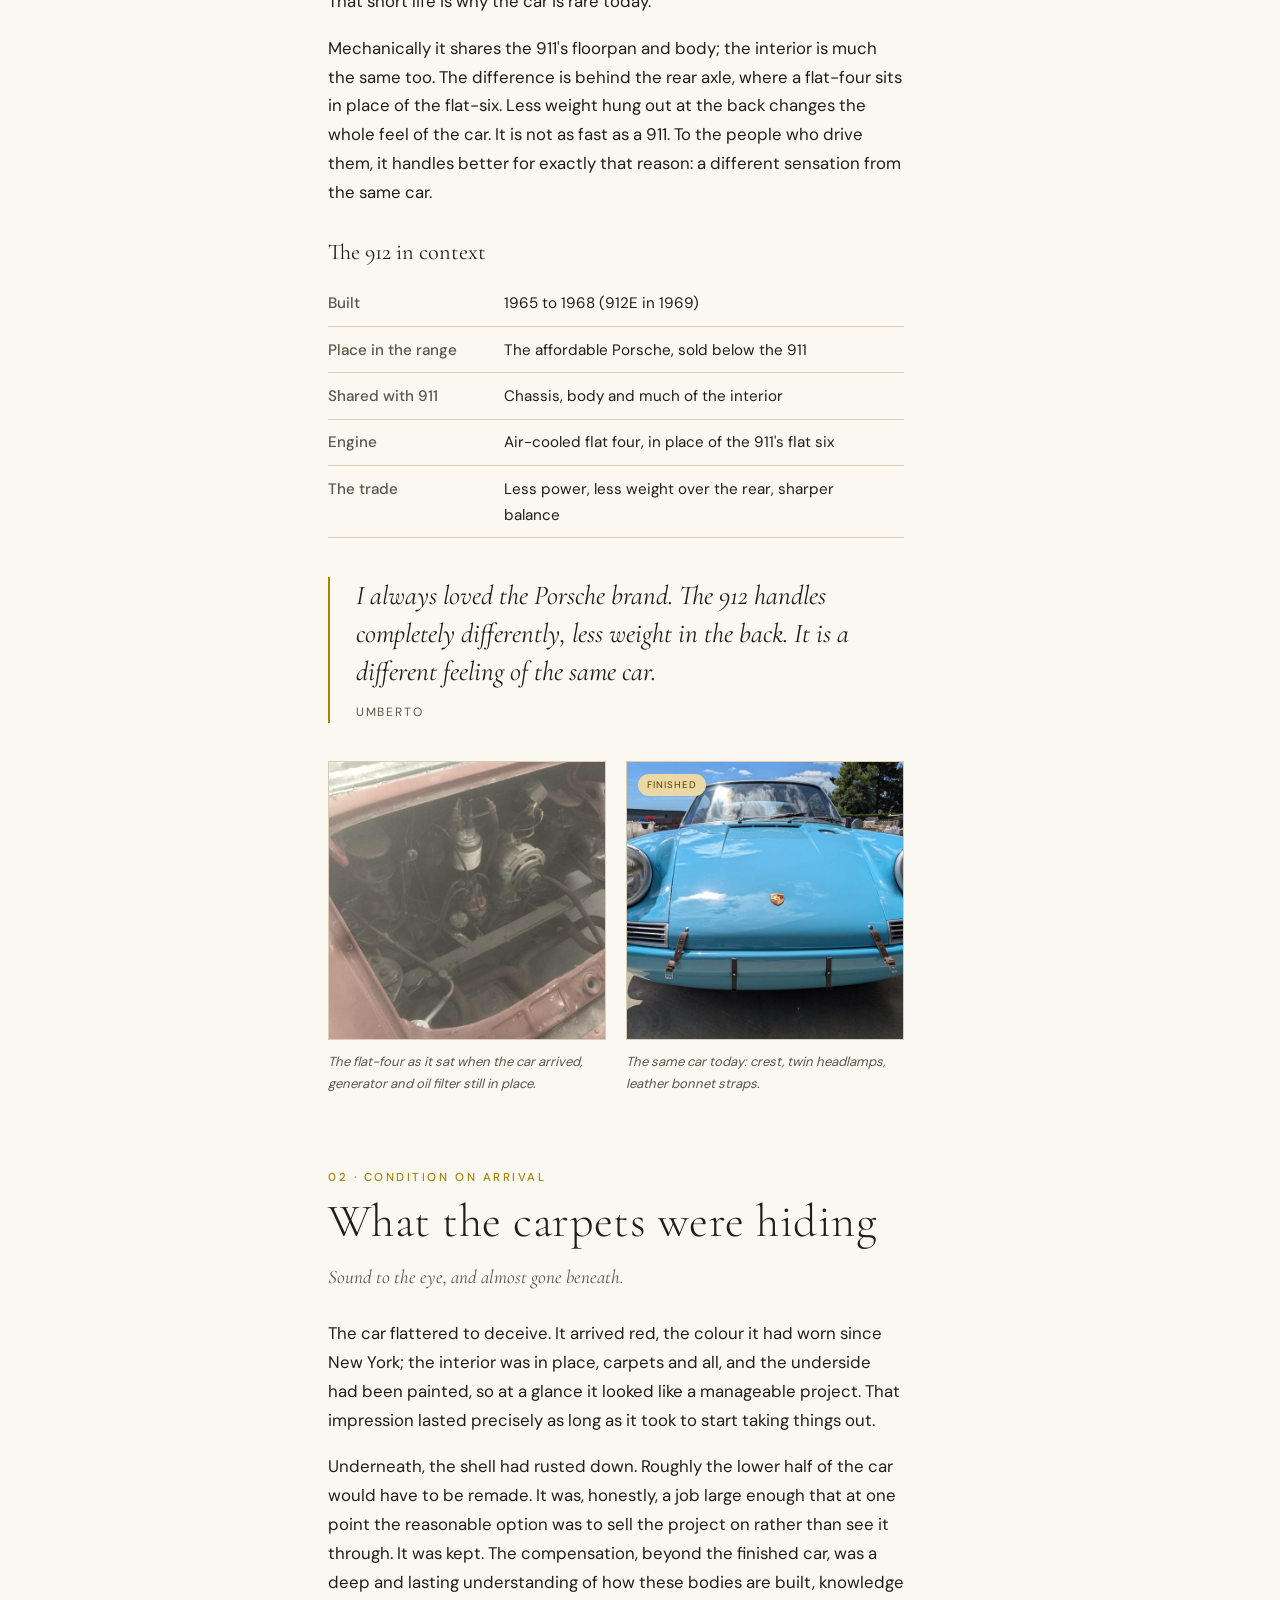
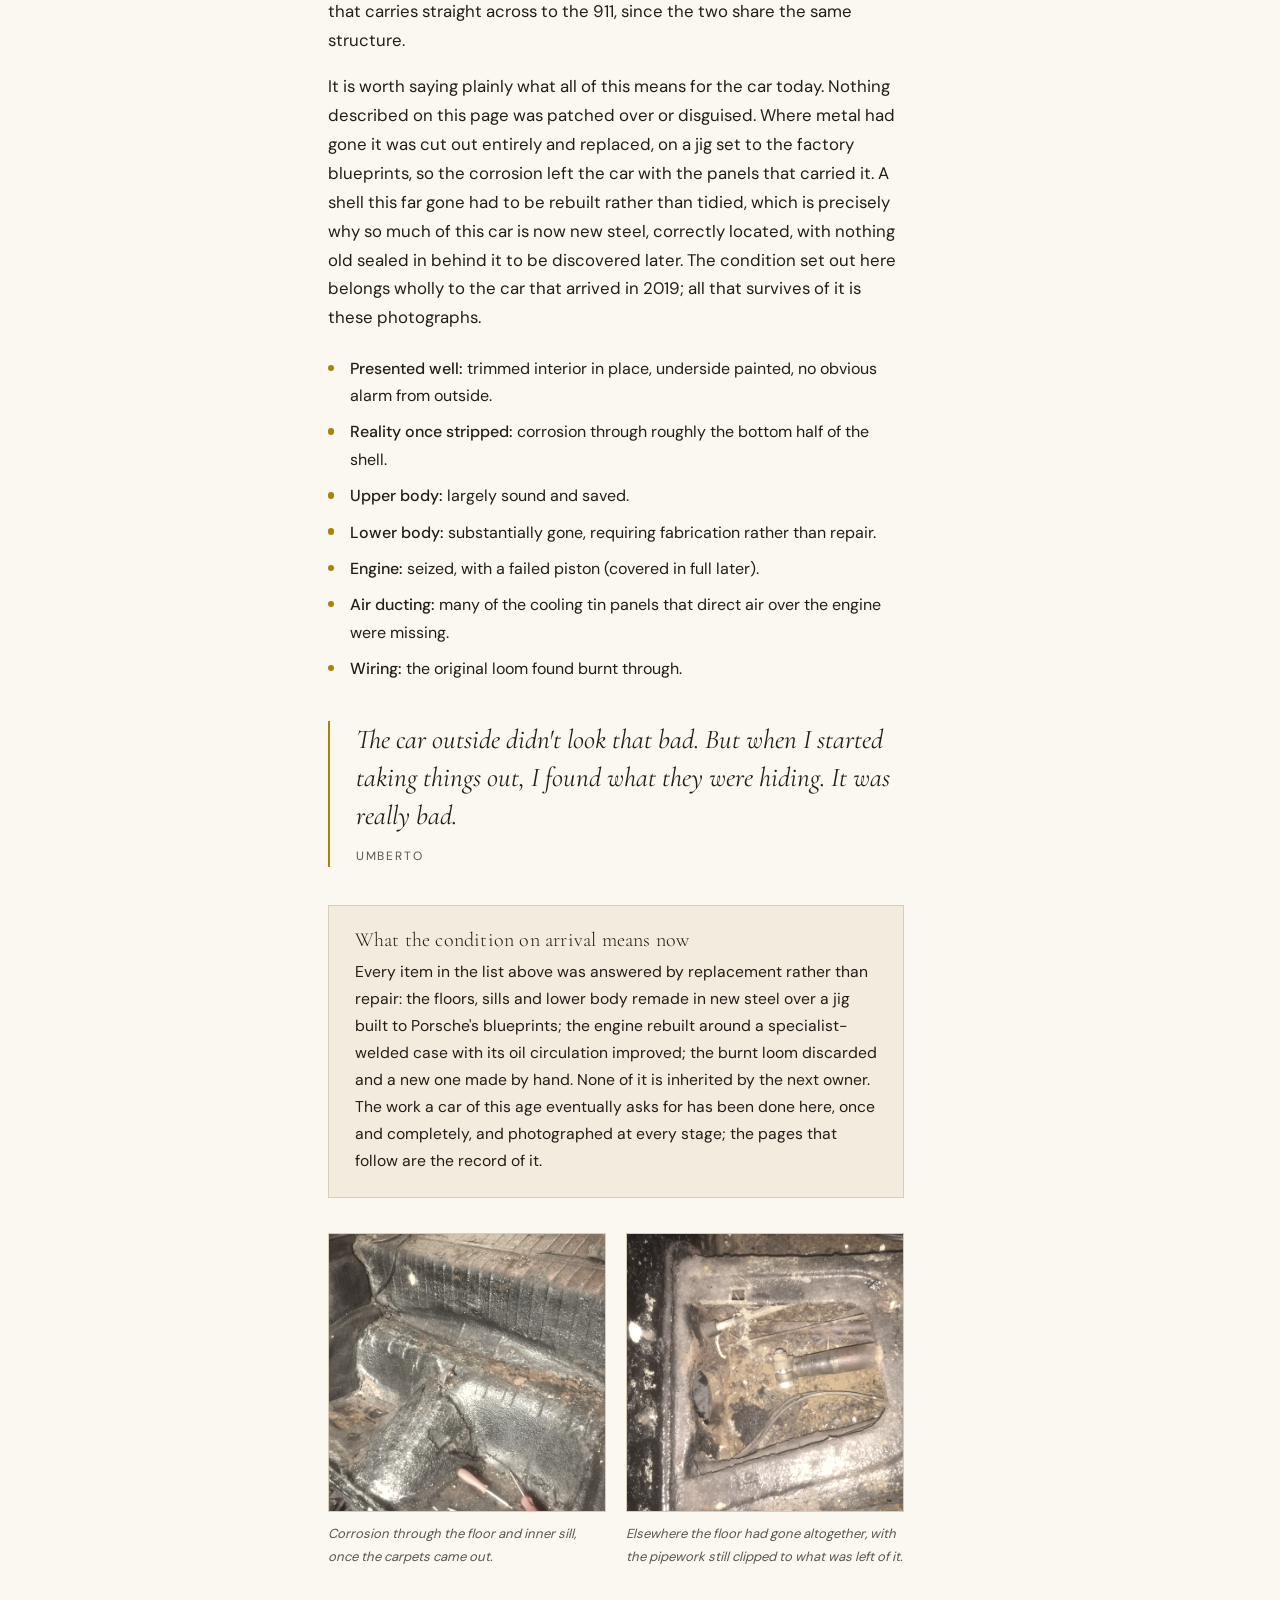
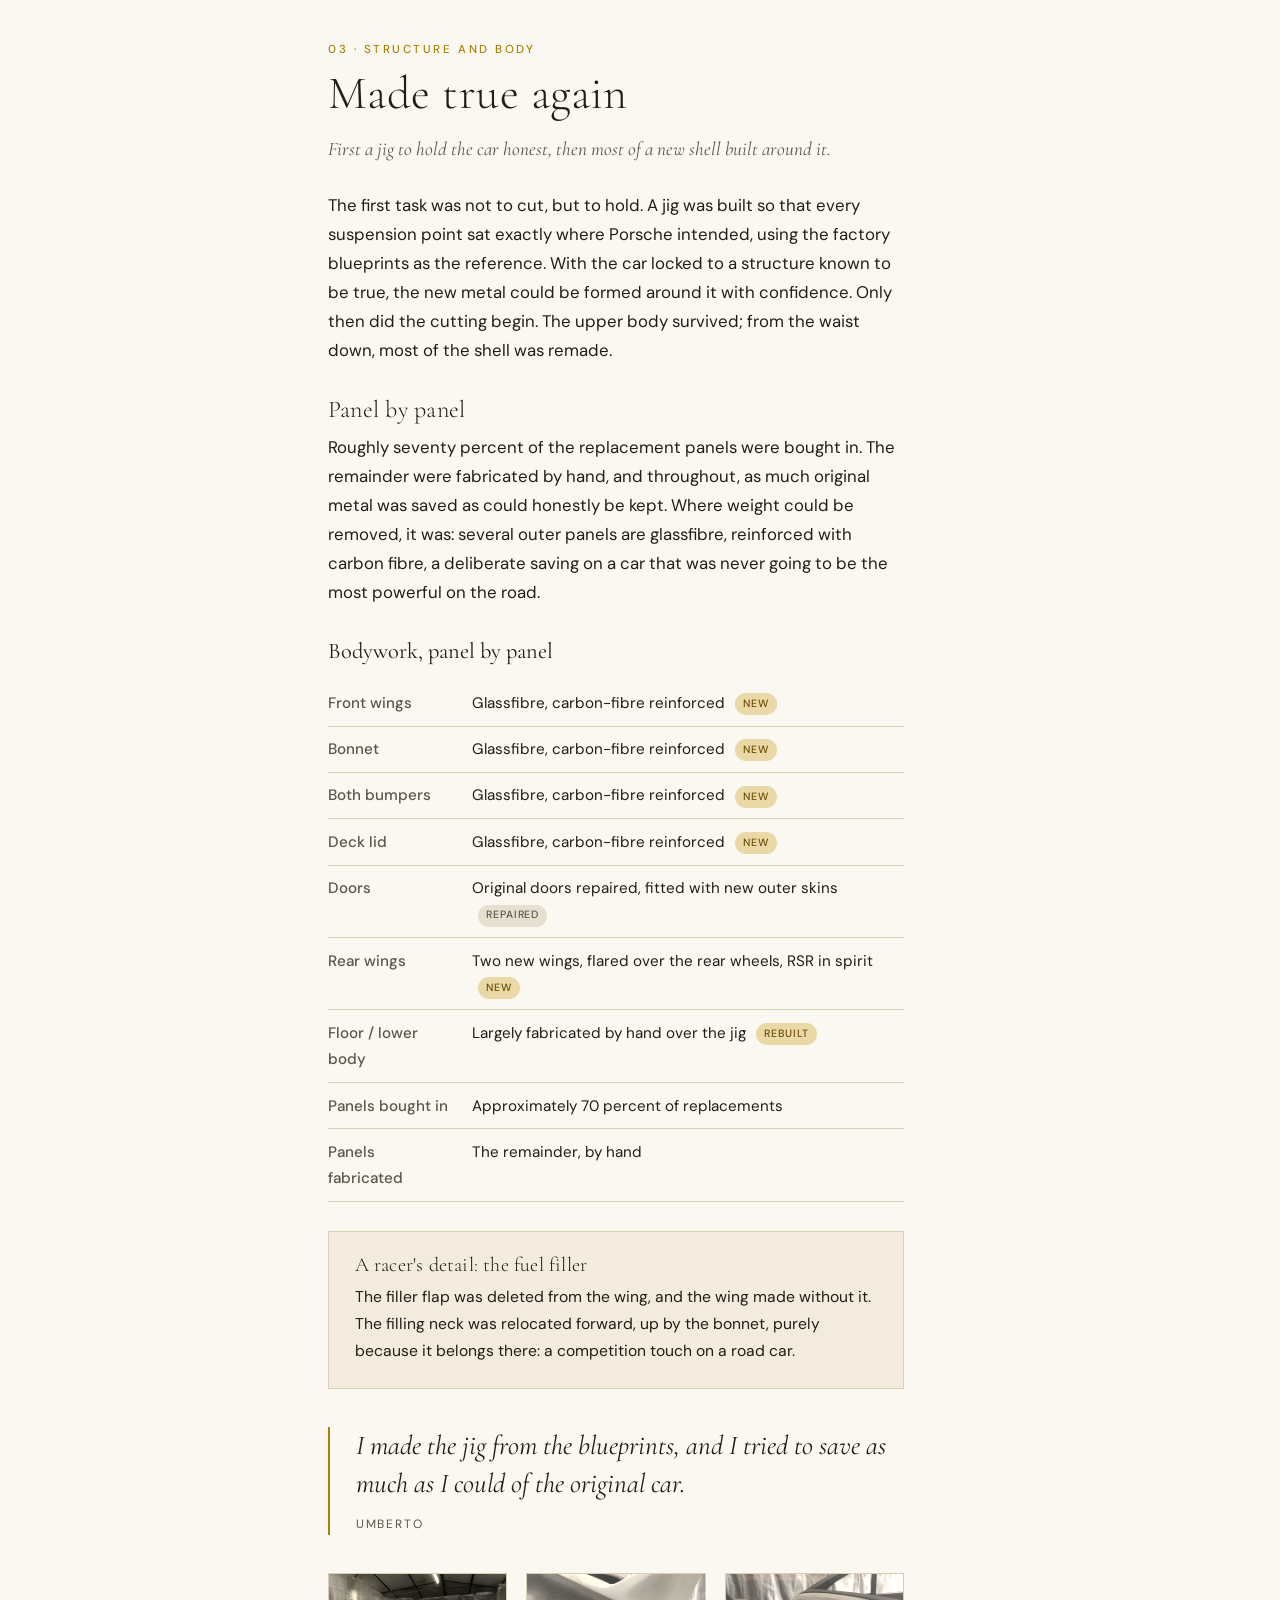
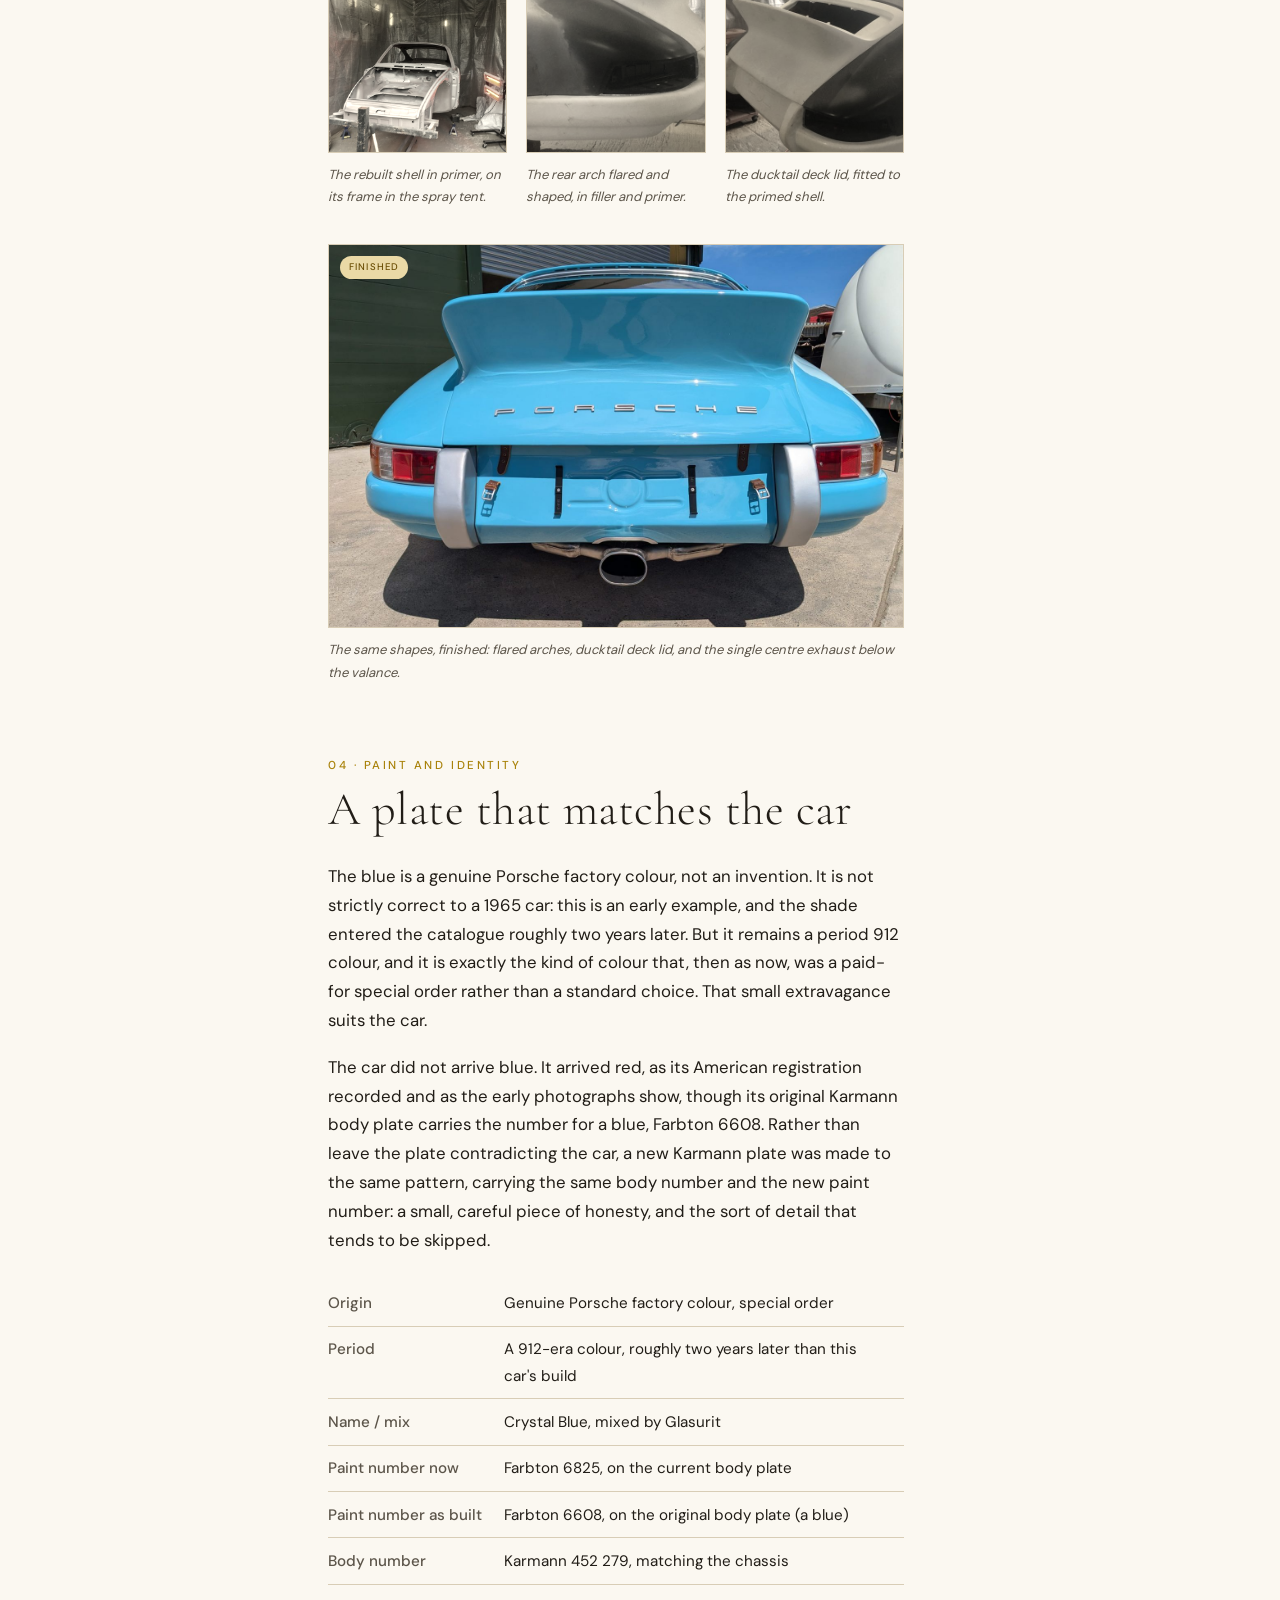
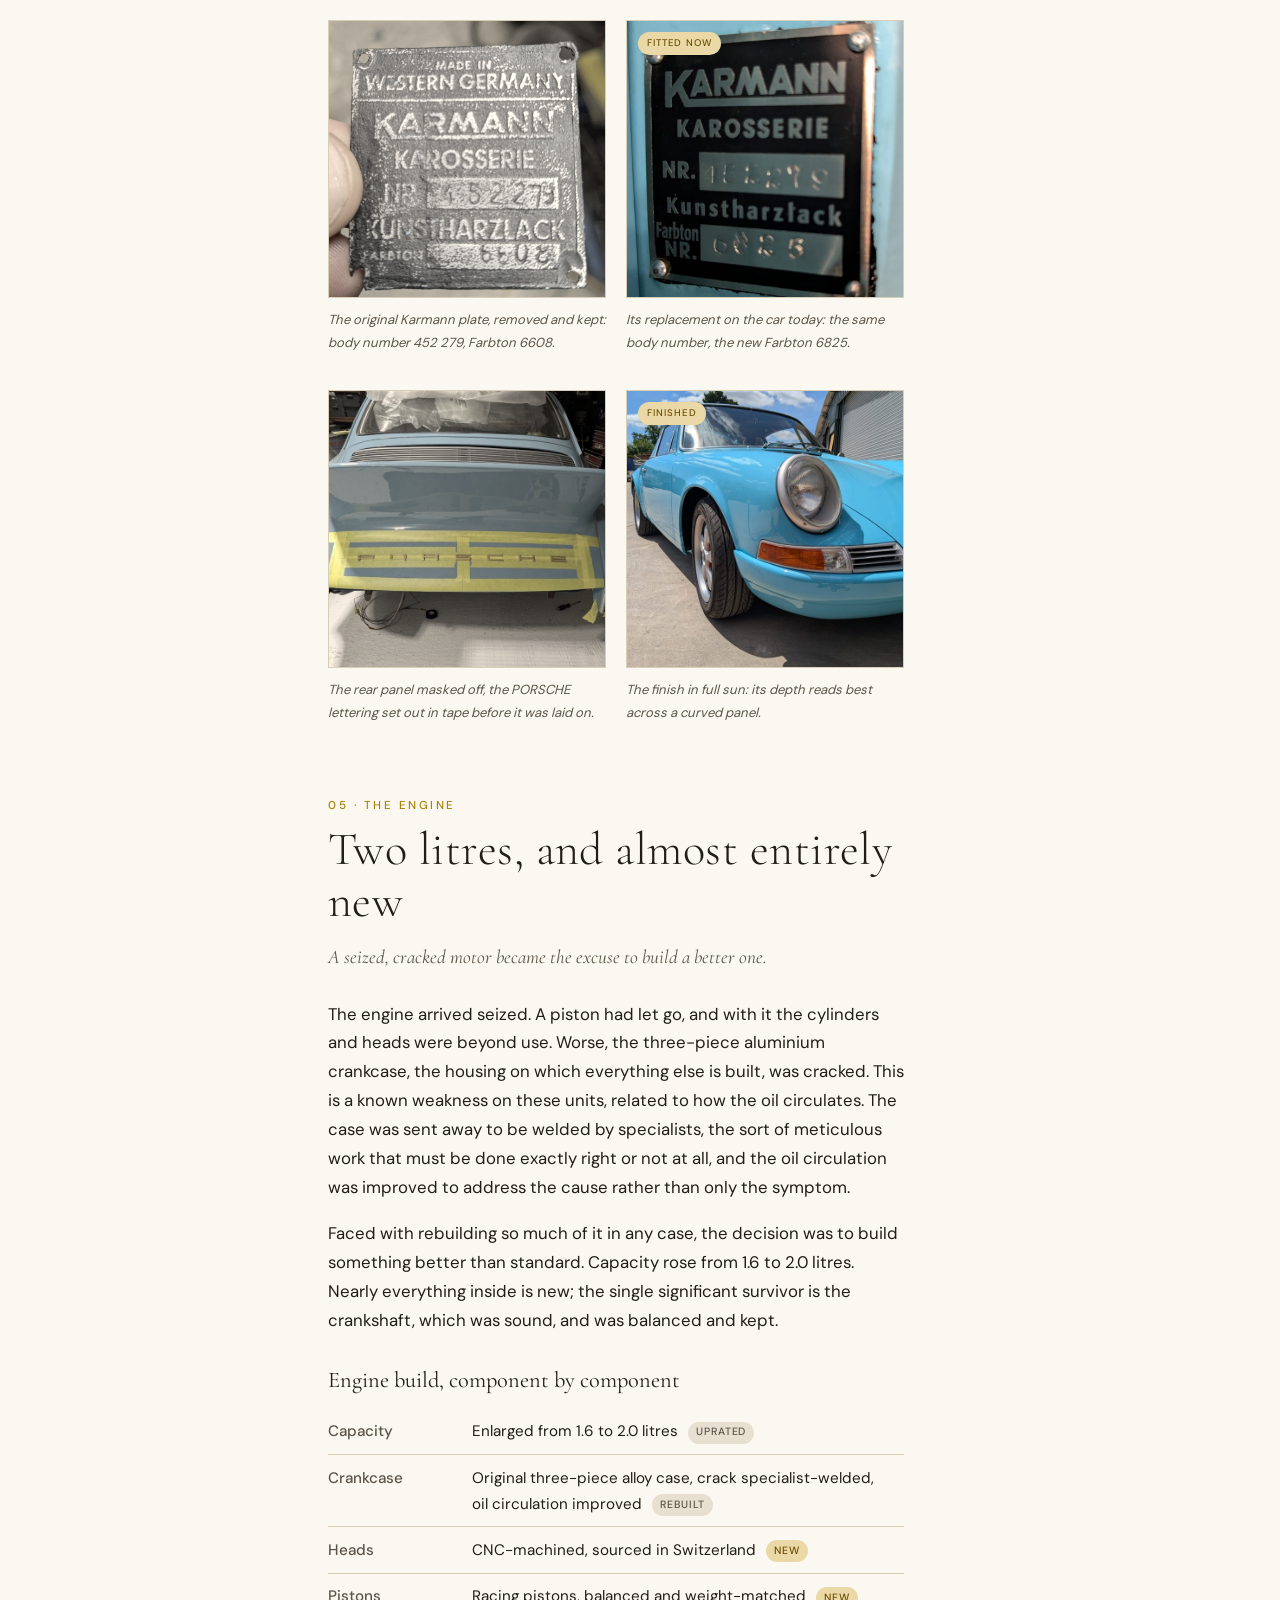
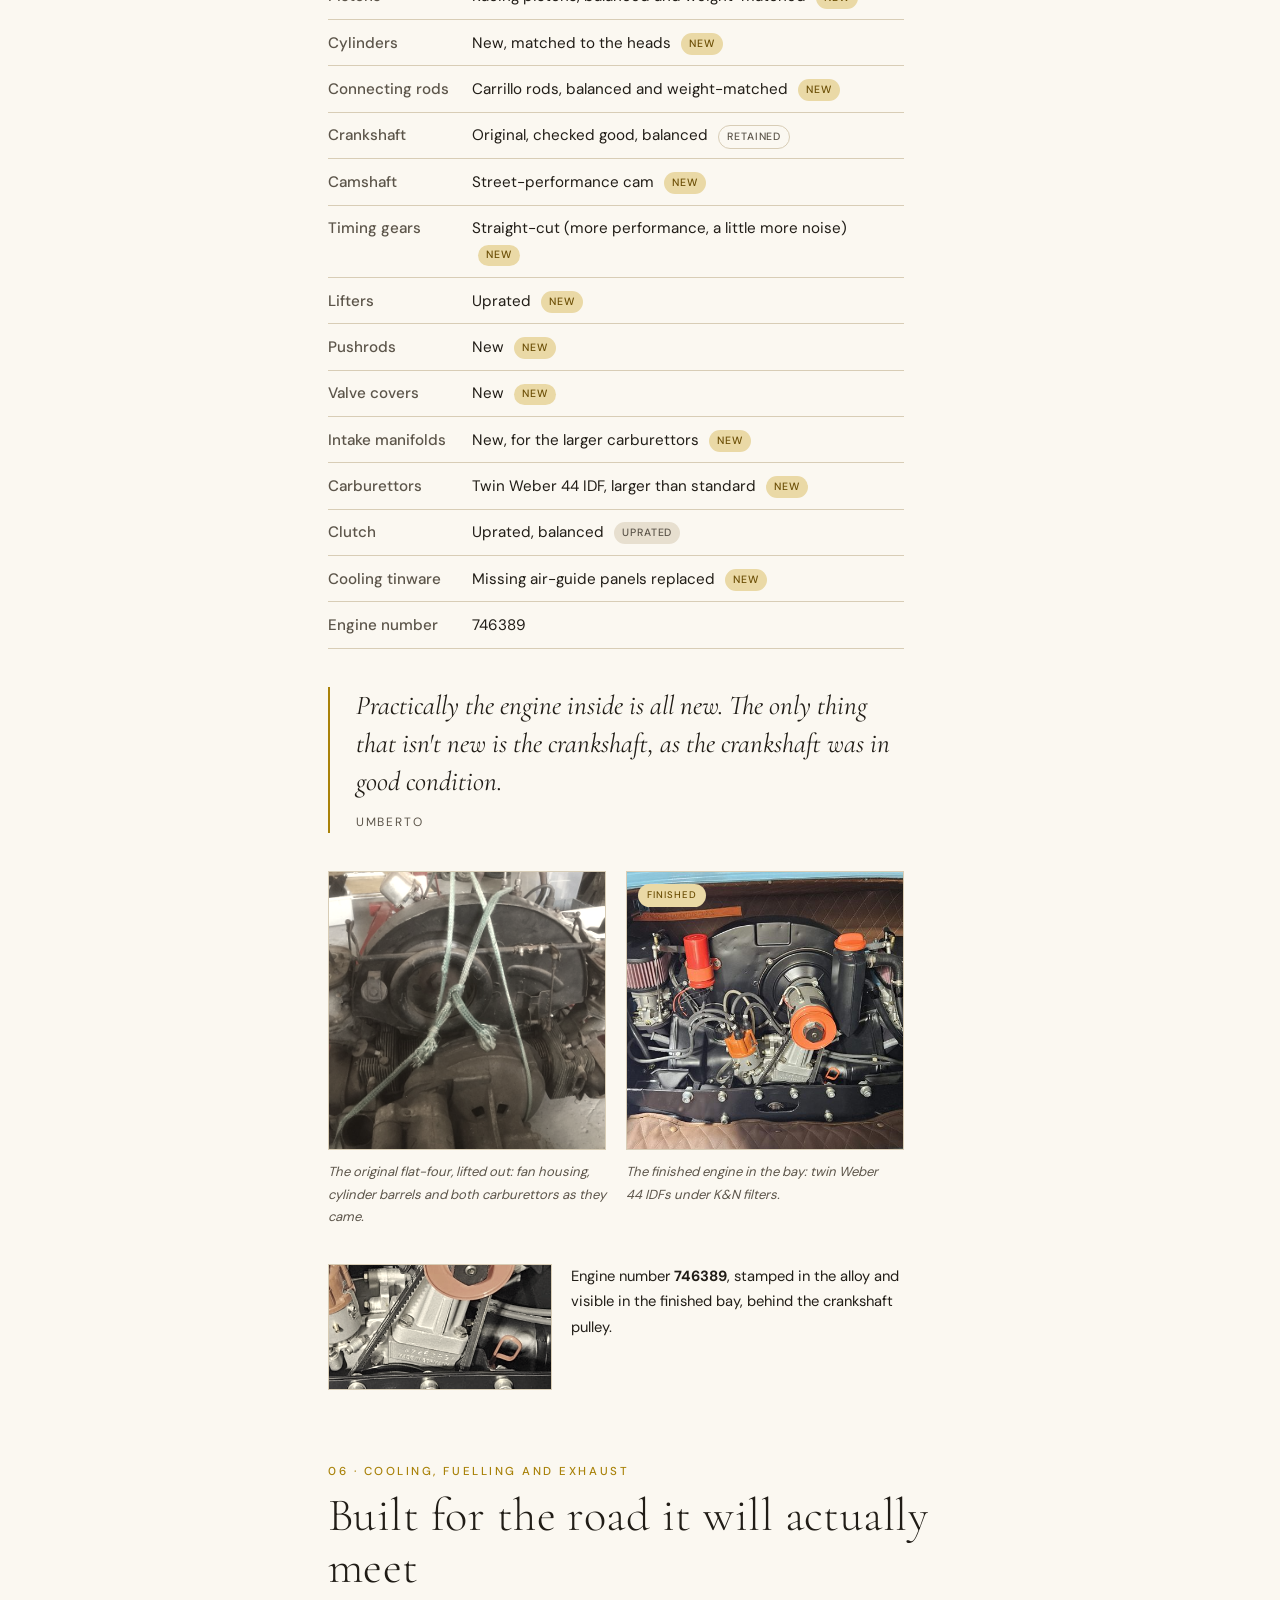
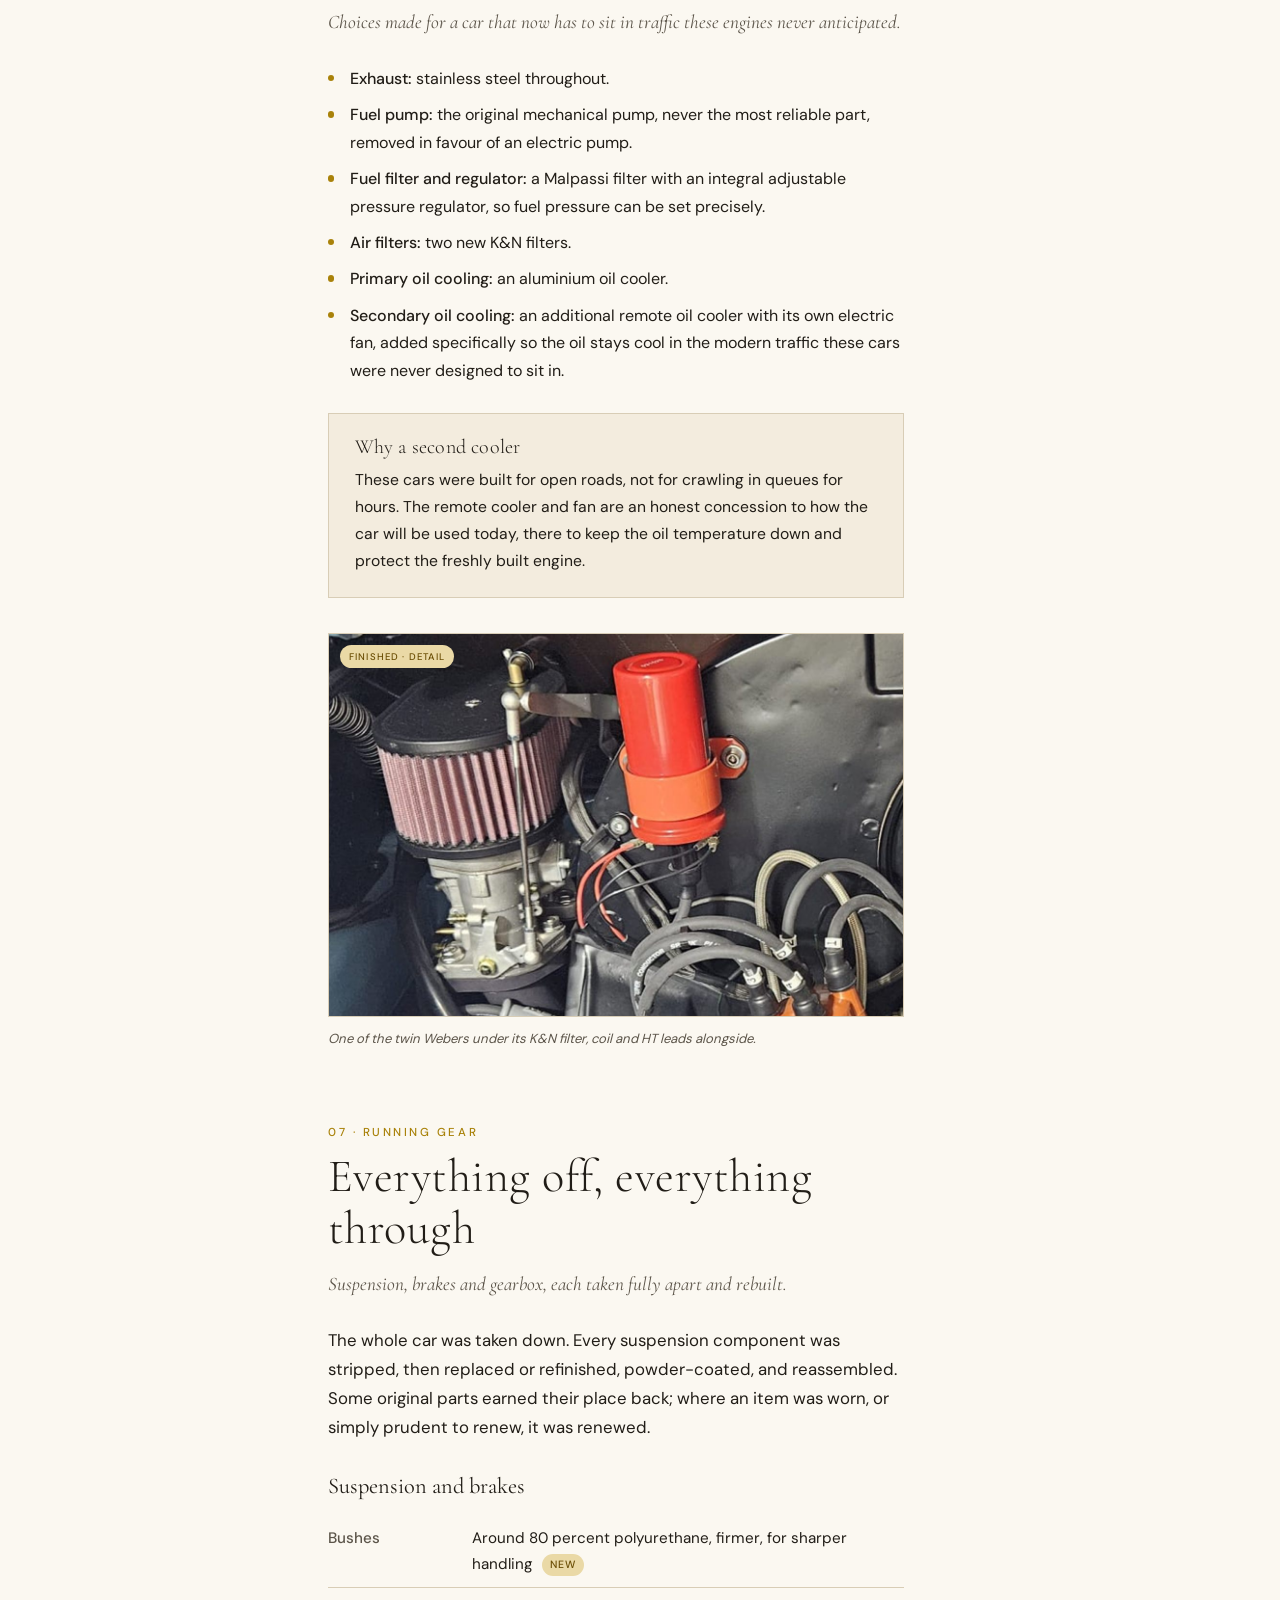
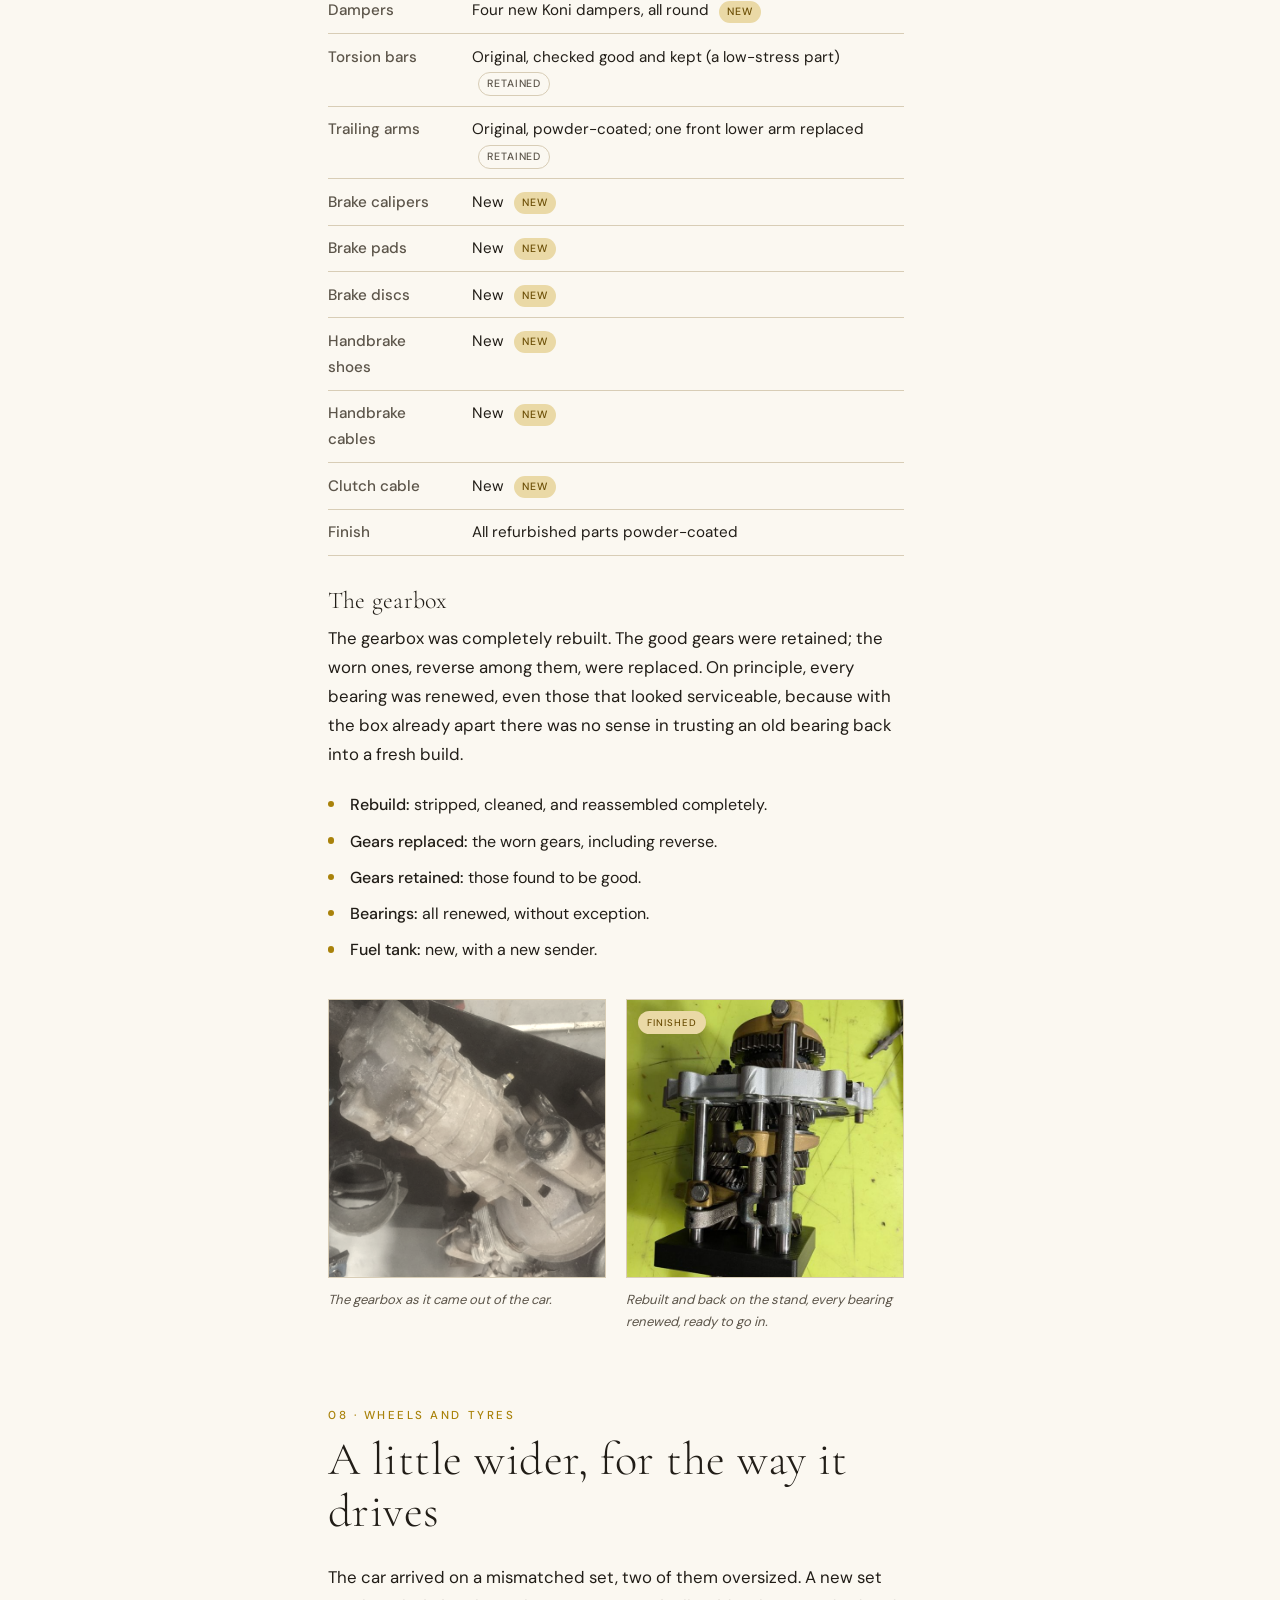
<file: portfolio/912r/brochure.html>
<!DOCTYPE html>
<html lang="en">
<head>
<meta charset="UTF-8">
<meta name="viewport" content="width=device-width, initial-scale=1.0">
<title>912R: A 1965 Porsche 912, Restored | De Caires Classics</title>
<meta name="description" content="The full restoration of 912R, a 1965 Porsche 912, told and dissected system by system. De Caires Classics.">
<link rel="stylesheet" href="../../css/fonts.css">
<style>
  /* ============================================================
     912R Restoration Brochure
     A light, discursive, print-friendly dossier.
     Self-contained: no external CSS or JS required.
     ============================================================ */

  :root {
    --paper:    #FBF8F1;
    --paper-2:  #F3ECDE;
    --ink:      #211D17;
    --ink-soft: #5C554A;
    --gold:     #A9820A;
    --rule:     #D8CDB6;
    --display: 'Cormorant Garamond', Georgia, serif;
    --body:    'DM Sans', system-ui, sans-serif;
    --measure: 36rem;
  }

  *, *::before, *::after { box-sizing: border-box; margin: 0; padding: 0; }
  html { font-size: 16px; }
  body {
    background: var(--paper);
    color: var(--ink);
    font-family: var(--body);
    font-weight: 400;
    line-height: 1.72;
    -webkit-font-smoothing: antialiased;
    text-rendering: optimizeLegibility;
  }
  img { display: block; max-width: 100%; height: auto; }

  .sheet {
    max-width: 48rem;
    margin: 0 auto;
    padding: clamp(2rem, 6vw, 5rem) clamp(1.5rem, 6vw, 4.5rem) 5rem;
  }

  h1, h2, h3, h4 {
    font-family: var(--display);
    font-weight: 300;
    line-height: 1.12;
    letter-spacing: 0.01em;
  }

  .eyebrow {
    font-family: var(--body);
    font-size: 0.72rem;
    font-weight: 500;
    letter-spacing: 0.22em;
    text-transform: uppercase;
    color: var(--gold);
  }

  p { font-size: 1.05rem; }
  p + p { margin-top: 1.1rem; }
  .prose { max-width: var(--measure); }
  .prose h4 {
    font-size: 1.5rem;
    margin: 2rem 0 0.6rem;
  }

  .lead {
    font-family: var(--display);
    font-size: clamp(1.25rem, 2.4vw, 1.55rem);
    font-weight: 400;
    font-style: italic;
    line-height: 1.5;
    color: var(--ink-soft);
    max-width: var(--measure);
  }

  .rule {
    width: 3rem; height: 1px; background: var(--gold); border: 0;
    margin: 1.5rem 0;
  }
  .rule--center { margin-left: auto; margin-right: auto; }

  .dropcap::first-letter {
    font-family: var(--display);
    font-weight: 500;
    float: left;
    font-size: 3.6rem;
    line-height: 0.78;
    padding: 0.15rem 0.6rem 0 0;
    color: var(--gold);
  }

  /* --- Cover ------------------------------------------------- */
  .cover {
    min-height: 94vh;
    display: flex;
    flex-direction: column;
    text-align: center;
    padding: 2rem 0;
  }
  .cover__marque {
    font-family: var(--body);
    font-size: 0.8rem; letter-spacing: 0.35em; text-transform: uppercase;
    color: var(--ink-soft);
    margin-top: 2rem;
  }
  .cover__title {
    font-size: clamp(3.4rem, 12vw, 7rem);
    font-weight: 300; margin: 1rem 0 0.4rem; letter-spacing: 0.02em;
  }
  .cover__sub {
    font-family: var(--display); font-style: italic;
    font-size: clamp(1.2rem, 3vw, 1.7rem); color: var(--ink-soft);
  }
  .cover__hero { flex: 1; display: flex; align-items: center; margin: 2.5rem 0; max-height: 60vh; }
  .cover__foot {
    font-size: 0.75rem; letter-spacing: 0.18em; text-transform: uppercase;
    color: var(--ink-soft); padding-bottom: 1rem;
  }

  /* --- Section ---------------------------------------------- */
  .section { margin-top: 4.5rem; }
  .section__head { margin-bottom: 1.6rem; }
  .section__title { font-size: clamp(1.9rem, 4.5vw, 2.9rem); margin-top: 0.5rem; }
  .section__standfirst {
    font-family: var(--display);
    font-style: italic;
    font-size: 1.2rem;
    color: var(--ink-soft);
    max-width: var(--measure);
    margin-top: 0.8rem;
  }

  /* --- Quotes ----------------------------------------------- */
  .quote {
    max-width: var(--measure); margin: 2.4rem 0;
    padding-left: 1.6rem; border-left: 2px solid var(--gold);
  }
  .quote p {
    font-family: var(--display); font-style: italic; font-weight: 400;
    font-size: clamp(1.35rem, 3vw, 1.7rem); line-height: 1.4; color: var(--ink);
  }
  .quote cite {
    display: block; margin-top: 0.7rem;
    font-family: var(--body); font-style: normal; font-size: 0.75rem;
    letter-spacing: 0.16em; text-transform: uppercase; color: var(--ink-soft);
  }

  /* --- Detail bullet lists ---------------------------------- */
  .details { max-width: var(--measure); margin: 1.4rem 0; list-style: none; }
  .details li {
    position: relative; padding-left: 1.4rem; margin: 0.55rem 0;
    font-size: 1rem;
  }
  .details li::before {
    content: ""; position: absolute; left: 0; top: 0.62em;
    width: 0.4rem; height: 0.4rem; background: var(--gold); border-radius: 50%;
  }
  .details li strong { font-weight: 500; }

  /* --- Spec tables ------------------------------------------ */
  .spec-table {
    width: 100%; max-width: var(--measure);
    border-collapse: collapse; margin: 1.6rem 0;
    font-size: 0.95rem;
  }
  .spec-table caption {
    text-align: left; font-family: var(--display); font-size: 1.4rem;
    color: var(--ink); margin-bottom: 0.6rem; caption-side: top;
  }
  .spec-table th, .spec-table td {
    text-align: left; vertical-align: top;
    padding: 0.6rem 0.9rem 0.6rem 0;
    border-bottom: 1px solid var(--rule);
  }
  .spec-table th {
    font-weight: 500; color: var(--ink-soft); width: 11rem;
    padding-right: 1.2rem;
  }
  .spec-table td { color: var(--ink); }
  .spec-table--wide th { width: 9rem; }

  /* status tags */
  .tag {
    display: inline-block; font-size: 0.66rem; font-weight: 500;
    letter-spacing: 0.08em; text-transform: uppercase;
    padding: 0.12rem 0.5rem; border-radius: 1rem; margin-left: 0.4rem;
    vertical-align: 0.08em; white-space: nowrap;
  }
  .tag--new     { background: #EAD9A6; color: #6B4E05; }
  .tag--uprated { background: #E7DFcf; color: #5C554A; }
  .tag--kept    { background: transparent; color: var(--ink-soft); border: 1px solid var(--rule); }

  @media (max-width: 34rem) {
    .spec-table, .spec-table tbody, .spec-table tr, .spec-table th, .spec-table td { display: block; width: 100%; }
    .spec-table th { border: 0; padding-bottom: 0.1rem; }
    .spec-table td { padding-top: 0; padding-bottom: 0.8rem; }
  }

  /* --- Panel / callout box ---------------------------------- */
  .callout {
    max-width: var(--measure); margin: 1.8rem 0;
    background: var(--paper-2); border: 1px solid var(--rule);
    padding: 1.4rem 1.6rem;
  }
  .callout h4 {
    font-size: 1.25rem; margin-bottom: 0.5rem;
  }
  .callout p { font-size: 0.98rem; }

  /* --- Image plates ----------------------------------------- */
  figure { margin: 2.2rem 0; max-width: var(--measure); }
  .plate {
    position: relative;
    background: var(--paper-2);
    border: 1px solid var(--rule);
    aspect-ratio: 3 / 2;
    display: flex; align-items: center; justify-content: center;
    text-align: center; padding: 1.6rem;
    color: var(--ink-soft);
    font-family: var(--display); font-style: italic; font-size: 1.05rem;
  }
  .plate--tall { aspect-ratio: 3 / 4; }
  .plate__type {
    position: absolute; top: 0.7rem; left: 0.7rem;
    font-family: var(--body); font-style: normal;
    font-size: 0.6rem; font-weight: 500; letter-spacing: 0.12em; text-transform: uppercase;
    padding: 0.2rem 0.55rem; border-radius: 1rem;
  }
  .plate--finished .plate__type { background: #EAD9A6; color: #6B4E05; }
  .plate--historic .plate__type { background: #D8CDB6; color: #4a4438; }
  figcaption { margin-top: 0.7rem; font-size: 0.82rem; color: var(--ink-soft); font-style: italic; }

  /* --- Photo plates (real photography) ----------------------- */
  .plate--photo { padding: 0; overflow: hidden; }
  .plate--photo img {
    width: 100%; height: 100%; object-fit: cover; display: block;
  }
  .plate--historic.plate--photo img { filter: grayscale(0.55) sepia(0.18) contrast(1.02); }

  .provenance { display: flex; gap: 1.2rem; align-items: flex-start; max-width: var(--measure); margin: 1.4rem 0; }
  .provenance .plate { width: 14rem; flex: none; aspect-ratio: 16/9; }
  .provenance p { font-size: 0.92rem; }
  @media (max-width: 32rem) {
    .provenance { display: block; }
    .provenance .plate { width: 100%; margin-bottom: 0.8rem; }
  }

  .figrow {
    display: grid; grid-template-columns: 1fr 1fr; gap: 1.2rem;
    max-width: var(--measure); margin: 2.2rem 0;
  }
  .figrow figure { margin: 0; }
  .figrow .plate { aspect-ratio: 1 / 1; font-size: 0.9rem; }
  @media (max-width: 30rem) { .figrow { grid-template-columns: 1fr; } }

  .figrow.figrow--three { grid-template-columns: repeat(3, 1fr); }
  @media (max-width: 40rem) { .figrow.figrow--three { grid-template-columns: 1fr 1fr; } }
  @media (max-width: 26rem) { .figrow.figrow--three { grid-template-columns: 1fr; } }

  /* --- Foreword / contents ---------------------------------- */
  .foreword { margin-top: 3rem; }
  .contents { max-width: var(--measure); margin-top: 2.5rem; }
  .contents h3 { font-size: 1.4rem; margin-bottom: 1rem; }
  .contents ol { list-style: none; counter-reset: toc; }
  .contents li {
    counter-increment: toc;
    display: flex; align-items: baseline; gap: 0.8rem;
    padding: 0.4rem 0; border-bottom: 1px solid var(--rule);
    font-size: 0.98rem;
  }
  .contents li::before {
    content: counter(toc, decimal-leading-zero);
    font-family: var(--body); font-size: 0.75rem; color: var(--gold);
    letter-spacing: 0.1em; min-width: 1.8rem;
  }

  /* --- Closing ---------------------------------------------- */
  .closing { margin-top: 5rem; text-align: center; }
  .closing .rule { margin: 2rem auto; }

  /* --- The maker --------------------------------------------- */
  .maker {
    display: flex; gap: 1.6rem; align-items: flex-start;
    max-width: var(--measure); margin: 2.4rem 0;
    text-align: left;
  }
  .maker .plate { width: 12rem; flex: none; aspect-ratio: 3/4; }
  .maker h4 { font-size: 1.6rem; margin: 0.4rem 0 0.7rem; }
  .maker p { font-size: 0.98rem; }
  @media (max-width: 32rem) {
    .maker { display: block; }
    .maker .plate { width: 100%; aspect-ratio: 4/3; margin-bottom: 1rem; }
  }
  .colophon {
    margin-top: 1.5rem; font-size: 0.78rem; letter-spacing: 0.05em;
    color: var(--ink-soft); line-height: 1.7;
  }

  /* ============================================================
     PRINT
     ============================================================ */
  @page { size: A4; margin: 18mm 16mm; }
  @media print {
    :root { --paper: #FFFFFF; --paper-2: #FAF6EC; }
    body { font-size: 10.5pt; line-height: 1.55; }
    .sheet { max-width: none; padding: 0; }
    .cover { min-height: calc(100vh - 36mm); page-break-after: always; }
    .section { page-break-before: always; margin-top: 0; padding-top: 0.4rem; }
    .section--flow { page-break-before: auto; }
    .quote, .callout, figure, .figrow, .closing, .contents { page-break-inside: avoid; }
    .spec-table { page-break-inside: auto; }
    .spec-table tr { page-break-inside: avoid; }
    .plate { border: 1px solid #ccc; min-height: 4cm; }
    a { color: inherit; text-decoration: none; }
  }
</style>
</head>
<body>
<div class="sheet">

  <!-- ============ 1. COVER ============ -->
  <header class="cover">
    <p class="cover__marque">Porsche &middot; 912 &middot; 1965</p>
    <h1 class="cover__title">912R</h1>
    <p class="cover__sub">A restoration, dissected</p>
    <div class="cover__hero">
      <div class="plate plate--finished plate--photo" style="width:100%; aspect-ratio:4/3;">
        <img src="photos/f00-hero-front-quarter.png" alt="912R finished, front three-quarter on a walled lane">
      </div>
    </div>
    <p class="cover__foot">De Caires Classics &middot; Built in England</p>
  </header>

  <!-- ============ 2. FOREWORD + CONTENTS ============ -->
  <section class="section section--flow">
    <div class="section__head">
      <p class="eyebrow">Foreword</p>
      <h2 class="section__title">A car worth explaining</h2>
    </div>
    <div class="prose">
      <p class="lead">This is the complete account of a single restoration: what the car was, what was found inside it, and every decision taken to bring it back. It is written to be read from the first page, and kept as a record of the work.</p>
      <p style="margin-top:1.4rem;">Some cars are simply serviced and sold. This was not one of them. What began as a fair deal on a rough but promising 912 became a near-total rebuild, most of it carried out by one pair of hands. The pages that follow tell that story in order, and then take the car apart system by system so that nothing is left unsaid.</p>
    </div>

    <figure>
      <div class="plate plate--finished plate--photo" style="aspect-ratio:16/9;"><span class="plate__type">Finished</span><img src="photos/f07-front-workshop.jpg" alt="912R facing the camera in the workshop where it was built"></div>
      <figcaption>912R in the workshop where it was built, on the day the last panels went back on.</figcaption>
    </figure>

    <div class="contents">
      <h3>What follows</h3>
      <ol>
        <li>Why a 912</li>
        <li>As found</li>
        <li>Body and structure</li>
        <li>Colour</li>
        <li>The engine</li>
        <li>Cooling, fuelling and exhaust</li>
        <li>Running gear</li>
        <li>Wheels and tyres</li>
        <li>Interior</li>
        <li>Glass, mirrors and rubbers</li>
        <li>Lights</li>
        <li>Electrics</li>
        <li>The engine bay, finished</li>
        <li>Character and faithfulness</li>
        <li>The hardest parts</li>
        <li>Where it came from</li>
        <li>Full specification</li>
        <li>The man who built it</li>
        <li>For the next owner</li>
      </ol>
    </div>
  </section>

  <!-- ============ 3. WHY A 912 ============ -->
  <section class="section">
    <div class="section__head">
      <p class="eyebrow">01 &middot; The car</p>
      <h2 class="section__title">Why a 912</h2>
      <p class="section__standfirst">The badge first, the bargain second, and a rebuild no one had bargained for.</p>
    </div>
    <div class="prose">
      <p class="dropcap">It began with the badge. A love of the Porsche marque, and a 912 that came up at a good price: on paper, a good deal. The car did not look bad from the outside. It was only later, once it was stripped, that the true size of the job revealed itself, and a fair deal turned into a very large one.</p>

      <p>The 912 was Porsche's more attainable car, built so that a driver who could not stretch to a 911 could still stay with the marque. It ran from 1965 to 1968, with a final fuel-injected 912E in 1969, after which the model was dropped and the factory's attention went wholly to the 911. That short life is why the car is rare today.</p>

      <p>Mechanically it shares the 911's floorpan and body; the interior is much the same too. The difference is behind the rear axle, where a flat-four sits in place of the flat-six. Less weight hung out at the back changes the whole feel of the car. It is not as fast as a 911. To the people who drive them, it handles better for exactly that reason: a different sensation from the same car.</p>
    </div>

    <table class="spec-table">
      <caption>The 912 in context</caption>
      <tbody>
        <tr><th>Built</th><td>1965 to 1968 (912E in 1969)</td></tr>
        <tr><th>Place in the range</th><td>The affordable Porsche, sold below the 911</td></tr>
        <tr><th>Shared with 911</th><td>Chassis, body and much of the interior</td></tr>
        <tr><th>Engine</th><td>Air-cooled flat four, in place of the 911's flat six</td></tr>
        <tr><th>The trade</th><td>Less power, less weight over the rear, sharper balance</td></tr>
      </tbody>
    </table>

    <blockquote class="quote">
      <p>I always loved the Porsche brand. The 912 handles completely differently, less weight in the back. It is a different feeling of the same car.</p>
      <cite>Umberto</cite>
    </blockquote>

    <div class="figrow">
      <figure>
        <div class="plate plate--historic plate--photo"><span class="plate__type">As found</span><img src="photos/w03-engine-bay-asfound.jpg" alt="The flat-four in the engine bay of the red car, as found"></div>
        <figcaption>The flat-four as it sat when the car arrived, generator and oil filter still in place.</figcaption>
      </figure>
      <figure>
        <div class="plate plate--finished plate--photo"><span class="plate__type">Finished</span><img src="photos/f02-front-crest.jpg" alt="The finished car head-on: crest, twin headlamps and leather bonnet straps"></div>
        <figcaption>The same car today: crest, twin headlamps, leather bonnet straps.</figcaption>
      </figure>
    </div>
  </section>

  <!-- ============ 4. AS FOUND ============ -->
  <section class="section">
    <div class="section__head">
      <p class="eyebrow">02 &middot; Condition on arrival</p>
      <h2 class="section__title">What the carpets were hiding</h2>
      <p class="section__standfirst">Sound to the eye, and almost gone beneath.</p>
    </div>
    <div class="prose">
      <p>The car flattered to deceive. It arrived red, the colour it had worn since New York; the interior was in place, carpets and all, and the underside had been painted, so at a glance it looked like a manageable project. That impression lasted precisely as long as it took to start taking things out.</p>
      <p>Underneath, the shell had rusted down. Roughly the lower half of the car would have to be remade. It was, honestly, a job large enough that at one point the reasonable option was to sell the project on rather than see it through. It was kept. The compensation, beyond the finished car, was a deep and lasting understanding of how these bodies are built, knowledge that carries straight across to the 911, since the two share the same structure.</p>
      <p>It is worth saying plainly what all of this means for the car today. Nothing described on this page was patched over or disguised. Where metal had gone it was cut out entirely and replaced, on a jig set to the factory blueprints, so the corrosion left the car with the panels that carried it. A shell this far gone had to be rebuilt rather than tidied, which is precisely why so much of this car is now new steel, correctly located, with nothing old sealed in behind it to be discovered later. The condition set out here belongs wholly to the car that arrived in 2019; all that survives of it is these photographs.</p>
    </div>

    <ul class="details">
      <li><strong>Presented well:</strong> trimmed interior in place, underside painted, no obvious alarm from outside.</li>
      <li><strong>Reality once stripped:</strong> corrosion through roughly the bottom half of the shell.</li>
      <li><strong>Upper body:</strong> largely sound and saved.</li>
      <li><strong>Lower body:</strong> substantially gone, requiring fabrication rather than repair.</li>
      <li><strong>Engine:</strong> seized, with a failed piston (covered in full later).</li>
      <li><strong>Air ducting:</strong> many of the cooling tin panels that direct air over the engine were missing.</li>
      <li><strong>Wiring:</strong> the original loom found burnt through.</li>
    </ul>

    <blockquote class="quote">
      <p>The car outside didn't look that bad. But when I started taking things out, I found what they were hiding. It was really bad.</p>
      <cite>Umberto</cite>
    </blockquote>

    <div class="callout">
      <h4>What the condition on arrival means now</h4>
      <p>Every item in the list above was answered by replacement rather than repair: the floors, sills and lower body remade in new steel over a jig built to Porsche's blueprints; the engine rebuilt around a specialist-welded case with its oil circulation improved; the burnt loom discarded and a new one made by hand. None of it is inherited by the next owner. The work a car of this age eventually asks for has been done here, once and completely, and photographed at every stage; the pages that follow are the record of it.</p>
    </div>

    <div class="figrow">
      <figure>
        <div class="plate plate--historic plate--photo"><span class="plate__type">As found</span><img src="photos/w01-floor-corrosion.jpg" alt="Corrosion through the floor and inner sill, as found"></div>
        <figcaption>Corrosion through the floor and inner sill, once the carpets came out.</figcaption>
      </figure>
      <figure>
        <div class="plate plate--historic plate--photo"><span class="plate__type">As found</span><img src="photos/w02-floor-rotted.jpg" alt="A floor section rotted through, with pipework still clipped in place"></div>
        <figcaption>Elsewhere the floor had gone altogether, with the pipework still clipped to what was left of it.</figcaption>
      </figure>
    </div>
  </section>

  <!-- ============ 5. BODY & STRUCTURE ============ -->
  <section class="section">
    <div class="section__head">
      <p class="eyebrow">03 &middot; Structure and body</p>
      <h2 class="section__title">Made true again</h2>
      <p class="section__standfirst">First a jig to hold the car honest, then most of a new shell built around it.</p>
    </div>
    <div class="prose">
      <p>The first task was not to cut, but to hold. A jig was built so that every suspension point sat exactly where Porsche intended, using the factory blueprints as the reference. With the car locked to a structure known to be true, the new metal could be formed around it with confidence. Only then did the cutting begin. The upper body survived; from the waist down, most of the shell was remade.</p>

      <h4>Panel by panel</h4>
      <p>Roughly seventy percent of the replacement panels were bought in. The remainder were fabricated by hand, and throughout, as much original metal was saved as could honestly be kept. Where weight could be removed, it was: several outer panels are glassfibre, reinforced with carbon fibre, a deliberate saving on a car that was never going to be the most powerful on the road.</p>
    </div>

    <table class="spec-table spec-table--wide">
      <caption>Bodywork, panel by panel</caption>
      <tbody>
        <tr><th>Front wings</th><td>Glassfibre, carbon-fibre reinforced <span class="tag tag--new">new</span></td></tr>
        <tr><th>Bonnet</th><td>Glassfibre, carbon-fibre reinforced <span class="tag tag--new">new</span></td></tr>
        <tr><th>Both bumpers</th><td>Glassfibre, carbon-fibre reinforced <span class="tag tag--new">new</span></td></tr>
        <tr><th>Deck lid</th><td>Glassfibre, carbon-fibre reinforced <span class="tag tag--new">new</span></td></tr>
        <tr><th>Doors</th><td>Original doors repaired, fitted with new outer skins <span class="tag tag--uprated">repaired</span></td></tr>
        <tr><th>Rear wings</th><td>Two new wings, flared over the rear wheels, RSR in spirit <span class="tag tag--new">new</span></td></tr>
        <tr><th>Floor / lower body</th><td>Largely fabricated by hand over the jig <span class="tag tag--new">rebuilt</span></td></tr>
        <tr><th>Panels bought in</th><td>Approximately 70 percent of replacements</td></tr>
        <tr><th>Panels fabricated</th><td>The remainder, by hand</td></tr>
      </tbody>
    </table>

    <div class="callout">
      <h4>A racer's detail: the fuel filler</h4>
      <p>The filler flap was deleted from the wing, and the wing made without it. The filling neck was relocated forward, up by the bonnet, purely because it belongs there: a competition touch on a road car.</p>
    </div>

    <blockquote class="quote">
      <p>I made the jig from the blueprints, and I tried to save as much as I could of the original car.</p>
      <cite>Umberto</cite>
    </blockquote>

    <div class="figrow figrow--three">
      <figure>
        <div class="plate plate--historic plate--photo"><span class="plate__type">Working step</span><img src="photos/w10-shell-primer-tent.jpg" alt="The rebuilt shell in primer, on its frame in the spray tent"></div>
        <figcaption>The rebuilt shell in primer, on its frame in the spray tent.</figcaption>
      </figure>
      <figure>
        <div class="plate plate--historic plate--photo"><span class="plate__type">Working step</span><img src="photos/w08-arch-flare-primer.jpg" alt="The flared rear arch shaped, in filler and primer"></div>
        <figcaption>The rear arch flared and shaped, in filler and primer.</figcaption>
      </figure>
      <figure>
        <div class="plate plate--historic plate--photo"><span class="plate__type">Working step</span><img src="photos/w09-ducktail-primer.jpg" alt="The ducktail deck lid fitted to the primed shell"></div>
        <figcaption>The ducktail deck lid, fitted to the primed shell.</figcaption>
      </figure>
    </div>

    <figure>
      <div class="plate plate--finished plate--photo"><span class="plate__type">Finished</span><img src="photos/f04-rear-straight.jpg" alt="The finished car from behind: flared arches, ducktail deck lid, PORSCHE script"></div>
      <figcaption>The same shapes, finished: flared arches, ducktail deck lid, and the single centre exhaust below the valance.</figcaption>
    </figure>
  </section>

  <!-- ============ 6. PAINT ============ -->
  <section class="section">
    <div class="section__head">
      <p class="eyebrow">04 &middot; Paint and identity</p>
      <h2 class="section__title">A plate that matches the car</h2>
    </div>
    <div class="prose">
      <p>The blue is a genuine Porsche factory colour, not an invention. It is not strictly correct to a 1965 car: this is an early example, and the shade entered the catalogue roughly two years later. But it remains a period 912 colour, and it is exactly the kind of colour that, then as now, was a paid-for special order rather than a standard choice. That small extravagance suits the car.</p>
      <p>The car did not arrive blue. It arrived red, as its American registration recorded and as the early photographs show, though its original Karmann body plate carries the number for a blue, Farbton 6608. Rather than leave the plate contradicting the car, a new Karmann plate was made to the same pattern, carrying the same body number and the new paint number: a small, careful piece of honesty, and the sort of detail that tends to be skipped.</p>
    </div>
    <table class="spec-table">
      <tbody>
        <tr><th>Origin</th><td>Genuine Porsche factory colour, special order</td></tr>
        <tr><th>Period</th><td>A 912-era colour, roughly two years later than this car's build</td></tr>
        <tr><th>Name / mix</th><td>Crystal Blue, mixed by Glasurit</td></tr>
        <tr><th>Paint number now</th><td>Farbton 6825, on the current body plate</td></tr>
        <tr><th>Paint number as built</th><td>Farbton 6608, on the original body plate (a blue)</td></tr>
        <tr><th>Body number</th><td>Karmann 452&nbsp;279, matching the chassis</td></tr>
      </tbody>
    </table>

    <div class="figrow">
      <figure>
        <div class="plate plate--historic plate--photo"><span class="plate__type">Original plate</span><img src="photos/p01-karmann-plate-original.jpg" alt="The original Karmann body plate: number 452279, Farbton 6608"></div>
        <figcaption>The original Karmann plate, removed and kept: body number 452&nbsp;279, Farbton 6608.</figcaption>
      </figure>
      <figure>
        <div class="plate plate--finished plate--photo"><span class="plate__type">Fitted now</span><img src="photos/p02-karmann-plate-new.jpg" alt="The new Karmann body plate: number 452279, Farbton 6825"></div>
        <figcaption>Its replacement on the car today: the same body number, the new Farbton 6825.</figcaption>
      </figure>
    </div>
    <div class="figrow">
      <figure>
        <div class="plate plate--historic plate--photo"><span class="plate__type">Working step</span><img src="photos/f08-rear-script-masked.jpg" alt="The rear panel masked with tape, the PORSCHE lettering set out"></div>
        <figcaption>The rear panel masked off, the PORSCHE lettering set out in tape before it was laid on.</figcaption>
      </figure>
      <figure>
        <div class="plate plate--finished plate--photo"><span class="plate__type">Finished</span><img src="photos/f06-front-quarter-low.jpg" alt="Crystal Blue in full sun across the front wing and bonnet"></div>
        <figcaption>The finish in full sun: its depth reads best across a curved panel.</figcaption>
      </figure>
    </div>
  </section>

  <!-- ============ 7. ENGINE ============ -->
  <section class="section">
    <div class="section__head">
      <p class="eyebrow">05 &middot; The engine</p>
      <h2 class="section__title">Two litres, and almost entirely new</h2>
      <p class="section__standfirst">A seized, cracked motor became the excuse to build a better one.</p>
    </div>
    <div class="prose">
      <p>The engine arrived seized. A piston had let go, and with it the cylinders and heads were beyond use. Worse, the three-piece aluminium crankcase, the housing on which everything else is built, was cracked. This is a known weakness on these units, related to how the oil circulates. The case was sent away to be welded by specialists, the sort of meticulous work that must be done exactly right or not at all, and the oil circulation was improved to address the cause rather than only the symptom.</p>

      <p>Faced with rebuilding so much of it in any case, the decision was to build something better than standard. Capacity rose from 1.6 to 2.0 litres. Nearly everything inside is new; the single significant survivor is the crankshaft, which was sound, and was balanced and kept.</p>
    </div>

    <table class="spec-table spec-table--wide">
      <caption>Engine build, component by component</caption>
      <tbody>
        <tr><th>Capacity</th><td>Enlarged from 1.6 to 2.0 litres <span class="tag tag--uprated">uprated</span></td></tr>
        <tr><th>Crankcase</th><td>Original three-piece alloy case, crack specialist-welded, oil circulation improved <span class="tag tag--uprated">rebuilt</span></td></tr>
        <tr><th>Heads</th><td>CNC-machined, sourced in Switzerland <span class="tag tag--new">new</span></td></tr>
        <tr><th>Pistons</th><td>Racing pistons, balanced and weight-matched <span class="tag tag--new">new</span></td></tr>
        <tr><th>Cylinders</th><td>New, matched to the heads <span class="tag tag--new">new</span></td></tr>
        <tr><th>Connecting rods</th><td>Carrillo rods, balanced and weight-matched <span class="tag tag--new">new</span></td></tr>
        <tr><th>Crankshaft</th><td>Original, checked good, balanced <span class="tag tag--kept">retained</span></td></tr>
        <tr><th>Camshaft</th><td>Street-performance cam <span class="tag tag--new">new</span></td></tr>
        <tr><th>Timing gears</th><td>Straight-cut (more performance, a little more noise) <span class="tag tag--new">new</span></td></tr>
        <tr><th>Lifters</th><td>Uprated <span class="tag tag--new">new</span></td></tr>
        <tr><th>Pushrods</th><td>New <span class="tag tag--new">new</span></td></tr>
        <tr><th>Valve covers</th><td>New <span class="tag tag--new">new</span></td></tr>
        <tr><th>Intake manifolds</th><td>New, for the larger carburettors <span class="tag tag--new">new</span></td></tr>
        <tr><th>Carburettors</th><td>Twin Weber 44 IDF, larger than standard <span class="tag tag--new">new</span></td></tr>
        <tr><th>Clutch</th><td>Uprated, balanced <span class="tag tag--uprated">uprated</span></td></tr>
        <tr><th>Cooling tinware</th><td>Missing air-guide panels replaced <span class="tag tag--new">new</span></td></tr>
        <tr><th>Engine number</th><td>746389</td></tr>
      </tbody>
    </table>

    <blockquote class="quote">
      <p>Practically the engine inside is all new. The only thing that isn't new is the crankshaft, as the crankshaft was in good condition.</p>
      <cite>Umberto</cite>
    </blockquote>

    <div class="figrow">
      <figure>
        <div class="plate plate--historic plate--photo"><span class="plate__type">As found</span><img src="photos/w04-engine-out.jpg" alt="The original flat-four lifted out of the car, on the workshop floor"></div>
        <figcaption>The original flat-four, lifted out: fan housing, cylinder barrels and both carburettors as they came.</figcaption>
      </figure>
      <figure>
        <div class="plate plate--finished plate--photo"><span class="plate__type">Finished</span><img src="photos/f14-engine-bay.jpg" alt="The finished engine in the bay, twin Weber carburettors under K and N filters"></div>
        <figcaption>The finished engine in the bay: twin Weber 44&nbsp;IDFs under K&amp;N filters.</figcaption>
      </figure>
    </div>

    <div class="provenance">
      <div class="plate plate--historic plate--photo"><span class="plate__type">Provenance</span><img src="photos/c06-engine-number.jpg" alt="Engine number 746389 stamped in the alloy"></div>
      <p>Engine number <strong>746389</strong>, stamped in the alloy and visible in the finished bay, behind the crankshaft pulley.</p>
    </div>
  </section>

  <!-- ============ 8. COOLING, FUELLING, EXHAUST ============ -->
  <section class="section">
    <div class="section__head">
      <p class="eyebrow">06 &middot; Cooling, fuelling and exhaust</p>
      <h2 class="section__title">Built for the road it will actually meet</h2>
      <p class="section__standfirst">Choices made for a car that now has to sit in traffic these engines never anticipated.</p>
    </div>
    <ul class="details">
      <li><strong>Exhaust:</strong> stainless steel throughout.</li>
      <li><strong>Fuel pump:</strong> the original mechanical pump, never the most reliable part, removed in favour of an electric pump.</li>
      <li><strong>Fuel filter and regulator:</strong> a Malpassi filter with an integral adjustable pressure regulator, so fuel pressure can be set precisely.</li>
      <li><strong>Air filters:</strong> two new K&amp;N filters.</li>
      <li><strong>Primary oil cooling:</strong> an aluminium oil cooler.</li>
      <li><strong>Secondary oil cooling:</strong> an additional remote oil cooler with its own electric fan, added specifically so the oil stays cool in the modern traffic these cars were never designed to sit in.</li>
    </ul>
    <div class="callout">
      <h4>Why a second cooler</h4>
      <p>These cars were built for open roads, not for crawling in queues for hours. The remote cooler and fan are an honest concession to how the car will be used today, there to keep the oil temperature down and protect the freshly built engine.</p>
    </div>

    <figure>
      <div class="plate plate--finished plate--photo"><span class="plate__type">Finished &middot; detail</span><img src="photos/c05-carbs-filters.jpg" alt="One of the Weber carburettors under its K and N filter, with coil and HT leads"></div>
      <figcaption>One of the twin Webers under its K&amp;N filter, coil and HT leads alongside.</figcaption>
    </figure>
  </section>

  <!-- ============ 9. RUNNING GEAR ============ -->
  <section class="section">
    <div class="section__head">
      <p class="eyebrow">07 &middot; Running gear</p>
      <h2 class="section__title">Everything off, everything through</h2>
      <p class="section__standfirst">Suspension, brakes and gearbox, each taken fully apart and rebuilt.</p>
    </div>
    <div class="prose">
      <p>The whole car was taken down. Every suspension component was stripped, then replaced or refinished, powder-coated, and reassembled. Some original parts earned their place back; where an item was worn, or simply prudent to renew, it was renewed.</p>
    </div>

    <table class="spec-table spec-table--wide">
      <caption>Suspension and brakes</caption>
      <tbody>
        <tr><th>Bushes</th><td>Around 80 percent polyurethane, firmer, for sharper handling <span class="tag tag--new">new</span></td></tr>
        <tr><th>Dampers</th><td>Four new Koni dampers, all round <span class="tag tag--new">new</span></td></tr>
        <tr><th>Torsion bars</th><td>Original, checked good and kept (a low-stress part) <span class="tag tag--kept">retained</span></td></tr>
        <tr><th>Trailing arms</th><td>Original, powder-coated; one front lower arm replaced <span class="tag tag--kept">retained</span></td></tr>
        <tr><th>Brake calipers</th><td>New <span class="tag tag--new">new</span></td></tr>
        <tr><th>Brake pads</th><td>New <span class="tag tag--new">new</span></td></tr>
        <tr><th>Brake discs</th><td>New <span class="tag tag--new">new</span></td></tr>
        <tr><th>Handbrake shoes</th><td>New <span class="tag tag--new">new</span></td></tr>
        <tr><th>Handbrake cables</th><td>New <span class="tag tag--new">new</span></td></tr>
        <tr><th>Clutch cable</th><td>New <span class="tag tag--new">new</span></td></tr>
        <tr><th>Finish</th><td>All refurbished parts powder-coated</td></tr>
      </tbody>
    </table>

    <div class="prose">
      <h4>The gearbox</h4>
      <p>The gearbox was completely rebuilt. The good gears were retained; the worn ones, reverse among them, were replaced. On principle, every bearing was renewed, even those that looked serviceable, because with the box already apart there was no sense in trusting an old bearing back into a fresh build.</p>
    </div>
    <ul class="details">
      <li><strong>Rebuild:</strong> stripped, cleaned, and reassembled completely.</li>
      <li><strong>Gears replaced:</strong> the worn gears, including reverse.</li>
      <li><strong>Gears retained:</strong> those found to be good.</li>
      <li><strong>Bearings:</strong> all renewed, without exception.</li>
      <li><strong>Fuel tank:</strong> new, with a new sender.</li>
    </ul>

    <div class="figrow">
      <figure>
        <div class="plate plate--historic plate--photo"><span class="plate__type">As found</span><img src="photos/w07-gearbox-asfound.jpg" alt="The gearbox as it came out of the car, dirty and unopened"></div>
        <figcaption>The gearbox as it came out of the car.</figcaption>
      </figure>
      <figure>
        <div class="plate plate--finished plate--photo"><span class="plate__type">Finished</span><img src="photos/f09-gearbox-rebuilt.jpg" alt="The rebuilt gearbox on a stand, ready to refit"></div>
        <figcaption>Rebuilt and back on the stand, every bearing renewed, ready to go in.</figcaption>
      </figure>
    </div>
  </section>

  <!-- ============ 10. WHEELS ============ -->
  <section class="section">
    <div class="section__head">
      <p class="eyebrow">08 &middot; Wheels and tyres</p>
      <h2 class="section__title">A little wider, for the way it drives</h2>
    </div>
    <div class="prose">
      <p>The car arrived on a mismatched set, two of them oversized. A new set was bought in its place. The tyres are marginally wider than standard and on a lower profile (a 55 section in place of the original 60), which keeps them close to the original look while adding grip. The original rear tyres were narrow; a slightly wider tyre at the back improves the handling, which was the point. That they also look right is a welcome bonus.</p>
    </div>
    <table class="spec-table">
      <tbody>
        <tr><th>Wheels</th><td>New matched set <span class="tag tag--new">new</span></td></tr>
        <tr><th>Tyres</th><td>Slightly wider, lower profile (55 section in place of 60)</td></tr>
        <tr><th>Reason</th><td>Grip and handling, especially at the rear; close to original appearance</td></tr>
      </tbody>
    </table>
    <figure>
      <div class="plate plate--finished plate--photo"><span class="plate__type">Finished &middot; detail</span><img src="photos/c01-rear-wheel-flare.jpg" alt="A rear wheel under the flared arch"></div>
      <figcaption>A rear wheel and the flared arch it sits under.</figcaption>
    </figure>
  </section>

  <!-- ============ 11. INTERIOR ============ -->
  <section class="section">
    <div class="section__head">
      <p class="eyebrow">09 &middot; Interior</p>
      <h2 class="section__title">The cabin, remade to a plan</h2>
      <p class="section__standfirst">Where the car stops being a restoration and becomes a personal statement.</p>
    </div>
    <div class="prose">
      <p>If the body stays close to what Porsche made, the interior is where the car becomes personal. The starting point was the blue. From there came a Scottish tweed whose orange and blue sat perfectly against it, and an orange Alcantara chosen to match the tweed. The pairing carries an unspoken echo of the most famous racing livery in blue and orange, arrived at, by the builder's own account, mostly because the colours simply looked right together.</p>
      <p>The seats were trimmed by a trusted upholsterer. The Alcantara chosen is not, strictly, the ideal grade for seats and leaves a slight crease, but it was the right orange, and the result was worth it.</p>

      <h4>Seats and safety</h4>
      <p>In place of a roll cage, which would have made a track car of something never meant to be one, there is a discreet reinforcement bar, cut in and added, with a four-point harness fixed to it. The two rear seats, the tiny ones that fit no adult and were only ever meant for children, were remade in the same materials.</p>

      <h4>Floor and sound</h4>
      <p>There is no carpet. The blue floor is left deliberately visible, dressed with aluminium mats painted blue to match. Hidden beneath sits Dynamat sound-deadening for the noise and vibration an aluminium-and-steel car will make. The front footwells are lined with aluminium panels and covered in a black diamond-pattern vinyl, so everything the eye reaches is tidy.</p>

      <h4>Dashboard and instruments</h4>
      <p>A new lower dashboard section was made, with a band of the same cloth running across it around the ignition and the lighter, in place of the original aluminium trim, simply because it looks better. This was a three-gauge car; two gauges were added, oil pressure and charging, the two worth watching.</p>

      <h4>The steering wheel</h4>
      <p>It arrived with an unattractive Momo wheel. An original was found but set aside as too large at 40cm. A 38cm was tried, and finally the current wheel chosen: a deep-dish four-spoke that brings the rim toward the driver for a more purposeful position, yet stays close in look to the original four-spoke, so the cabin keeps its period character.</p>

      <h4>Woodwork</h4>
      <p>Two small pieces of hardwood warm the whole: a gear knob, and a matching knob on the heater lever, cut from the same wood and to the same pattern.</p>
    </div>

    <table class="spec-table spec-table--wide">
      <caption>Interior, at a glance</caption>
      <tbody>
        <tr><th>Upholstery</th><td>Blue leather, orange Alcantara, Scottish tweed</td></tr>
        <tr><th>Front seats</th><td>Retrimmed by a specialist upholsterer</td></tr>
        <tr><th>Rear seats</th><td>Remade in matching materials</td></tr>
        <tr><th>Safety</th><td>Reinforcement bar with four-point harness (no roll cage)</td></tr>
        <tr><th>Floor</th><td>No carpet; blue-painted aluminium mats over Dynamat</td></tr>
        <tr><th>Footwells</th><td>Aluminium panels, black diamond-pattern vinyl</td></tr>
        <tr><th>Door panels</th><td>Made in aluminium</td></tr>
        <tr><th>Rear panels</th><td>Made to cover the rear seat area</td></tr>
        <tr><th>Dashboard</th><td>New lower section with a cloth band</td></tr>
        <tr><th>Instruments</th><td>Original three, plus added oil-pressure and charging gauges</td></tr>
        <tr><th>Steering wheel</th><td>Deep-dish four-spoke, original in character</td></tr>
        <tr><th>Woodwork</th><td>Hardwood gear knob and matching heater knob</td></tr>
      </tbody>
    </table>

    <blockquote class="quote">
      <p>The Alcantara leaves a little crease, but it was the right orange. I loved how the colours match together.</p>
      <cite>Umberto</cite>
    </blockquote>

    <div class="figrow figrow--three">
      <figure>
        <div class="plate plate--finished plate--photo"><span class="plate__type">Finished</span><img src="photos/f12-cabin-driver-side.jpg" alt="Driver's side interior: four-spoke wheel, tweed door card, orange Alcantara seat, drilled alloy floor"></div>
        <figcaption>From the driver's seat: the two added gauges on their cloth panel, the trimmed door card, and the drilled alloy floor.</figcaption>
      </figure>
      <figure>
        <div class="plate plate--finished plate--photo"><span class="plate__type">Finished</span><img src="photos/f11-rear-seats-harness.jpg" alt="Rear seats in tweed and Alcantara with four-point harnesses"></div>
        <figcaption>The rear seats and panels, remade in the same materials, with the four-point harnesses over them.</figcaption>
      </figure>
      <figure>
        <div class="plate plate--historic plate--photo"><span class="plate__type">Working step</span><img src="photos/w11-alloy-floor-mats.jpg" alt="Drilled aluminium floor panel and pedal-box panel being fitted"></div>
        <figcaption>The drilled aluminium floor and pedal-box panels, made and fitted before trimming began.</figcaption>
      </figure>
    </div>
  </section>

  <!-- ============ 12. GLASS ============ -->
  <section class="section">
    <div class="section__head">
      <p class="eyebrow">10 &middot; Glass, mirrors and rubbers</p>
      <h2 class="section__title">The parts you notice last</h2>
    </div>
    <ul class="details">
      <li><strong>Windscreen:</strong> renewed. The original had begun to delaminate, a film creeping between its two layers, though it had not actually cracked.</li>
      <li><strong>Rear screen:</strong> original, saved and refitted.</li>
      <li><strong>Door and rear quarter glass:</strong> original, retained.</li>
      <li><strong>Rubbers:</strong> every rubber renewed. There is no old rubber anywhere on the car.</li>
      <li><strong>Frames:</strong> door glass frames and rear quarter window frames removed and powder-coated.</li>
      <li><strong>Mirror:</strong> a single mirror on the driver's side, where it is needed to overtake, a new part of the correct old type, on a car that arrived with none.</li>
    </ul>
    <div class="figrow figrow--three">
      <figure>
        <div class="plate plate--historic plate--photo"><span class="plate__type">As found</span><img src="photos/w06-windscreen-removed.jpg" alt="The original windscreen removed and laid on the floor, dealer sticker in the corner"></div>
        <figcaption>The original screen, out of the car, its Californian dealer sticker still in the corner.</figcaption>
      </figure>
      <figure>
        <div class="plate plate--finished plate--photo"><span class="plate__type">Finished</span><img src="photos/f13-nose-mirror.jpg" alt="The driver's-side wing mirror on the finished car"></div>
        <figcaption>The single mirror, on the driver's wing, where it is needed to overtake.</figcaption>
      </figure>
      <figure>
        <div class="plate plate--finished plate--photo"><span class="plate__type">Finished</span><img src="photos/f10-glass-quarter.jpg" alt="Door glass and rear quarter light in new rubbers and refinished frames"></div>
        <figcaption>Door glass and rear quarter light, in new rubbers and refinished frames.</figcaption>
      </figure>
    </div>
  </section>

  <!-- ============ 13. LIGHTS ============ -->
  <section class="section">
    <div class="section__head">
      <p class="eyebrow">11 &middot; Lights</p>
      <h2 class="section__title">A resourceful pair of headlights</h2>
    </div>
    <div class="prose">
      <p>The standard 912 headlights, with their large lenses, were not to the builder's taste, and the clear-glass lamps he wanted are no longer made. The solution was to take headlight units from a 356 and modify them to fit the 912's holders, giving the clear glass with the pattern set inside, exactly the look intended.</p>
    </div>
    <ul class="details">
      <li><strong>Headlights:</strong> 356 units modified to fit; clear glass, internal pattern.</li>
      <li><strong>Front indicators and surrounds:</strong> restored, frames powder-coated in their silver finish.</li>
      <li><strong>Rear lights:</strong> housing the stop, reverse and indicator functions; powder-coated, with new lenses and bulbs.</li>
    </ul>
    <div class="callout">
      <h4>And where nothing could be adapted, it was printed</h4>
      <p>The headlights show the method, but some parts did not leave even that option. A handful of the small fittings a 912 needs are no longer made and no longer turn up, at any price. Rather than accept a wrong-looking substitute or leave a gap, those pieces were measured, modelled and 3D-printed in the workshop, then finished so that they read as part of the car. It is a tool from this decade used to keep a 1965 Porsche correct, and it is the reason the car is complete rather than nearly complete.</p>
    </div>
    <div class="figrow">
      <figure>
        <div class="plate plate--finished plate--photo"><span class="plate__type">Finished &middot; detail</span><img src="photos/c02-headlamp.jpg" alt="The modified 356 headlamp with clear glass and alloy rim"></div>
        <figcaption>The modified 356 headlamp: clear glass, the pattern set inside, in a plain alloy rim.</figcaption>
      </figure>
      <figure>
        <div class="plate plate--finished plate--photo"><span class="plate__type">Finished &middot; detail</span><img src="photos/c03-tail-light.jpg" alt="A rear light cluster with new lenses beside the leather deck strap"></div>
        <figcaption>A rear cluster on new lenses, beside the leather deck strap and the end of the PORSCHE script.</figcaption>
      </figure>
    </div>
  </section>

  <!-- ============ 14. ELECTRICS ============ -->
  <section class="section">
    <div class="section__head">
      <p class="eyebrow">12 &middot; Electrics</p>
      <h2 class="section__title">A new loom, wire by wire</h2>
    </div>
    <div class="prose">
      <p>The original loom came out burnt. The car was born with a generator, since converted to an alternator, and the main feed for the charging system, a thick wire running the whole length of the car, had cooked a run of the harness with it. Rather than chase a fault through scorched wiring, the loom was made again from nothing, by hand, one wire at a time.</p>
      <p>A few spare wires were run deliberately and hidden inside, so any future addition can be made cleanly, without a cable taped along the outside looking like an afterthought. Switches that would clutter the dash, for the cooling fan and the hazards, are tucked out of sight to keep the fascia calm.</p>
    </div>
    <ul class="details">
      <li><strong>Loom:</strong> entirely remade by hand, wire by wire.</li>
      <li><strong>Charging:</strong> generator converted to alternator.</li>
      <li><strong>Provision:</strong> spare wires run internally for future additions (fuel pump, fan, and more).</li>
      <li><strong>Switchgear:</strong> a different hazard switch; fan switch hidden; dash kept clean.</li>
    </ul>
    <figure>
      <div class="plate plate--historic plate--photo"><span class="plate__type">As found</span><img src="photos/w05-loom-asfound.jpg" alt="The original wiring loom and fuse box in the car, before removal"></div>
      <figcaption>The original loom and fuse box, photographed in the car before every wire of it was made again by hand.</figcaption>
    </figure>
  </section>

  <!-- ============ 15. ENGINE BAY FINISH ============ -->
  <section class="section">
    <div class="section__head">
      <p class="eyebrow">13 &middot; The engine bay, finished</p>
      <h2 class="section__title">Tidy where no one has to look</h2>
    </div>
    <div class="prose">
      <p>Because the cabin has no carpet, the firewall behind the rear seats is left visible from inside. Before the engine went back in, the engine-bay face of that firewall was insulated with Dynamat pads and then covered with a leather panel in a diamond pattern, hiding the deadening and making the bay read as tidily as the cabin. It is finishing applied where most builders would leave bare metal, and it is the last thing anyone would think to check.</p>
      <p>The same discipline runs through the bay. The cooling tinware that directs air over the engine was completed rather than approximated, the fuel lines and the second cooler's plumbing were routed to be reached, and the wiring behind the panel is the new loom, not a patch on the old one.</p>
    </div>
  </section>

  <!-- ============ 16. CHARACTER ============ -->
  <section class="section">
    <div class="section__head">
      <p class="eyebrow">14 &middot; Character and faithfulness</p>
      <h2 class="section__title">Far from standard, never modern</h2>
      <p class="section__standfirst">How far this car sits from the one that left the factory, honestly answered.</p>
    </div>
    <div class="prose">
      <p>The honest answer is: a long way, and yet not at all. The engine and the interior are transformed. But the upgrades do not change how the car reads. The body is little altered beyond the rear flares, the slightly fuller tyres and the deck lid, and every one of those belongs to the vocabulary of period racing, nothing that was not done in the day.</p>
      <p>The interior is the largest departure, and only in its colour; in spirit, the cloth and the palette are chosen in the idiom of the era. The dashboard is kept close to original, and the steering wheel, though different, stays a clear relative of the factory wheel. Nothing about the car feels like this decade. It carries the feeling of a 1960s and 1970s car, which was the whole intention. It will simply be faster.</p>
    </div>
    <table class="spec-table spec-table--wide">
      <caption>Retained and changed</caption>
      <tbody>
        <tr><th>Kept faithful</th><td>Overall body shape, dashboard architecture, steering wheel character, period colour and materials idiom</td></tr>
        <tr><th>Changed for the better</th><td>Engine (2.0 litres, largely new), interior colour and trim, wider tyres, rear flares, lightweight panels</td></tr>
        <tr><th>In the period idiom</th><td>Every visible change follows what was done for racing in the day, not modern fashion</td></tr>
      </tbody>
    </table>
    <blockquote class="quote">
      <p>It's got the feeling of a 60s, 70s car, which is what I wanted. I never wanted it to look modern. It will be faster, though.</p>
      <cite>Umberto</cite>
    </blockquote>
    <figure>
      <div class="plate plate--finished plate--photo"><span class="plate__type">Finished</span><img src="photos/f03-rear-quarter-sun.jpg" alt="912R, rear three-quarter in sunlight, whole car"></div>
      <figcaption>Recognisably a 912, and nothing like the car that arrived.</figcaption>
    </figure>
  </section>

  <!-- ============ 17. HARDEST PARTS ============ -->
  <section class="section">
    <div class="section__head">
      <p class="eyebrow">15 &middot; The hardest parts</p>
      <h2 class="section__title">What the work asked for</h2>
    </div>
    <div class="prose">
      <p>Asked to name the most difficult and most satisfying part, the builder names two. The first is the structure: building the jig and getting every fabricated panel to sit exactly where it should. The second is the engine, so heavily modified that reassembling it and having it run cleanly was its own challenge. It ran well from the first time it started, which, given how much of it was new, is the quiet measure of the work.</p>
    </div>
    <ul class="details">
      <li><strong>The jig and panels:</strong> holding the car true and placing hand-made metal precisely.</li>
      <li><strong>The engine:</strong> assembling a heavily modified motor that ran well from the first start.</li>
    </ul>
    <figure>
      <div class="plate plate--historic plate--photo"><span class="plate__type">Working step</span><img src="photos/w12-shell-primer-front.jpg" alt="The rebuilt shell in primer, front end, on stands"></div>
      <figcaption>The shell in primer. From the waist down, most of this metal is new, and much of it was made here.</figcaption>
    </figure>
  </section>

  <!-- ============ 17b. PROVENANCE ============ -->
  <section class="section">
    <div class="section__head">
      <p class="eyebrow">16 &middot; Provenance</p>
      <h2 class="section__title">Where it came from</h2>
      <p class="section__standfirst">An American life, a crossing, and a file of paper that still matches the car.</p>
    </div>
    <div class="prose">
      <p>This was a New York car. Its early paperwork records it registered in New York State and sold on within the state in 1972, and it later passed to a specialist dealer in Los Angeles: the dealer's sticker was still in the corner of the windscreen when the screen came out, and it is photographed earlier in this dossier.</p>
      <p>It crossed to England in the summer of 2018, shipped in a container out of Los Angeles and landed at Felixstowe, with the original American title and bill of sale travelling with it. HM Revenue &amp; Customs confirmed in July 2018 that the import had been properly declared and the duty and VAT accounted for, clearing the way for a British registration. It came to the workshop the following year as a project, and it is now registered in the United Kingdom with a V5C in its own chassis number.</p>
      <p>The numbers agree with each other, which is the part that matters. The chassis number is stamped on the car; the Karmann body plate carries the same number; and the file follows the same car from New York to the English workshop where it was rebuilt, without a gap. It is in the United Kingdom still.</p>
    </div>

    <table class="spec-table spec-table--wide">
      <caption>The paper trail</caption>
      <tbody>
        <tr><th>Earliest record</th><td>Registered in New York State; transferred within New York, January 1972</td></tr>
        <tr><th>Later</th><td>With a Los Angeles classic dealer, whose sticker remained on the original windscreen</td></tr>
        <tr><th>Export</th><td>Containerised at Los Angeles, discharged at Felixstowe, June 2018</td></tr>
        <tr><th>Title</th><td>Original American title and bill of sale supplied with the car</td></tr>
        <tr><th>Import</th><td>HMRC import notification cleared July 2018; VAT and duty accounted for</td></tr>
        <tr><th>Registration</th><td>Certificate of conformity obtained; now UK registered, V5C held</td></tr>
        <tr><th>Into the workshop</th><td>July 2019, as a restoration project</td></tr>
        <tr><th>Where built</th><td>England, over seven years</td></tr>
        <tr><th>Where now</th><td>United Kingdom</td></tr>
        <tr><th>Identity</th><td>Chassis, body plate and documents all read 452&nbsp;279</td></tr>
      </tbody>
    </table>

    <div class="callout">
      <h4>What comes with the car</h4>
      <p>The history file, the American title and transfer papers, the shipping and customs paperwork, the certificate of conformity, the V5C, the original Karmann body plate, and the photographic record of the restoration from the first day of stripping to the last panel.</p>
    </div>
  </section>

  <!-- ============ 18. FULL SPEC ============ -->
  <section class="section">
    <div class="section__head">
      <p class="eyebrow">17 &middot; Reference</p>
      <h2 class="section__title">Full specification</h2>
      <p class="section__standfirst">Everything above, gathered in one place.</p>
    </div>

    <table class="spec-table spec-table--wide">
      <caption>Identity</caption>
      <tbody>
        <tr><th>Marque and model</th><td>Porsche 912</td></tr>
        <tr><th>Year</th><td>1965</td></tr>
        <tr><th>Chassis number</th><td>452 279</td></tr>
        <tr><th>Body number</th><td>Karmann 452 279 (matching)</td></tr>
        <tr><th>Engine number</th><td>746389</td></tr>
        <tr><th>Registration</th><td>UK registered, V5C held</td></tr>
        <tr><th>Built</th><td>England, in the workshop since July 2019</td></tr>
        <tr><th>Status</th><td>Restoration complete, 2026</td></tr>
      </tbody>
    </table>

    <div class="provenance">
      <div class="plate plate--historic plate--photo"><span class="plate__type">Provenance</span><img src="photos/w13-vin-plate.jpg" alt="Chassis number 452 279 stamped on the car"></div>
      <p>Chassis number <strong>452&nbsp;279</strong>, as stamped on the car. The file that comes with it includes the American title and transfer papers, the shipping and customs paperwork for its move to the UK, and the certificate of conformity ordered for registration here.</p>
    </div>

    <table class="spec-table spec-table--wide">
      <caption>Engine and drivetrain</caption>
      <tbody>
        <tr><th>Type</th><td>Air-cooled flat four</td></tr>
        <tr><th>Capacity</th><td>2.0 litres (enlarged from 1.6)</td></tr>
        <tr><th>Heads</th><td>CNC-machined, Swiss-sourced</td></tr>
        <tr><th>Pistons and rods</th><td>Racing pistons, Carrillo rods, balanced</td></tr>
        <tr><th>Camshaft</th><td>Street-performance</td></tr>
        <tr><th>Timing</th><td>Straight-cut gears</td></tr>
        <tr><th>Induction</th><td>Twin Weber 44 IDF</td></tr>
        <tr><th>Crankshaft</th><td>Original, balanced</td></tr>
        <tr><th>Clutch</th><td>Uprated, balanced</td></tr>
        <tr><th>Gearbox</th><td>Fully rebuilt, all bearings renewed</td></tr>
      </tbody>
    </table>

    <table class="spec-table spec-table--wide">
      <caption>Fuelling, cooling and exhaust</caption>
      <tbody>
        <tr><th>Fuel pump</th><td>Electric, replacing mechanical</td></tr>
        <tr><th>Fuel regulation</th><td>Malpassi filter with adjustable regulator</td></tr>
        <tr><th>Air filters</th><td>Two K&amp;N</td></tr>
        <tr><th>Oil cooling</th><td>Aluminium cooler, plus remote cooler with fan</td></tr>
        <tr><th>Exhaust</th><td>Stainless steel</td></tr>
        <tr><th>Fuel tank</th><td>New, new sender, filler relocated to the front</td></tr>
      </tbody>
    </table>

    <table class="spec-table spec-table--wide">
      <caption>Chassis, suspension and brakes</caption>
      <tbody>
        <tr><th>Body</th><td>Steel shell rebuilt on a jig; glassfibre wings, bonnet, bumpers and deck lid, carbon-fibre reinforced; flared rear arches</td></tr>
        <tr><th>Bushes</th><td>Approximately 80 percent polyurethane</td></tr>
        <tr><th>Dampers</th><td>Koni, new, four</td></tr>
        <tr><th>Torsion bars</th><td>Original</td></tr>
        <tr><th>Trailing arms</th><td>Original (one front lower arm replaced)</td></tr>
        <tr><th>Brakes</th><td>New calipers, pads, discs; new handbrake shoes and cables</td></tr>
        <tr><th>Wheels and tyres</th><td>New set, slightly wider, 55-section</td></tr>
      </tbody>
    </table>

    <table class="spec-table spec-table--wide">
      <caption>Body, electrics and interior</caption>
      <tbody>
        <tr><th>Colour</th><td>Crystal Blue (Glasurit), Porsche factory special-order</td></tr>
        <tr><th>Headlights</th><td>Modified 356 units, clear glass</td></tr>
        <tr><th>Wiring</th><td>New hand-built loom; generator to alternator</td></tr>
        <tr><th>Glass</th><td>New windscreen; original rear, door and quarter glass</td></tr>
        <tr><th>Interior</th><td>Blue leather, orange Alcantara, Scottish tweed; no carpet</td></tr>
        <tr><th>Safety</th><td>Reinforcement bar, four-point harness</td></tr>
        <tr><th>Instruments</th><td>Five gauges (three original plus oil pressure and charging)</td></tr>
        <tr><th>Unobtainable parts</th><td>Small fittings modelled and 3D-printed in the workshop</td></tr>
      </tbody>
    </table>
  </section>

  <!-- ============ 18b. THE MAKER ============ -->
  <section class="section">
    <div class="section__head">
      <p class="eyebrow">18 &middot; The maker</p>
      <h2 class="section__title">The man who built it</h2>
      <p class="section__standfirst">Almost every decision in this document was taken by one person.</p>
    </div>

    <div class="maker">
      <div class="plate plate--finished plate--photo"><span class="plate__type">The maker</span><img src="photos/u01-umberto-portrait.jpg" alt="Umberto De Caires, who built 912R" style="object-position:50% 28%"></div>
      <div>
        <h4>Umberto De Caires</h4>
        <p>He grew up in his father's workshop. His father was an aerospace engineer, and the models, engines and mechanisms on that bench were taken apart until they were understood. He trained as a mechanic in Venezuela on a course built around racing, where tolerances matter and shortcuts cost races, then moved into custom motorcycles, and afterwards to Italy for bodywork and paint. Each discipline added a layer: engine, chassis, surface, finish.</p>
        <p>England came next, and years of independent work on classics: Jaguar above all, but also Porsche, Alfa Romeo, Maserati, Triumph, MG and Aston Martin, for owners who cared about what they drove. 912R was built in that English workshop, over seven years, alongside that work.</p>
        <p>Last month he left England for Gavorrano, in the Maremma, Italy, where De Caires Classics is opening its own garage. 912R is the car that closes one chapter of that story and opens the next. Everything in the preceding pages is the standard he intends to keep working to.</p>
      </div>
    </div>
  </section>

  <!-- ============ 19. CLOSING ============ -->
  <section class="section closing">
    <p class="eyebrow">19 &middot; For the next owner</p>
    <h2 class="section__title" style="margin-bottom:1.4rem;">A car to be understood</h2>
    <div class="prose" style="margin: 0 auto; text-align: left;">
      <p>What the builder hopes for the car is simple, and worth saying plainly: someone who will take good care of it, who will understand everything that has been done, and who will enjoy it. And, one day, the chance to see it again at a show, in the hands of whoever comes next.</p>
      <p>Ask about the next project and the answer is open. There are too many he would like to build, and it depends on what is possible. Pressed for a dream, it is a grand one: to 3D-scan a 1950s Formula 1 car in a museum and build it from scratch, because a car like that cannot be bought, only made. It is the kind of ambition that explains a car like this one.</p>
    </div>
    <blockquote class="quote" style="margin: 2.6rem auto; text-align: left; max-width: 34rem;">
      <p>I hope for someone who will take good care of it, understand everything that has been done, and just enjoy it.</p>
      <cite>Umberto</cite>
    </blockquote>
    <figure style="margin-left:auto; margin-right:auto;">
      <div class="plate plate--finished plate--photo"><span class="plate__type">Finished</span><img src="photos/f05-rear-quarter-shed.jpg" alt="912R outside the workshop, rear three-quarter, finished"></div>
      <figcaption>912R, finished, outside the workshop it spent seven years in.</figcaption>
    </figure>
    <hr class="rule rule--center">
    <p class="colophon">
      De Caires Classics &middot; info@decairesclassics.com<br>
      912R built in England &middot; the workshop now at Gavorrano, Maremma, Italy
    </p>
  </section>

</div>
</body>
</html>
</file>
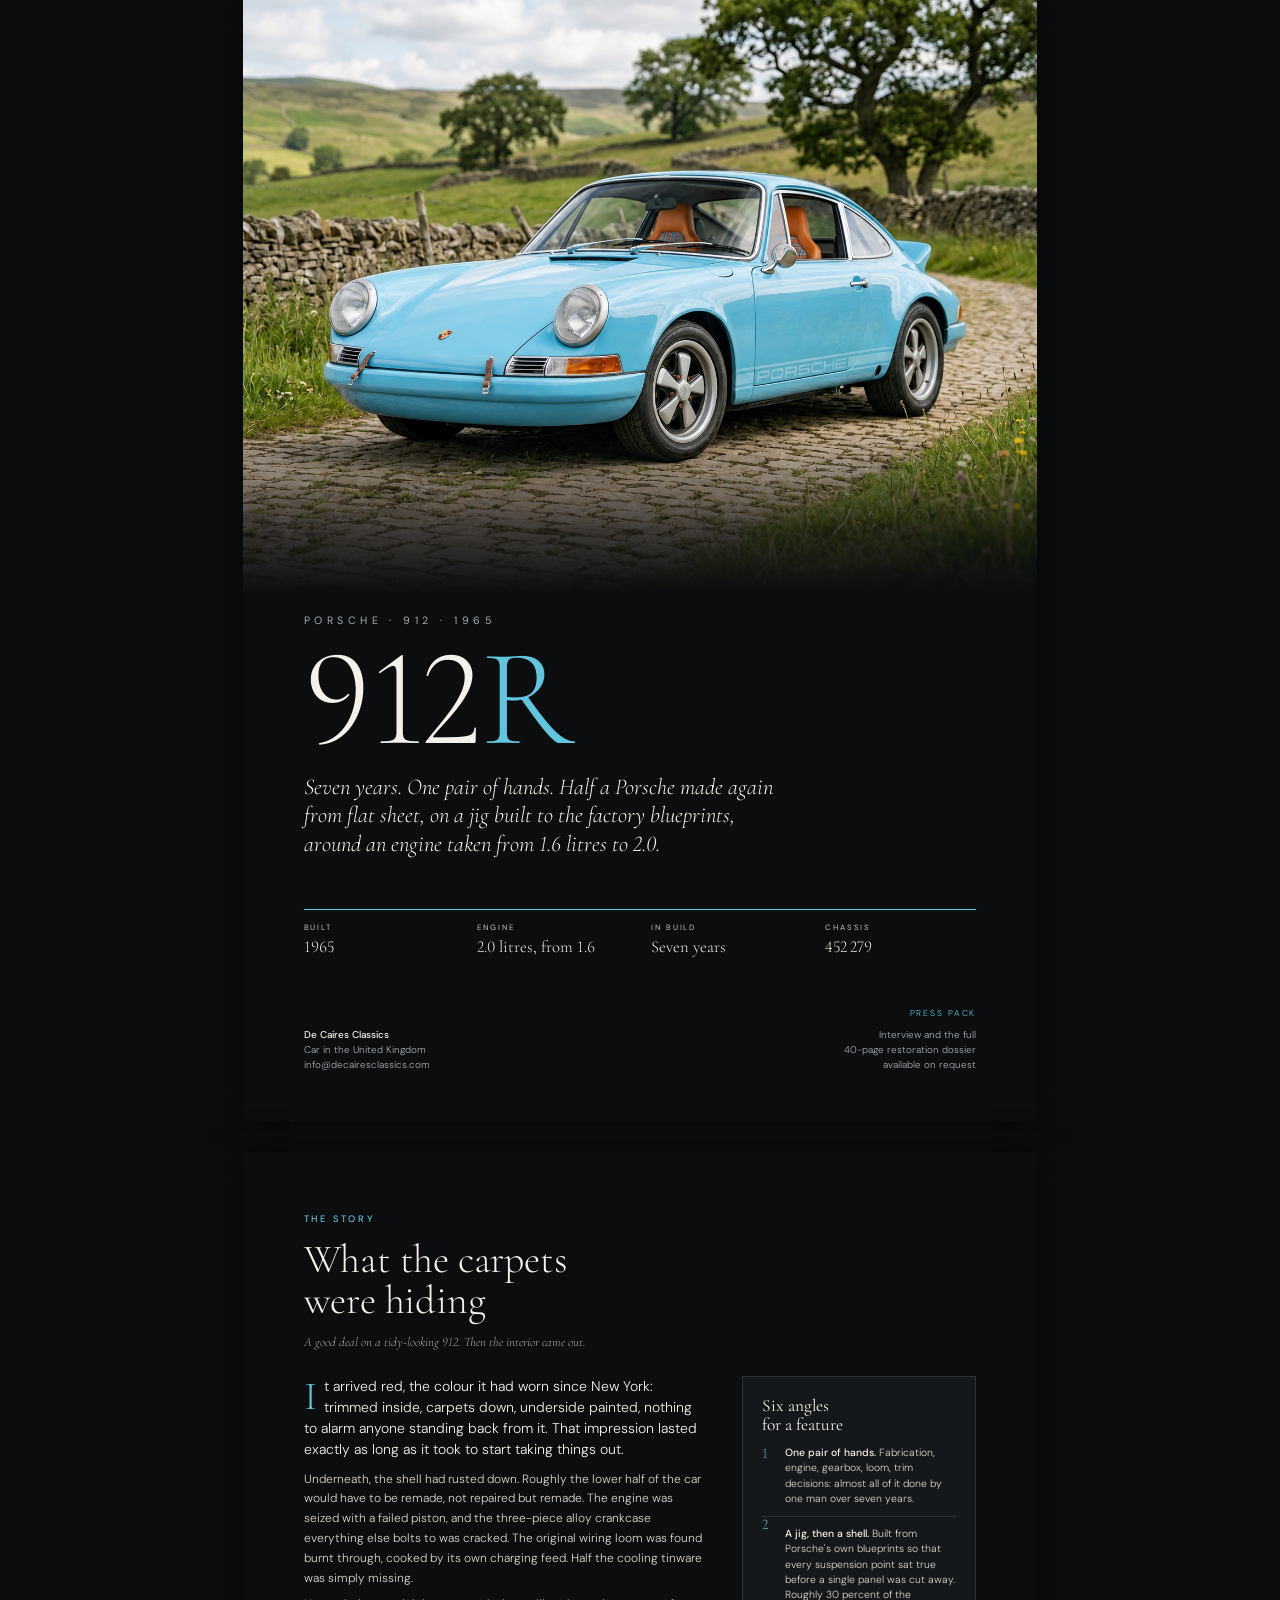
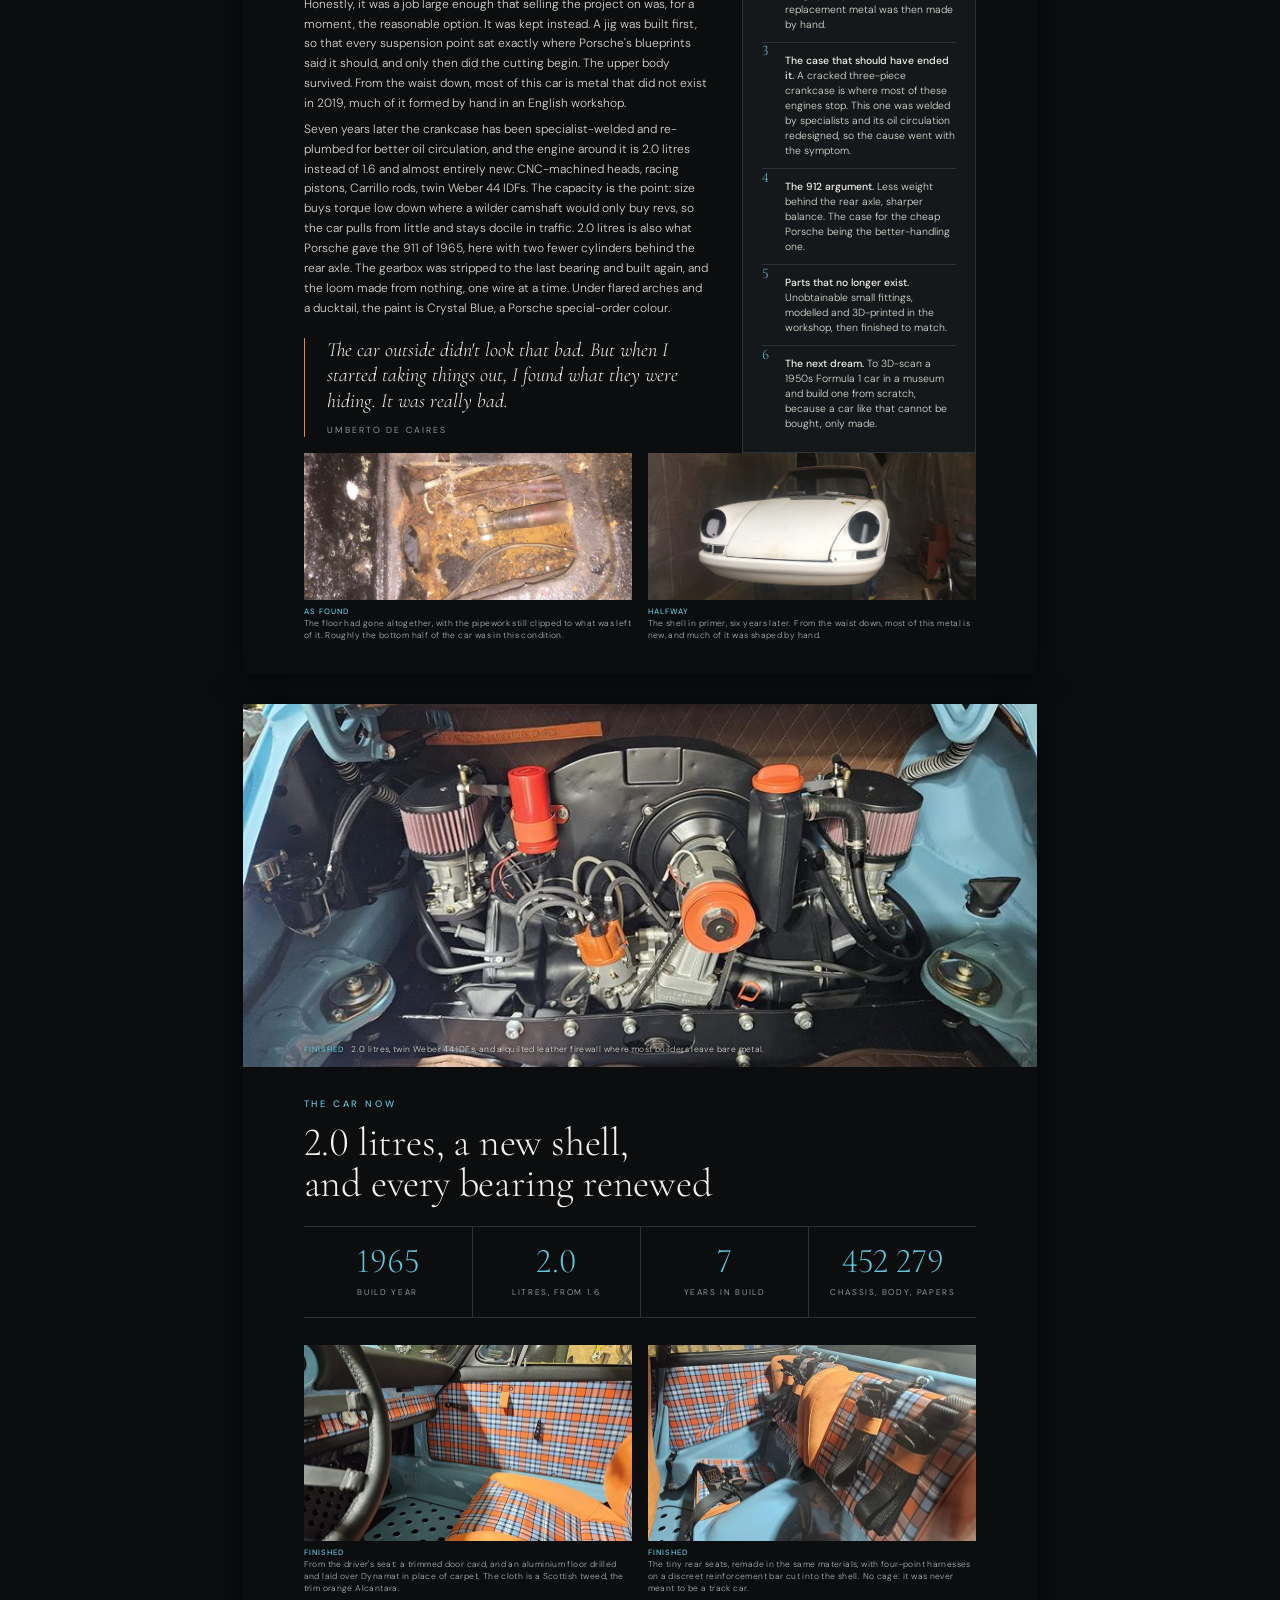
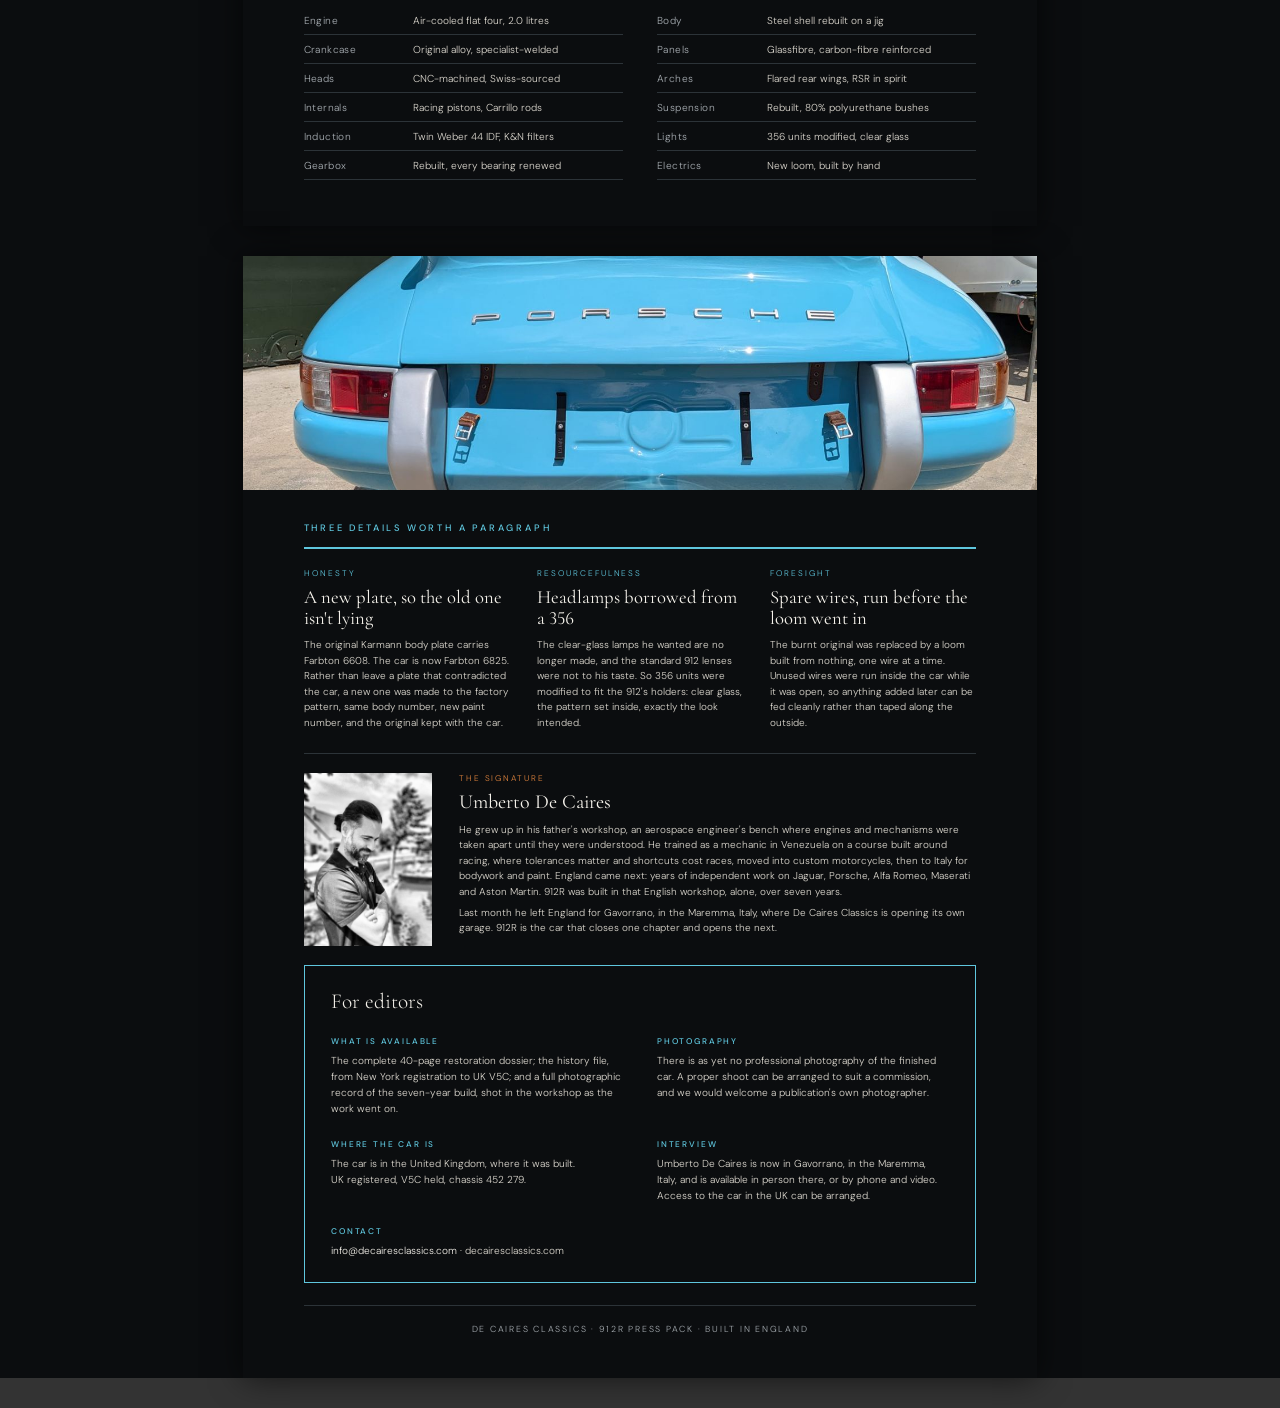
<file: portfolio/912r/press-pack.html>
<!DOCTYPE html>
<html lang="en">
<head>
<meta charset="UTF-8">
<title>912R Press Pack | De Caires Classics</title>
<meta name="description" content="Press pack for 912R: a 1965 Porsche 912 rebuilt over seven years by one pair of hands. De Caires Classics.">
<link rel="stylesheet" href="../../css/fonts.css">
<style>
  /* ============================================================
     912R Press Pack
     Four A4 pages. Picture-led, for editorial enquiry.
     Print: Chrome headless --print-to-pdf --no-pdf-header-footer
     ============================================================ */

  :root {
    --black:   #0B0D0F;
    --char:    #14181B;
    --line:    #2C3338;
    --white:   #F4F1EA;
    --grey:    #A7ADB2;
    --blue:    #5FC6DD;   /* Crystal Blue, as an accent */
    --orange:  #E2853E;   /* the Alcantara */
    --display: 'Cormorant Garamond', 'Times New Roman', serif;
    --body:    'DM Sans', 'Helvetica Neue', Arial, sans-serif;
  }

  *, *::before, *::after { box-sizing: border-box; margin: 0; padding: 0; }

  @page { size: A4; margin: 0; }

  html { background: #333; }
  body {
    font-family: var(--body);
    background: var(--black);
    color: var(--white);
    font-weight: 300;
    line-height: 1.5;
    -webkit-font-smoothing: antialiased;
    -webkit-print-color-adjust: exact;
    print-color-adjust: exact;
  }
  img { display: block; width: 100%; height: 100%; object-fit: cover; }

  /* Cormorant defaults to old-style figures; force lining numerals so
     dates, capacities and chassis numbers sit on the baseline. */
  h1, h2, h3, .numbers .n, .cover__facts div, .cover__sub, .head .standfirst,
  .sidebar li::before, .drop::first-letter {
    font-variant-numeric: lining-nums;
    font-feature-settings: "lnum" 1, "onum" 0;
  }

  .page {
    position: relative;
    width: 210mm;
    height: 296.8mm;
    overflow: hidden;
    background: var(--black);
    margin: 0 auto;
    break-after: page;
    page-break-after: always;
    display: flex;
    flex-direction: column;
  }
  .page:last-of-type { break-after: auto; page-break-after: auto; }

  /* screen-only separation between sheets */
  @media screen { .page { margin-bottom: 8mm; box-shadow: 0 0 30px rgba(0,0,0,.6); } }

  .pad { padding: 0 16mm; }

  /* ---------- type ---------- */
  .eyebrow {
    font-size: 7pt;
    letter-spacing: 0.3em;
    text-transform: uppercase;
    font-weight: 500;
    color: var(--blue);
  }
  .eyebrow--grey { color: var(--grey); }

  h1 {
    font-family: var(--display);
    font-weight: 300;
    font-size: 104pt;
    line-height: 0.84;
    letter-spacing: -0.015em;
  }
  h2 {
    font-family: var(--display);
    font-weight: 300;
    font-size: 30pt;
    line-height: 1.02;
    letter-spacing: -0.005em;
  }
  h3 {
    font-family: var(--display);
    font-weight: 400;
    font-size: 14pt;
    line-height: 1.15;
    color: var(--white);
  }
  p { font-size: 9pt; line-height: 1.66; color: #DBD7CE; }
  p + p { margin-top: 1.5mm; }
  .lead { font-size: 10.5pt; line-height: 1.5; color: var(--white); font-weight: 300; }
  .drop::first-letter {
    font-family: var(--display);
    float: left;
    font-size: 30pt;
    line-height: 0.82;
    padding: 1mm 2mm 0 0;
    color: var(--blue);
  }

  .rule { height: 1px; background: var(--line); border: 0; }
  .rule--blue { height: 1.4pt; background: var(--blue); }

  figcaption {
    font-size: 6.4pt;
    letter-spacing: 0.045em;
    line-height: 1.4;
    color: var(--grey);
    margin-top: 1.6mm;
  }
  figcaption b { color: var(--blue); font-weight: 500; letter-spacing: 0.14em; text-transform: uppercase; font-size: 5.8pt; }

  /* ============================================================
     PAGE 1: COVER
     ============================================================ */
  /* 210mm / 1.333 = 157mm: the tallest this 4:3 frame can be without cropping the car horizontally */
  .cover__img { height: 157mm; position: relative; flex: none; }
  .cover__img img { object-position: 50% 56%; }
  .cover__img::after {
    content: ""; position: absolute; inset: auto 0 0 0; height: 44mm;
    background: linear-gradient(to bottom, rgba(11,13,15,0), rgba(11,13,15,.75) 62%, var(--black));
  }
  .cover__body { flex: 1; display: flex; flex-direction: column; justify-content: space-between; padding: 5mm 16mm 13mm; }
  .cover__marque { font-size: 8pt; letter-spacing: 0.42em; text-transform: uppercase; color: var(--grey); font-weight: 400; }
  .cover__title { margin: 3mm 0 0; }
  .cover__title em { font-style: normal; color: var(--blue); }
  .cover__sub {
    font-family: var(--display);
    font-size: 17pt;
    font-style: italic;
    font-weight: 300;
    color: var(--white);
    line-height: 1.25;
    margin-top: 4mm;
    max-width: 130mm;
  }
  .cover__facts {
    display: grid; grid-template-columns: repeat(4, 1fr); gap: 6mm;
    border-top: 1.2pt solid var(--blue);
    padding-top: 3.5mm;
  }
  .cover__facts div { font-family: var(--display); font-size: 12.5pt; color: var(--white); line-height: 1.15; }
  .cover__facts span {
    display: block; font-family: var(--body); font-size: 5.8pt; font-weight: 500;
    letter-spacing: 0.24em; text-transform: uppercase; color: var(--grey); margin-bottom: 1.6mm;
  }
  .cover__foot { display: flex; justify-content: space-between; align-items: flex-end; gap: 8mm; }
  .cover__foot p { font-size: 7.4pt; color: var(--grey); line-height: 1.55; }
  .cover__stamp { text-align: right; }
  .cover__stamp span { display: block; font-size: 6.4pt; letter-spacing: 0.22em; text-transform: uppercase; color: var(--blue); }

  /* ============================================================
     PAGE 2: THE STORY
     ============================================================ */
  .head { padding: 16mm 16mm 0; flex: none; }
  .head h2 { margin: 3mm 0 0; }
  .head .standfirst { font-size: 9.6pt; color: var(--grey); margin-top: 3mm; max-width: 145mm; font-style: italic; font-family: var(--display); }

  .cols { display: grid; grid-template-columns: 1fr 62mm; gap: 9mm; margin-top: 9mm; }

  .sidebar { border: 1pt solid var(--line); padding: 5mm 5mm 5.5mm; background: var(--char); }
  .sidebar h4 { font-family: var(--display); font-size: 13pt; font-weight: 400; line-height: 1.1; margin-bottom: 3mm; }
  .sidebar ol { list-style: none; counter-reset: hook; }
  .sidebar li { counter-increment: hook; font-size: 7.8pt; line-height: 1.45; color: #DBD7CE; padding-left: 6mm; position: relative; }
  .sidebar li + li { margin-top: 2.6mm; padding-top: 2.6mm; border-top: 1px solid var(--line); }
  .sidebar li::before {
    content: counter(hook); position: absolute; left: 0; top: 0.2mm;
    font-family: var(--display); font-size: 11pt; color: var(--blue); line-height: 1;
  }
  .sidebar li b { color: var(--white); font-weight: 500; }

  .quote {
    margin-top: 8mm; padding-left: 6mm; border-left: 1.4pt solid var(--orange);
  }
  .quote p {
    font-family: var(--display); font-style: italic; font-size: 15pt; line-height: 1.28; color: var(--white);
  }
  .quote cite { display: block; font-style: normal; font-size: 6.6pt; letter-spacing: 0.24em; text-transform: uppercase; color: var(--grey); margin-top: 2.5mm; }

  .strip3 { display: grid; grid-template-columns: repeat(3, 1fr); gap: 4mm; }
  .strip3 .fr { height: 63mm; }
  .strip2 { display: grid; grid-template-columns: 1fr 1fr; gap: 4mm; }

  /* ============================================================
     PAGE 3: THE CAR NOW
     ============================================================ */
  .bleed { position: relative; flex: none; }
  .bleed figcaption { position: absolute; left: 16mm; bottom: 3mm; margin: 0; color: rgba(244,241,234,.85); text-shadow: 0 1px 4px rgba(0,0,0,.9); }

  .numbers { display: grid; grid-template-columns: repeat(4, 1fr); border-top: 1px solid var(--line); border-bottom: 1px solid var(--line); }
  .numbers div { padding: 4.5mm 3mm; text-align: center; }
  .numbers div + div { border-left: 1px solid var(--line); }
  .numbers .n { font-family: var(--display); font-size: 26pt; line-height: 1; color: var(--blue); font-weight: 300; }
  .numbers .l { font-size: 6.2pt; letter-spacing: 0.2em; text-transform: uppercase; color: var(--grey); margin-top: 2mm; }

  .spec { display: grid; grid-template-columns: 1fr 1fr; gap: 0 9mm; }
  .spec dl { display: block; }
  .spec .row { display: flex; gap: 3mm; padding: 1.7mm 0; border-bottom: 1px solid var(--line); font-size: 7.6pt; }
  .spec dt { flex: 0 0 26mm; color: var(--grey); letter-spacing: 0.04em; }
  .spec dd { color: #DBD7CE; }

  /* ============================================================
     PAGE 4: DETAILS + CONTACT
     ============================================================ */
  .details { display: grid; grid-template-columns: repeat(3, 1fr); gap: 7mm; }
  .details h3 { margin-bottom: 2mm; }
  .details .kicker { font-size: 6.2pt; letter-spacing: 0.24em; text-transform: uppercase; color: var(--blue); margin-bottom: 1.5mm; }
  .details p { font-size: 7.5pt; line-height: 1.55; }

  .maker { display: grid; grid-template-columns: 34mm 1fr; gap: 7mm; align-items: start; }
  .maker__img { height: 46mm; }
  .maker h3 { font-size: 15pt; margin-bottom: 2mm; }
  .maker p { font-size: 7.5pt; line-height: 1.55; }
  .maker .kicker { font-size: 6.2pt; letter-spacing: 0.24em; text-transform: uppercase; color: var(--orange); margin-bottom: 1.5mm; }

  .contact { border: 1pt solid var(--blue); padding: 6mm 7mm; display: grid; grid-template-columns: 1fr 1fr; gap: 6mm 9mm; }
  .contact h3 { grid-column: 1 / -1; font-size: 16pt; }
  .contact .item { font-size: 7.6pt; line-height: 1.55; color: #DBD7CE; }
  .contact .item b { display: block; font-size: 6.2pt; letter-spacing: 0.22em; text-transform: uppercase; color: var(--blue); font-weight: 500; margin-bottom: 1.2mm; }
  .contact a { color: var(--white); text-decoration: none; }

  .colophon { font-size: 6.6pt; letter-spacing: 0.2em; text-transform: uppercase; color: var(--grey); text-align: center; }

  .grow { flex: 1; }
</style>
</head>
<body>

<!-- ============================================================
     PAGE 1: COVER
     ============================================================ -->
<section class="page">
  <div class="cover__img">
    <img src="photos/f00-hero-front-quarter.png" alt="912R finished, front three-quarter on a walled lane, ducktail and flared arches">
  </div>
  <div class="cover__body">
    <div>
      <p class="cover__marque">Porsche &middot; 912 &middot; 1965</p>
      <h1 class="cover__title">912<em>R</em></h1>
      <p class="cover__sub">Seven years. One pair of hands. Half a Porsche made again from flat sheet, on a jig built to the factory blueprints, around an engine taken from 1.6 litres to 2.0.</p>
    </div>

    <div class="cover__facts">
      <div><span>Built</span>1965</div>
      <div><span>Engine</span>2.0 litres, from 1.6</div>
      <div><span>In build</span>Seven years</div>
      <div><span>Chassis</span>452&thinsp;279</div>
    </div>

    <div class="cover__foot">
      <p>
        <strong style="font-weight:500;color:var(--white)">De Caires Classics</strong><br>
        Car in the United Kingdom<br>
        info@decairesclassics.com
      </p>
      <div class="cover__stamp">
        <span>Press pack</span>
        <p style="margin-top:1.5mm">Interview and the full<br>40-page restoration dossier<br>available on request</p>
      </div>
    </div>
  </div>
</section>

<!-- ============================================================
     PAGE 2: THE STORY
     ============================================================ -->
<section class="page">
  <div class="head">
    <p class="eyebrow">The story</p>
    <h2>What the carpets<br>were hiding</h2>
    <p class="standfirst">A good deal on a tidy-looking 912. Then the interior came out.</p>
  </div>

  <div class="pad cols" style="margin-top:6mm">
    <div>
      <p class="lead drop">It arrived red, the colour it had worn since New York: trimmed inside, carpets down, underside painted, nothing to alarm anyone standing back from it. That impression lasted exactly as long as it took to start taking things out.</p>
      <p style="margin-top:2.5mm">Underneath, the shell had rusted down. Roughly the lower half of the car would have to be remade, not repaired but remade. The engine was seized with a failed piston, and the three-piece alloy crankcase everything else bolts to was cracked. The original wiring loom was found burnt through, cooked by its own charging feed. Half the cooling tinware was simply missing.</p>
      <p>Honestly, it was a job large enough that selling the project on was, for a moment, the reasonable option. It was kept instead. A jig was built first, so that every suspension point sat exactly where Porsche's blueprints said it should, and only then did the cutting begin. The upper body survived. From the waist down, most of this car is metal that did not exist in 2019, much of it formed by hand in an English workshop.</p>
      <p>Seven years later the crankcase has been specialist-welded and re-plumbed for better oil circulation, and the engine around it is 2.0 litres instead of 1.6 and almost entirely new: CNC-machined heads, racing pistons, Carrillo rods, twin Weber 44&nbsp;IDFs. The capacity is the point: size buys torque low down where a wilder camshaft would only buy revs, so the car pulls from little and stays docile in traffic. 2.0 litres is also what Porsche gave the 911 of 1965, here with two fewer cylinders behind the rear axle. The gearbox was stripped to the last bearing and built again, and the loom made from nothing, one wire at a time. Under flared arches and a ducktail, the paint is Crystal Blue, a Porsche special-order colour.</p>

      <div class="quote" style="margin-top:5mm">
        <p>The car outside didn't look that bad. But when I started taking things out, I found what they were hiding. It was really bad.</p>
        <cite>Umberto De Caires</cite>
      </div>
    </div>

    <aside class="sidebar">
      <h4>Six angles<br>for a feature</h4>
      <ol>
        <li><b>One pair of hands.</b> Fabrication, engine, gearbox, loom, trim decisions: almost all of it done by one man over seven years.</li>
        <li><b>A jig, then a shell.</b> Built from Porsche's own blueprints so that every suspension point sat true before a single panel was cut away. Roughly 30 percent of the replacement metal was then made by hand.</li>
        <li><b>The case that should have ended it.</b> A cracked three-piece crankcase is where most of these engines stop. This one was welded by specialists and its oil circulation redesigned, so the cause went with the symptom.</li>
        <li><b>The 912 argument.</b> Less weight behind the rear axle, sharper balance. The case for the cheap Porsche being the better-handling one.</li>
        <li><b>Parts that no longer exist.</b> Unobtainable small fittings, modelled and 3D-printed in the workshop, then finished to match.</li>
        <li><b>The next dream.</b> To 3D-scan a 1950s Formula 1 car in a museum and build one from scratch, because a car like that cannot be bought, only made.</li>
      </ol>
    </aside>
  </div>

  <div class="grow"></div>

  <div class="pad strip2" style="padding-bottom:11mm">
    <figure>
      <div style="height:39mm"><img src="photos/w02-floor-rotted.jpg" alt="The floor of the 912 rotted through, pipework still clipped to what was left"></div>
      <figcaption><b>As found</b><br>The floor had gone altogether, with the pipework still clipped to what was left of it. Roughly the bottom half of the car was in this condition.</figcaption>
    </figure>
    <figure>
      <div style="height:39mm"><img src="photos/w12-shell-primer-front.jpg" alt="The 912 shell in primer inside a spray tent" style="object-position:50% 42%"></div>
      <figcaption><b>Halfway</b><br>The shell in primer, six years later. From the waist down, most of this metal is new, and much of it was shaped by hand.</figcaption>
    </figure>
  </div>
</section>

<!-- ============================================================
     PAGE 3: THE CAR NOW
     ============================================================ -->
<section class="page">
  <div class="bleed" style="height:96mm">
    <img src="photos/f14-engine-bay.jpg" alt="The finished engine bay: twin Weber 44 IDF carburettors under K&N filters, quilted leather firewall panel" style="object-position:50% 45%">
    <figcaption><b>Finished</b> &nbsp; 2.0 litres, twin Weber 44&nbsp;IDFs, and a quilted leather firewall where most builders leave bare metal.</figcaption>
  </div>

  <div class="pad" style="padding-top:8mm">
    <p class="eyebrow">The car now</p>
    <h2 style="margin-top:2.5mm">2.0 litres, a new shell,<br>and every bearing renewed</h2>
  </div>

  <div class="pad" style="margin-top:6mm">
    <div class="numbers">
      <div><p class="n">1965</p><p class="l">Build year</p></div>
      <div><p class="n">2.0</p><p class="l">Litres, from 1.6</p></div>
      <div><p class="n">7</p><p class="l">Years in build</p></div>
      <div><p class="n">452&thinsp;279</p><p class="l">Chassis, body, papers</p></div>
    </div>
  </div>

  <div class="pad strip2" style="margin-top:7mm">
    <figure>
      <div style="height:52mm"><img src="photos/f12-cabin-driver-side.jpg" alt="The cabin: Scottish tweed door card, orange Alcantara seat, drilled blue alloy floor"></div>
      <figcaption><b>Finished</b><br>From the driver's seat: a trimmed door card, and an aluminium floor drilled and laid over Dynamat in place of carpet. The cloth is a Scottish tweed, the trim orange Alcantara.</figcaption>
    </figure>
    <figure>
      <div style="height:52mm"><img src="photos/f11-rear-seats-harness.jpg" alt="Rear seats remade in tweed and orange Alcantara with four-point harnesses"></div>
      <figcaption><b>Finished</b><br>The tiny rear seats, remade in the same materials, with four-point harnesses on a discreet reinforcement bar cut into the shell. No cage: it was never meant to be a track car.</figcaption>
    </figure>
  </div>

  <div class="grow"></div>

  <div class="pad spec" style="padding-bottom:12mm">
    <dl>
      <div class="row"><dt>Engine</dt><dd>Air-cooled flat four, 2.0 litres</dd></div>
      <div class="row"><dt>Crankcase</dt><dd>Original alloy, specialist-welded</dd></div>
      <div class="row"><dt>Heads</dt><dd>CNC-machined, Swiss-sourced</dd></div>
      <div class="row"><dt>Internals</dt><dd>Racing pistons, Carrillo rods</dd></div>
      <div class="row"><dt>Induction</dt><dd>Twin Weber 44&nbsp;IDF, K&amp;N filters</dd></div>
      <div class="row"><dt>Gearbox</dt><dd>Rebuilt, every bearing renewed</dd></div>
    </dl>
    <dl>
      <div class="row"><dt>Body</dt><dd>Steel shell rebuilt on a jig</dd></div>
      <div class="row"><dt>Panels</dt><dd>Glassfibre, carbon-fibre reinforced</dd></div>
      <div class="row"><dt>Arches</dt><dd>Flared rear wings, RSR in spirit</dd></div>
      <div class="row"><dt>Suspension</dt><dd>Rebuilt, 80% polyurethane bushes</dd></div>
      <div class="row"><dt>Lights</dt><dd>356 units modified, clear glass</dd></div>
      <div class="row"><dt>Electrics</dt><dd>New loom, built by hand</dd></div>
    </dl>
  </div>
</section>

<!-- ============================================================
     PAGE 4: DETAILS + PRESS INFORMATION
     ============================================================ -->
<section class="page">
  <div class="bleed" style="height:62mm">
    <img src="photos/f04-rear-straight.jpg" alt="912R from directly behind: ducktail, PORSCHE script, leather deck straps and a single stainless tailpipe" style="object-position:50% 56%">
  </div>

  <div class="pad" style="padding-top:8mm">
    <p class="eyebrow">Three details worth a paragraph</p>
    <hr class="rule rule--blue" style="margin:3mm 0 5mm">
    <div class="details">
      <div>
        <p class="kicker">Honesty</p>
        <h3>A new plate, so the old one isn't lying</h3>
        <p>The original Karmann body plate carries Farbton 6608. The car is now Farbton 6825. Rather than leave a plate that contradicted the car, a new one was made to the factory pattern, same body number, new paint number, and the original kept with the car.</p>
      </div>
      <div>
        <p class="kicker">Resourcefulness</p>
        <h3>Headlamps borrowed from a 356</h3>
        <p>The clear-glass lamps he wanted are no longer made, and the standard 912 lenses were not to his taste. So 356 units were modified to fit the 912's holders: clear glass, the pattern set inside, exactly the look intended.</p>
      </div>
      <div>
        <p class="kicker">Foresight</p>
        <h3>Spare wires, run before the loom went in</h3>
        <p>The burnt original was replaced by a loom built from nothing, one wire at a time. Unused wires were run inside the car while it was open, so anything added later can be fed cleanly rather than taped along the outside.</p>
      </div>
    </div>
  </div>

  <div class="pad" style="margin-top:6mm; flex:none">
    <hr class="rule" style="margin-bottom:5mm">
    <div class="maker">
      <div class="maker__img">
        <img src="photos/u01-umberto-portrait.jpg" alt="Umberto De Caires, who built 912R" style="object-position:50% 30%">
      </div>
      <div>
        <p class="kicker">The signature</p>
        <h3>Umberto De Caires</h3>
        <p>He grew up in his father's workshop, an aerospace engineer's bench where engines and mechanisms were taken apart until they were understood. He trained as a mechanic in Venezuela on a course built around racing, where tolerances matter and shortcuts cost races, moved into custom motorcycles, then to Italy for bodywork and paint. England came next: years of independent work on Jaguar, Porsche, Alfa Romeo, Maserati and Aston Martin. 912R was built in that English workshop, alone, over seven years.</p>
        <p>Last month he left England for Gavorrano, in the Maremma, Italy, where De Caires Classics is opening its own garage. 912R is the car that closes one chapter and opens the next.</p>
      </div>
    </div>
  </div>

  <div class="grow"></div>

  <div class="pad">
    <div class="contact">
      <h3 style="font-family:var(--display);font-weight:300">For editors</h3>
      <div class="item">
        <b>What is available</b>
        The complete 40-page restoration dossier; the history file, from New York registration to UK V5C; and a full photographic record of the seven-year build, shot in the workshop as the work went on.
      </div>
      <div class="item">
        <b>Photography</b>
        There is as yet no professional photography of the finished car. A proper shoot can be arranged to suit a commission, and we would welcome a publication's own photographer.
      </div>
      <div class="item">
        <b>Where the car is</b>
        The car is in the United Kingdom, where it was built.<br>
        UK registered, V5C held, chassis&nbsp;452&nbsp;279.
      </div>
      <div class="item">
        <b>Interview</b>
        Umberto De Caires is now in Gavorrano, in the Maremma, Italy, and is available in person there, or by phone and video. Access to the car in the UK can be arranged.
      </div>
      <div class="item" style="grid-column:1 / -1">
        <b>Contact</b>
        <a href="mailto:info@decairesclassics.com">info@decairesclassics.com</a> &middot; decairesclassics.com
      </div>
    </div>
  </div>

  <div class="pad" style="padding-top:6mm; padding-bottom:11mm">
    <hr class="rule" style="margin-bottom:4mm">
    <p class="colophon">De Caires Classics &middot; 912R Press Pack &middot; Built in England</p>
  </div>
</section>

</body>
</html>
</file>
<file: css/style.css>
/* ============================================================
   De Caires Classics — Main Stylesheet
   ============================================================ */

@import url('fonts.css');

/* --- Tokens ------------------------------------------------- */
:root {
  --black:      #0A0A0A;
  --white:      #F5F0E8;
  --gold:       #B8960C;
  --grey:       #4A4A4A;
  --font-display: 'Cormorant Garamond', Georgia, serif;
  --font-body:    'DM Sans', system-ui, sans-serif;
  --max-width:  1200px;
  --section:    clamp(5rem, 10vw, 9rem);
  --gutter:     clamp(1.5rem, 5vw, 3rem);
}

/* --- Reset -------------------------------------------------- */
*, *::before, *::after { box-sizing: border-box; margin: 0; padding: 0; }
html { font-size: 16px; scroll-behavior: smooth; }
body {
  background-color: var(--black);
  color: var(--white);
  font-family: var(--font-body);
  font-weight: 400;
  line-height: 1.6;
  -webkit-font-smoothing: antialiased;
}
img { display: block; max-width: 100%; height: auto; }
a  { color: inherit; text-decoration: none; }
ul { list-style: none; }

/* --- Typography -------------------------------------------- */
h1, h2, h3, h4 {
  font-family: var(--font-display);
  font-weight: 300;
  line-height: 1.15;
  letter-spacing: 0.02em;
}
h1 { font-size: clamp(2.8rem, 6vw, 5.5rem); }
h2 { font-size: clamp(2rem, 4vw, 3.5rem); }
h3 { font-size: clamp(1.4rem, 2.5vw, 2rem); }

p { font-size: clamp(0.95rem, 1.5vw, 1.05rem); }

.eyebrow {
  font-size: 0.75rem;
  font-weight: 500;
  letter-spacing: 0.15em;
  text-transform: uppercase;
  color: var(--gold);
}

/* --- Layout ------------------------------------------------- */
.container {
  width: 100%;
  max-width: var(--max-width);
  margin: 0 auto;
  padding: 0 var(--gutter);
}
section { padding: var(--section) 0; }

.divider {
  width: 2.5rem;
  height: 1px;
  background: var(--gold);
  margin: 1.25rem 0;
}
.divider--center { margin: 1.25rem auto; }

/* --- Navigation -------------------------------------------- */
.nav {
  position: fixed;
  top: 0; left: 0; right: 0;
  z-index: 100;
  padding: 1.75rem 0;
  transition: background 0.4s, padding 0.4s, border-color 0.4s;
  border-bottom: 1px solid transparent;
}
.nav.scrolled {
  background: rgba(10, 10, 10, 0.97);
  padding: 1.1rem 0;
  border-bottom-color: rgba(184, 150, 12, 0.15);
  backdrop-filter: blur(8px);
}
.nav__inner {
  display: flex;
  align-items: center;
  justify-content: space-between;
}
.nav__logo {
  display: inline-flex;
  align-items: center;
  gap: 0.55rem;
  font-family: var(--font-display);
  font-weight: 400;
  font-size: 1.35rem;
  letter-spacing: 0.04em;
}
.nav__logo img {
  height: 132px;
  width: auto;
  display: block;
}
.nav__links {
  display: flex;
  gap: 2.5rem;
}
.nav__links a {
  font-size: 0.78rem;
  font-weight: 500;
  letter-spacing: 0.12em;
  text-transform: uppercase;
  color: rgba(245, 240, 232, 0.8);
  transition: color 0.2s;
  position: relative;
}
.nav__links a::after {
  content: '';
  position: absolute;
  bottom: -4px; left: 0;
  width: 0; height: 1px;
  background: var(--gold);
  transition: width 0.25s;
}
.nav__links a:hover { color: var(--white); }
.nav__links a:hover::after,
.nav__links a.active::after { width: 100%; }
.nav__links a.active { color: var(--white); }

/* Hamburger */
.nav__toggle {
  display: none;
  flex-direction: column;
  gap: 5px;
  cursor: pointer;
  background: none;
  border: none;
  padding: 4px;
}
.nav__toggle span {
  display: block;
  width: 22px; height: 1px;
  background: var(--white);
  transition: transform 0.3s, opacity 0.3s;
}
.nav__toggle.open span:nth-child(1) { transform: translateY(6px) rotate(45deg); }
.nav__toggle.open span:nth-child(2) { opacity: 0; }
.nav__toggle.open span:nth-child(3) { transform: translateY(-6px) rotate(-45deg); }

@media (max-width: 768px) {
  .nav__toggle { display: flex; }
  .nav__links {
    position: fixed;
    top: 0; right: -100%;
    width: min(300px, 85vw);
    height: 100vh;
    flex-direction: column;
    gap: 0;
    background: #0d0d0d;
    border-left: 1px solid rgba(184, 150, 12, 0.2);
    padding: 6rem 2.5rem 2.5rem;
    transition: right 0.35s cubic-bezier(0.4, 0, 0.2, 1);
  }
  .nav__links.open { right: 0; }
  .nav__links li { border-bottom: 1px solid rgba(255,255,255,0.06); }
  .nav__links a {
    display: block;
    padding: 1rem 0;
    font-size: 0.85rem;
  }
}

/* --- Hero --------------------------------------------------- */
.hero {
  min-height: 100vh;
  display: flex;
  align-items: center;
  justify-content: center;
  text-align: center;
  position: relative;
  overflow: hidden;
}
.hero__bg {
  position: absolute;
  inset: 0;
  background: var(--black);
}
.hero__bg img {
  width: 100%; height: 100%;
  object-fit: cover;
  opacity: 0.25;
  filter: saturate(0.4);
}
.hero__content {
  position: relative;
  z-index: 1;
  padding: 2rem;
}
.hero__logo {
  max-width: min(520px, 82vw);
  margin: 0 auto 2.5rem;
}
.hero__tagline {
  font-family: var(--font-display);
  font-style: italic;
  font-weight: 300;
  font-size: clamp(1.1rem, 2.5vw, 1.6rem);
  letter-spacing: 0.04em;
  color: rgba(245, 240, 232, 0.75);
}
.hero__scroll {
  position: absolute;
  bottom: 2.5rem; left: 50%;
  transform: translateX(-50%);
  display: flex;
  flex-direction: column;
  align-items: center;
  gap: 0.75rem;
  color: var(--grey);
  font-size: 0.7rem;
  letter-spacing: 0.15em;
  text-transform: uppercase;
}
.hero__scroll::after {
  content: '';
  display: block;
  width: 1px; height: 2.5rem;
  background: var(--gold);
  animation: scrollline 2s ease-in-out infinite;
}
@keyframes scrollline {
  0%   { opacity: 0; transform: scaleY(0); transform-origin: top; }
  40%  { opacity: 1; transform: scaleY(1); }
  100% { opacity: 0; transform: scaleY(1); transform-origin: bottom; }
}

/* --- Page hero (inner pages) -------------------------------- */
.page-hero {
  padding: 9rem 0 4.5rem;
  border-bottom: 1px solid rgba(184, 150, 12, 0.12);
}
.page-hero .eyebrow { margin-bottom: 1rem; }

/* --- Section header ----------------------------------------- */
.section-header { margin-bottom: 3.5rem; }
.section-header--center { text-align: center; }
.section-header .eyebrow { margin-bottom: 0.75rem; }
.section-header h2 { margin-bottom: 0; }

/* --- Intro -------------------------------------------------- */
.intro { text-align: center; }
.intro__text {
  max-width: 620px;
  margin: 0 auto;
  color: rgba(245, 240, 232, 0.78);
  line-height: 1.85;
  font-size: clamp(1rem, 1.8vw, 1.12rem);
}

/* --- Services grid ------------------------------------------ */
.services-grid {
  display: grid;
  grid-template-columns: 1fr;
  border: 1px solid rgba(184, 150, 12, 0.15);
  gap: 1px;
  background: rgba(184, 150, 12, 0.15);
}
.service-card {
  background: var(--black);
  padding: 2.5rem;
  transition: background 0.3s;
}
.service-card:hover { background: #0f0f0f; }
.service-card__line {
  width: 2rem; height: 1px;
  background: var(--gold);
  margin-bottom: 1.75rem;
}
.service-card h3 {
  font-size: clamp(1.3rem, 2vw, 1.6rem);
  margin-bottom: 0.9rem;
}
.service-card p {
  color: rgba(245, 240, 232, 0.65);
  font-size: 0.92rem;
  line-height: 1.75;
}

/* --- Portfolio grid ----------------------------------------- */
.portfolio-grid {
  display: grid;
  grid-template-columns: repeat(auto-fit, minmax(300px, 1fr));
  gap: 1.5rem;
}
.portfolio-card {
  position: relative;
  overflow: hidden;
  aspect-ratio: 4/3;
  background: #111;
  border: 1px solid rgba(184, 150, 12, 0.1);
}
.portfolio-card img {
  width: 100%; height: 100%;
  object-fit: cover;
  filter: saturate(0.55) contrast(1.1);
  transition: transform 0.6s ease, filter 0.4s ease;
}
.portfolio-card:hover img {
  transform: scale(1.05);
  filter: saturate(0.75) contrast(1.1);
}
.portfolio-card__overlay {
  position: absolute;
  inset: 0;
  background: linear-gradient(to top, rgba(10,10,10,0.92) 0%, transparent 55%);
  display: flex;
  flex-direction: column;
  justify-content: flex-end;
  padding: 1.75rem;
  opacity: 0;
  transition: opacity 0.35s;
}
.portfolio-card:hover .portfolio-card__overlay { opacity: 1; }
.portfolio-card__tag {
  font-size: 0.7rem;
  font-weight: 500;
  letter-spacing: 0.14em;
  text-transform: uppercase;
  color: var(--gold);
  margin-bottom: 0.4rem;
}
.portfolio-card__title {
  font-family: var(--font-display);
  font-weight: 300;
  font-size: 1.5rem;
}

/* Placeholder card (no photo yet) */
.portfolio-card--placeholder .portfolio-card__overlay {
  opacity: 1;
  background: linear-gradient(160deg, #111 0%, var(--black) 100%);
}

/* --- About split -------------------------------------------- */
.about-split {
  display: grid;
  grid-template-columns: 1fr 1fr;
  gap: clamp(3rem, 6vw, 7rem);
  align-items: center;
}
.about-split__image {
  aspect-ratio: 3/4;
  background: #111;
  border: 1px solid rgba(184, 150, 12, 0.15);
  overflow: hidden;
}
.about-split__image img {
  width: 100%; height: 100%;
  object-fit: cover;
  filter: saturate(0.4) contrast(1.15);
}
.about-split__image--placeholder {
  display: flex;
  align-items: center;
  justify-content: center;
}
.about-split__image--placeholder span {
  font-size: 0.7rem;
  letter-spacing: 0.12em;
  text-transform: uppercase;
  color: var(--grey);
}
.about-split__image--portrait img {
  object-position: top center;
}
@media (max-width: 768px) {
  .about-split { grid-template-columns: 1fr; }
  .about-split__image { aspect-ratio: 4/3; }
  .about-split__image--portrait { aspect-ratio: 3/4; }
}

/* --- Prose -------------------------------------------------- */
.prose p {
  color: rgba(245, 240, 232, 0.8);
  line-height: 1.9;
  margin-bottom: 1.5rem;
  font-size: clamp(0.97rem, 1.5vw, 1.07rem);
}
.prose p:last-child { margin-bottom: 0; }

/* --- Gold link --------------------------------------------- */
.link-gold {
  display: inline-flex;
  align-items: center;
  gap: 0.5rem;
  color: var(--gold);
  font-size: 0.78rem;
  font-weight: 500;
  letter-spacing: 0.12em;
  text-transform: uppercase;
  margin-top: 2rem;
  transition: gap 0.2s;
}
.link-gold::after { content: '→'; }
.link-gold:hover { gap: 0.9rem; }

/* --- Contact block ------------------------------------------ */
.contact-block { display: flex; flex-direction: column; align-items: center; text-align: center; }
.contact-block__email {
  display: inline-block;
  font-family: var(--font-display);
  font-size: clamp(1.5rem, 4vw, 2.8rem);
  font-weight: 300;
  color: var(--gold);
  letter-spacing: 0.03em;
  margin-top: 1.5rem;
  transition: opacity 0.25s;
}
.contact-block__email:hover { opacity: 0.7; }
.contact-block__whatsapp {
  display: inline-flex;
  align-items: center;
  gap: 0.75rem;
  font-family: var(--font-display);
  font-size: clamp(1.4rem, 3.5vw, 2.4rem);
  letter-spacing: 0.02em;
  color: var(--white);
  margin-top: 2.5rem;
  transition: opacity 0.25s;
}
.contact-block__whatsapp:hover { opacity: 0.7; }
.contact-block__whatsapp svg { flex-shrink: 0; }
.contact-block__social {
  display: inline-flex;
  align-items: center;
  gap: 0.75rem;
  font-family: var(--font-display);
  font-size: clamp(1.2rem, 3vw, 2rem);
  letter-spacing: 0.02em;
  color: var(--white);
  margin-top: 1.5rem;
  transition: opacity 0.25s;
}
.contact-block__social:hover { opacity: 0.7; }
.contact-block__social svg { flex-shrink: 0; }

/* --- WhatsApp form ------------------------------------------ */
.wa-form { margin-top: 0; }
.wa-form__field { margin-bottom: 2rem; }
.wa-form__field label {
  display: block;
  font-size: 0.7rem;
  font-weight: 500;
  letter-spacing: 0.14em;
  text-transform: uppercase;
  color: var(--gold);
  margin-bottom: 0.6rem;
}
.wa-form__field input,
.wa-form__field textarea {
  width: 100%;
  background: transparent;
  border: none;
  border-bottom: 1px solid rgba(184,150,12,0.3);
  color: var(--white);
  font-family: var(--font-body);
  font-size: 1rem;
  padding: 0.6rem 0;
  transition: border-color 0.25s;
  outline: none;
  resize: none;
}
.wa-form__field input::placeholder,
.wa-form__field textarea::placeholder { color: rgba(245,240,232,0.3); }
.wa-form__field input:focus,
.wa-form__field textarea:focus { border-bottom-color: var(--gold); }
.wa-form__submit {
  display: inline-flex;
  align-items: center;
  gap: 0.6rem;
  background: none;
  border: 1px solid rgba(184,150,12,0.5);
  color: var(--gold);
  font-family: var(--font-body);
  font-size: 0.78rem;
  font-weight: 500;
  letter-spacing: 0.12em;
  text-transform: uppercase;
  padding: 0.9rem 1.75rem;
  cursor: pointer;
  margin-top: 0.5rem;
  transition: background 0.25s, color 0.25s, border-color 0.25s;
}
.wa-form__submit:hover {
  background: var(--gold);
  color: var(--black);
  border-color: var(--gold);
}

.contact-block__note {
  margin-top: 1.5rem;
  color: var(--grey);
  font-size: 0.88rem;
}

/* --- Portfolio detail --------------------------------------- */
.project-header { margin-bottom: 3rem; }
.project-header .eyebrow { margin-bottom: 0.75rem; }
.project-meta {
  display: flex;
  gap: 3rem;
  margin-top: 2rem;
  padding-top: 2rem;
  border-top: 1px solid rgba(184,150,12,0.15);
}
.project-meta__item {}
.project-meta__label {
  font-size: 0.7rem;
  letter-spacing: 0.14em;
  text-transform: uppercase;
  color: var(--grey);
  margin-bottom: 0.3rem;
}
.project-meta__value {
  font-family: var(--font-display);
  font-size: 1.1rem;
}
.image-grid {
  display: grid;
  grid-template-columns: repeat(auto-fit, minmax(280px, 1fr));
  gap: 1rem;
  margin: 3rem 0;
}
.image-grid img {
  width: 100%; height: 100%;
  object-fit: cover;
  aspect-ratio: 4/3;
  filter: saturate(0.6) contrast(1.1);
}
.image-grid--featured { grid-template-columns: 1fr; }
.image-grid--featured img { aspect-ratio: 16/7; }
@media (max-width: 600px) {
  .project-meta { flex-wrap: wrap; gap: 1.5rem; }
  .image-grid { grid-template-columns: 1fr; }
  .image-grid--featured img { aspect-ratio: 4/3; }
}

/* --- Footer ------------------------------------------------- */
.footer {
  border-top: 1px solid rgba(184, 150, 12, 0.15);
  padding: 3rem 0;
}
.footer__inner {
  display: flex;
  align-items: center;
  justify-content: space-between;
  flex-wrap: wrap;
  gap: 1.5rem;
}
.footer__logo {
  font-family: var(--font-display);
  font-size: 1.1rem;
  letter-spacing: 0.05em;
}
.footer__links {
  display: flex;
  gap: 2rem;
}
.footer__links a {
  font-size: 0.75rem;
  letter-spacing: 0.1em;
  text-transform: uppercase;
  color: var(--grey);
  transition: color 0.2s;
}
.footer__links a:hover { color: var(--gold); }
.footer__copy {
  font-size: 0.72rem;
  color: var(--grey);
  width: 100%;
  text-align: center;
  padding-top: 1.5rem;
  border-top: 1px solid rgba(255,255,255,0.04);
  margin-top: 1.5rem;
}
@media (max-width: 600px) {
  .footer__inner { flex-direction: column; text-align: center; }
  .footer__links { flex-wrap: wrap; justify-content: center; }
}

/* --- Language Toggle --------------------------------------- */
.nav__lang { display: flex; align-items: center; }
.lang-toggle {
  display: flex;
  align-items: center;
  gap: 0.3rem;
}
.lang-toggle__option {
  background: none;
  border: none;
  padding: 0;
  font-family: var(--font-body);
  font-size: 0.75rem;
  font-weight: 500;
  letter-spacing: 0.12em;
  text-transform: uppercase;
  color: rgba(245, 240, 232, 0.45);
  cursor: pointer;
  transition: color 0.2s;
  line-height: 1;
}
.lang-toggle__option:hover { color: var(--white); }
.lang-toggle__option.active { color: var(--gold); }
.lang-toggle__sep {
  font-size: 0.6rem;
  color: rgba(245, 240, 232, 0.2);
  user-select: none;
}
@media (max-width: 768px) {
  .nav__lang { padding: 1rem 0; }
  .lang-toggle__option { font-size: 0.85rem; }
}
</file>
<file: css/fonts.css>
/* ==========================================================================
   Font auto-ospitati
   ==========================================================================
   Generati da Google Fonts e serviti dal nostro dominio, non dai server di
   Google. Caricarli da fonts.googleapis.com farebbe trasmettere l'indirizzo
   IP di ogni visitatore a Google prima di qualunque consenso: e' il punto su
   cui si e' pronunciato il Tribunale di Monaco (LG Muenchen I, 20/01/2022,
   Az. 3 O 17493/20). Cosi' il sito non fa alcuna richiesta a terzi.

   Set esteso: copre anche i pesi usati dalle pagine del portfolio 912R
   (Cormorant 500, DM Sans 300 e 700), che hanno CSS inline proprio.
   Le @font-face non usate non generano download.
   Per rigenerarli: scratchpad/selfhost_fonts.py
   ========================================================================== */

/* Cormorant Garamond 300 italic — latin-ext */
@font-face {
  font-family: 'Cormorant Garamond';
  font-style: italic;
  font-weight: 300;
  font-display: swap;
  src: url('fonts/cormorant-garamond-300-italic-latin-ext.woff2') format('woff2');
  unicode-range: U+0100-02BA, U+02BD-02C5, U+02C7-02CC, U+02CE-02D7, U+02DD-02FF, U+0304, U+0308, U+0329, U+1D00-1DBF, U+1E00-1E9F, U+1EF2-1EFF, U+2020, U+20A0-20AB, U+20AD-20C0, U+2113, U+2C60-2C7F, U+A720-A7FF;
}

/* Cormorant Garamond 300 italic — latin */
@font-face {
  font-family: 'Cormorant Garamond';
  font-style: italic;
  font-weight: 300;
  font-display: swap;
  src: url('fonts/cormorant-garamond-300-italic-latin.woff2') format('woff2');
  unicode-range: U+0000-00FF, U+0131, U+0152-0153, U+02BB-02BC, U+02C6, U+02DA, U+02DC, U+0304, U+0308, U+0329, U+2000-206F, U+20AC, U+2122, U+2191, U+2193, U+2212, U+2215, U+FEFF, U+FFFD;
}

/* Cormorant Garamond 400 italic — latin-ext */
@font-face {
  font-family: 'Cormorant Garamond';
  font-style: italic;
  font-weight: 400;
  font-display: swap;
  src: url('fonts/cormorant-garamond-400-italic-latin-ext.woff2') format('woff2');
  unicode-range: U+0100-02BA, U+02BD-02C5, U+02C7-02CC, U+02CE-02D7, U+02DD-02FF, U+0304, U+0308, U+0329, U+1D00-1DBF, U+1E00-1E9F, U+1EF2-1EFF, U+2020, U+20A0-20AB, U+20AD-20C0, U+2113, U+2C60-2C7F, U+A720-A7FF;
}

/* Cormorant Garamond 400 italic — latin */
@font-face {
  font-family: 'Cormorant Garamond';
  font-style: italic;
  font-weight: 400;
  font-display: swap;
  src: url('fonts/cormorant-garamond-400-italic-latin.woff2') format('woff2');
  unicode-range: U+0000-00FF, U+0131, U+0152-0153, U+02BB-02BC, U+02C6, U+02DA, U+02DC, U+0304, U+0308, U+0329, U+2000-206F, U+20AC, U+2122, U+2191, U+2193, U+2212, U+2215, U+FEFF, U+FFFD;
}

/* Cormorant Garamond 500 italic — latin-ext */
@font-face {
  font-family: 'Cormorant Garamond';
  font-style: italic;
  font-weight: 500;
  font-display: swap;
  src: url('fonts/cormorant-garamond-500-italic-latin-ext.woff2') format('woff2');
  unicode-range: U+0100-02BA, U+02BD-02C5, U+02C7-02CC, U+02CE-02D7, U+02DD-02FF, U+0304, U+0308, U+0329, U+1D00-1DBF, U+1E00-1E9F, U+1EF2-1EFF, U+2020, U+20A0-20AB, U+20AD-20C0, U+2113, U+2C60-2C7F, U+A720-A7FF;
}

/* Cormorant Garamond 500 italic — latin */
@font-face {
  font-family: 'Cormorant Garamond';
  font-style: italic;
  font-weight: 500;
  font-display: swap;
  src: url('fonts/cormorant-garamond-500-italic-latin.woff2') format('woff2');
  unicode-range: U+0000-00FF, U+0131, U+0152-0153, U+02BB-02BC, U+02C6, U+02DA, U+02DC, U+0304, U+0308, U+0329, U+2000-206F, U+20AC, U+2122, U+2191, U+2193, U+2212, U+2215, U+FEFF, U+FFFD;
}

/* Cormorant Garamond 300 — latin-ext */
@font-face {
  font-family: 'Cormorant Garamond';
  font-style: normal;
  font-weight: 300;
  font-display: swap;
  src: url('fonts/cormorant-garamond-300-latin-ext.woff2') format('woff2');
  unicode-range: U+0100-02BA, U+02BD-02C5, U+02C7-02CC, U+02CE-02D7, U+02DD-02FF, U+0304, U+0308, U+0329, U+1D00-1DBF, U+1E00-1E9F, U+1EF2-1EFF, U+2020, U+20A0-20AB, U+20AD-20C0, U+2113, U+2C60-2C7F, U+A720-A7FF;
}

/* Cormorant Garamond 300 — latin */
@font-face {
  font-family: 'Cormorant Garamond';
  font-style: normal;
  font-weight: 300;
  font-display: swap;
  src: url('fonts/cormorant-garamond-300-latin.woff2') format('woff2');
  unicode-range: U+0000-00FF, U+0131, U+0152-0153, U+02BB-02BC, U+02C6, U+02DA, U+02DC, U+0304, U+0308, U+0329, U+2000-206F, U+20AC, U+2122, U+2191, U+2193, U+2212, U+2215, U+FEFF, U+FFFD;
}

/* Cormorant Garamond 400 — latin-ext */
@font-face {
  font-family: 'Cormorant Garamond';
  font-style: normal;
  font-weight: 400;
  font-display: swap;
  src: url('fonts/cormorant-garamond-400-latin-ext.woff2') format('woff2');
  unicode-range: U+0100-02BA, U+02BD-02C5, U+02C7-02CC, U+02CE-02D7, U+02DD-02FF, U+0304, U+0308, U+0329, U+1D00-1DBF, U+1E00-1E9F, U+1EF2-1EFF, U+2020, U+20A0-20AB, U+20AD-20C0, U+2113, U+2C60-2C7F, U+A720-A7FF;
}

/* Cormorant Garamond 400 — latin */
@font-face {
  font-family: 'Cormorant Garamond';
  font-style: normal;
  font-weight: 400;
  font-display: swap;
  src: url('fonts/cormorant-garamond-400-latin.woff2') format('woff2');
  unicode-range: U+0000-00FF, U+0131, U+0152-0153, U+02BB-02BC, U+02C6, U+02DA, U+02DC, U+0304, U+0308, U+0329, U+2000-206F, U+20AC, U+2122, U+2191, U+2193, U+2212, U+2215, U+FEFF, U+FFFD;
}

/* Cormorant Garamond 500 — latin-ext */
@font-face {
  font-family: 'Cormorant Garamond';
  font-style: normal;
  font-weight: 500;
  font-display: swap;
  src: url('fonts/cormorant-garamond-500-latin-ext.woff2') format('woff2');
  unicode-range: U+0100-02BA, U+02BD-02C5, U+02C7-02CC, U+02CE-02D7, U+02DD-02FF, U+0304, U+0308, U+0329, U+1D00-1DBF, U+1E00-1E9F, U+1EF2-1EFF, U+2020, U+20A0-20AB, U+20AD-20C0, U+2113, U+2C60-2C7F, U+A720-A7FF;
}

/* Cormorant Garamond 500 — latin */
@font-face {
  font-family: 'Cormorant Garamond';
  font-style: normal;
  font-weight: 500;
  font-display: swap;
  src: url('fonts/cormorant-garamond-500-latin.woff2') format('woff2');
  unicode-range: U+0000-00FF, U+0131, U+0152-0153, U+02BB-02BC, U+02C6, U+02DA, U+02DC, U+0304, U+0308, U+0329, U+2000-206F, U+20AC, U+2122, U+2191, U+2193, U+2212, U+2215, U+FEFF, U+FFFD;
}

/* Cormorant Garamond 600 — latin-ext */
@font-face {
  font-family: 'Cormorant Garamond';
  font-style: normal;
  font-weight: 600;
  font-display: swap;
  src: url('fonts/cormorant-garamond-600-latin-ext.woff2') format('woff2');
  unicode-range: U+0100-02BA, U+02BD-02C5, U+02C7-02CC, U+02CE-02D7, U+02DD-02FF, U+0304, U+0308, U+0329, U+1D00-1DBF, U+1E00-1E9F, U+1EF2-1EFF, U+2020, U+20A0-20AB, U+20AD-20C0, U+2113, U+2C60-2C7F, U+A720-A7FF;
}

/* Cormorant Garamond 600 — latin */
@font-face {
  font-family: 'Cormorant Garamond';
  font-style: normal;
  font-weight: 600;
  font-display: swap;
  src: url('fonts/cormorant-garamond-600-latin.woff2') format('woff2');
  unicode-range: U+0000-00FF, U+0131, U+0152-0153, U+02BB-02BC, U+02C6, U+02DA, U+02DC, U+0304, U+0308, U+0329, U+2000-206F, U+20AC, U+2122, U+2191, U+2193, U+2212, U+2215, U+FEFF, U+FFFD;
}

/* DM Sans 300 — latin-ext */
@font-face {
  font-family: 'DM Sans';
  font-style: normal;
  font-weight: 300;
  font-display: swap;
  src: url('fonts/dm-sans-300-latin-ext.woff2') format('woff2');
  unicode-range: U+0100-02BA, U+02BD-02C5, U+02C7-02CC, U+02CE-02D7, U+02DD-02FF, U+0304, U+0308, U+0329, U+1D00-1DBF, U+1E00-1E9F, U+1EF2-1EFF, U+2020, U+20A0-20AB, U+20AD-20C0, U+2113, U+2C60-2C7F, U+A720-A7FF;
}

/* DM Sans 300 — latin */
@font-face {
  font-family: 'DM Sans';
  font-style: normal;
  font-weight: 300;
  font-display: swap;
  src: url('fonts/dm-sans-300-latin.woff2') format('woff2');
  unicode-range: U+0000-00FF, U+0131, U+0152-0153, U+02BB-02BC, U+02C6, U+02DA, U+02DC, U+0304, U+0308, U+0329, U+2000-206F, U+20AC, U+2122, U+2191, U+2193, U+2212, U+2215, U+FEFF, U+FFFD;
}

/* DM Sans 400 — latin-ext */
@font-face {
  font-family: 'DM Sans';
  font-style: normal;
  font-weight: 400;
  font-display: swap;
  src: url('fonts/dm-sans-400-latin-ext.woff2') format('woff2');
  unicode-range: U+0100-02BA, U+02BD-02C5, U+02C7-02CC, U+02CE-02D7, U+02DD-02FF, U+0304, U+0308, U+0329, U+1D00-1DBF, U+1E00-1E9F, U+1EF2-1EFF, U+2020, U+20A0-20AB, U+20AD-20C0, U+2113, U+2C60-2C7F, U+A720-A7FF;
}

/* DM Sans 400 — latin */
@font-face {
  font-family: 'DM Sans';
  font-style: normal;
  font-weight: 400;
  font-display: swap;
  src: url('fonts/dm-sans-400-latin.woff2') format('woff2');
  unicode-range: U+0000-00FF, U+0131, U+0152-0153, U+02BB-02BC, U+02C6, U+02DA, U+02DC, U+0304, U+0308, U+0329, U+2000-206F, U+20AC, U+2122, U+2191, U+2193, U+2212, U+2215, U+FEFF, U+FFFD;
}

/* DM Sans 500 — latin-ext */
@font-face {
  font-family: 'DM Sans';
  font-style: normal;
  font-weight: 500;
  font-display: swap;
  src: url('fonts/dm-sans-500-latin-ext.woff2') format('woff2');
  unicode-range: U+0100-02BA, U+02BD-02C5, U+02C7-02CC, U+02CE-02D7, U+02DD-02FF, U+0304, U+0308, U+0329, U+1D00-1DBF, U+1E00-1E9F, U+1EF2-1EFF, U+2020, U+20A0-20AB, U+20AD-20C0, U+2113, U+2C60-2C7F, U+A720-A7FF;
}

/* DM Sans 500 — latin */
@font-face {
  font-family: 'DM Sans';
  font-style: normal;
  font-weight: 500;
  font-display: swap;
  src: url('fonts/dm-sans-500-latin.woff2') format('woff2');
  unicode-range: U+0000-00FF, U+0131, U+0152-0153, U+02BB-02BC, U+02C6, U+02DA, U+02DC, U+0304, U+0308, U+0329, U+2000-206F, U+20AC, U+2122, U+2191, U+2193, U+2212, U+2215, U+FEFF, U+FFFD;
}

/* DM Sans 700 — latin-ext */
@font-face {
  font-family: 'DM Sans';
  font-style: normal;
  font-weight: 700;
  font-display: swap;
  src: url('fonts/dm-sans-700-latin-ext.woff2') format('woff2');
  unicode-range: U+0100-02BA, U+02BD-02C5, U+02C7-02CC, U+02CE-02D7, U+02DD-02FF, U+0304, U+0308, U+0329, U+1D00-1DBF, U+1E00-1E9F, U+1EF2-1EFF, U+2020, U+20A0-20AB, U+20AD-20C0, U+2113, U+2C60-2C7F, U+A720-A7FF;
}

/* DM Sans 700 — latin */
@font-face {
  font-family: 'DM Sans';
  font-style: normal;
  font-weight: 700;
  font-display: swap;
  src: url('fonts/dm-sans-700-latin.woff2') format('woff2');
  unicode-range: U+0000-00FF, U+0131, U+0152-0153, U+02BB-02BC, U+02C6, U+02DA, U+02DC, U+0304, U+0308, U+0329, U+2000-206F, U+20AC, U+2122, U+2191, U+2193, U+2212, U+2215, U+FEFF, U+FFFD;
}
</file>
